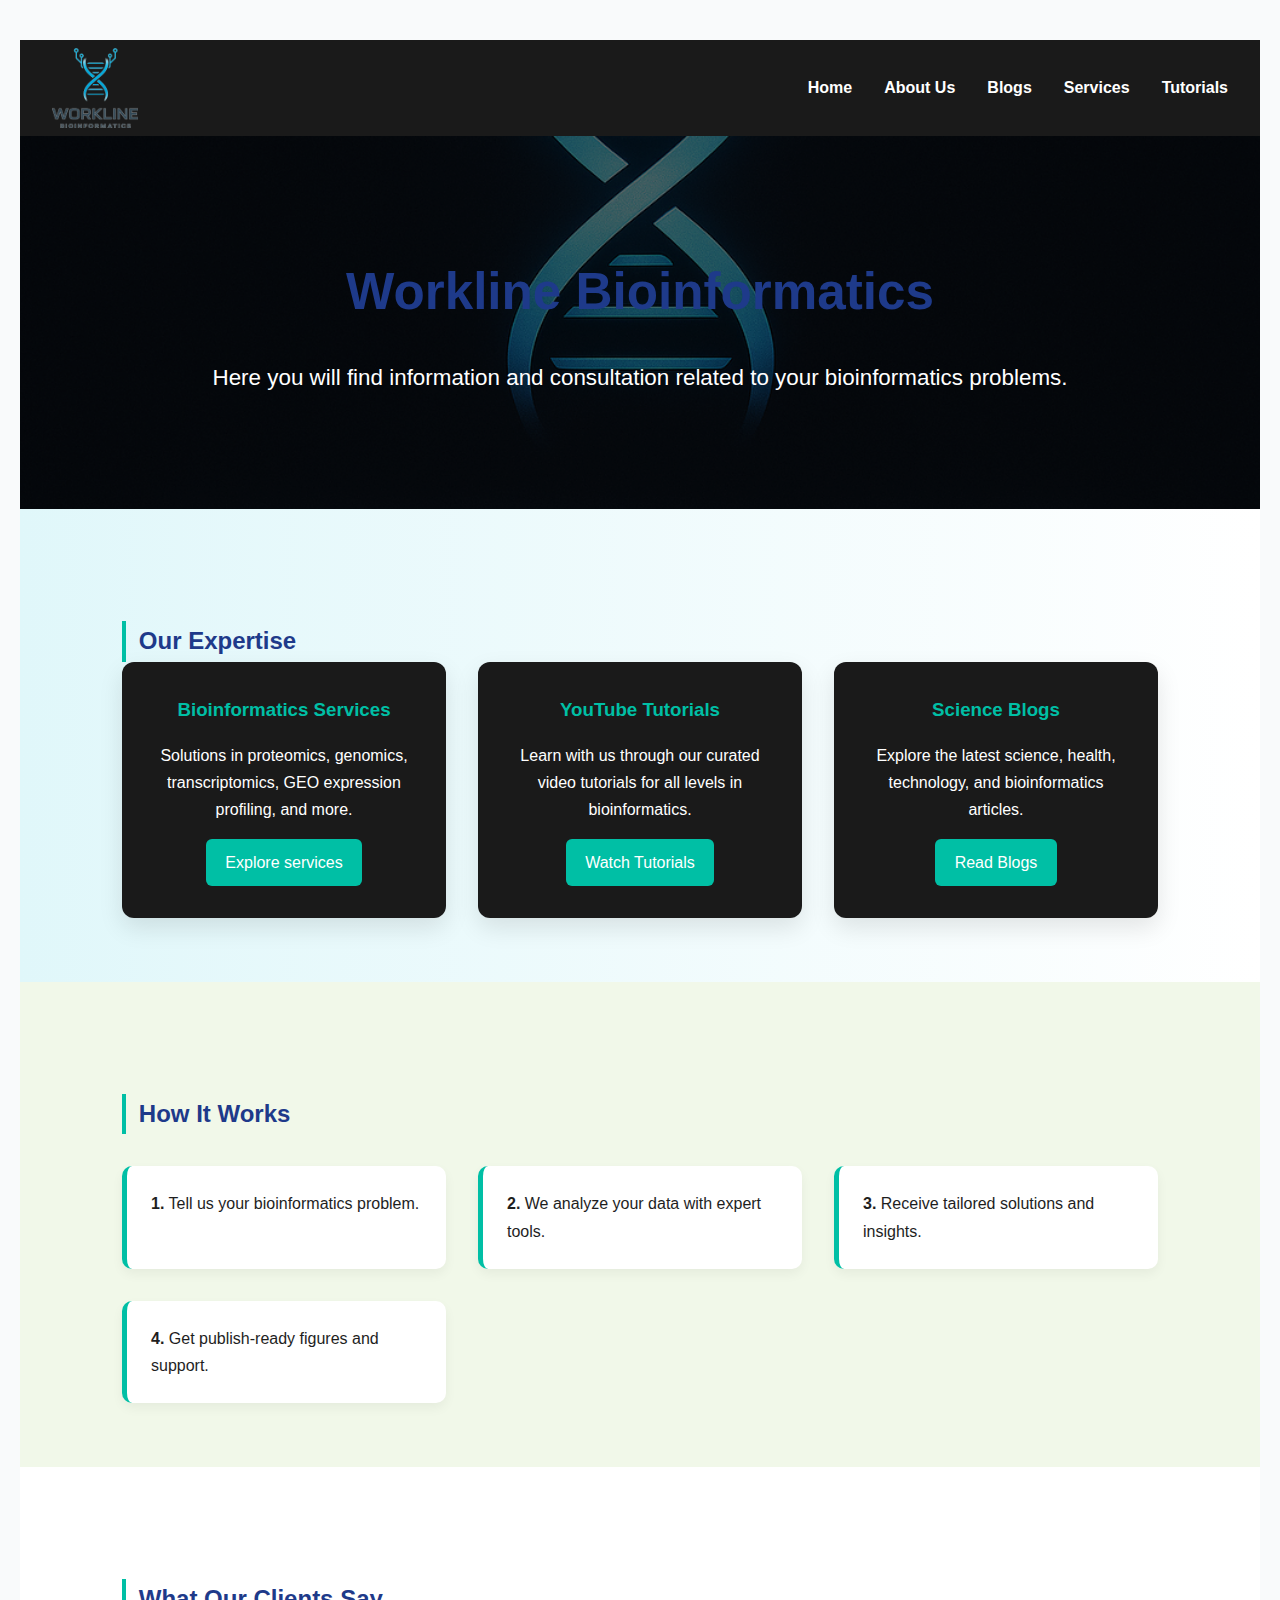
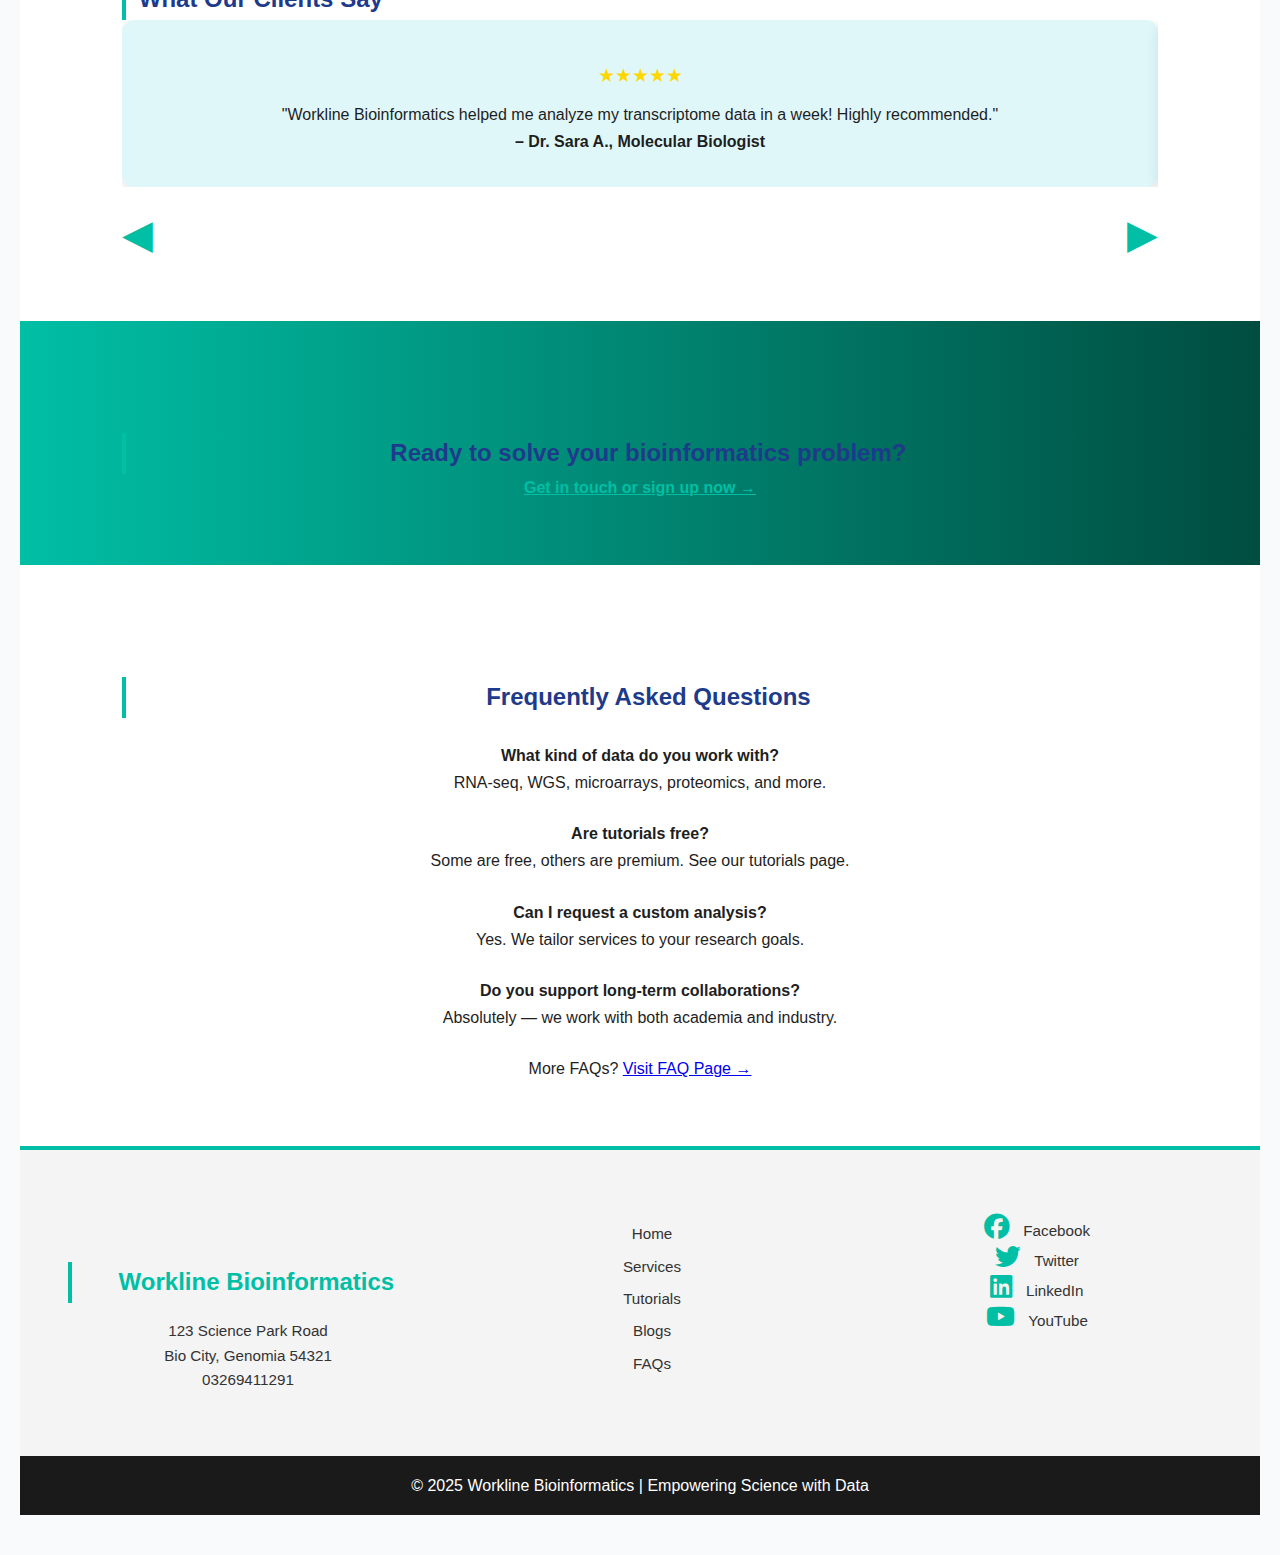
<file: Index.html>
<!DOCTYPE html>
<html lang="en">
<head>
  <meta charset="UTF-8" />
  <meta name="viewport" content="width=device-width, initial-scale=1.0" />
  <title>Workline Bioinformatics | Home</title>
  <link rel="stylesheet" href="https://cdnjs.cloudflare.com/ajax/libs/font-awesome/6.4.0/css/all.min.css" />
  <link rel="stylesheet" href="style_final.css" />
</head>
<body>
  <nav>
  <div class="nav-flex">
    <a href="index.html" class="logo">
      <img src="images/logo_transparent_1.png" alt="Workline Bioinformatics Logo">
    </a>
    <ul>
      <li><a href="index.html">Home</a></li>
      <li><a href="about.html">About Us</a></li>
      <li><a href="blogs.html">Blogs</a></li>
      <li><a href="services.html">Services</a></li>
      <li><a href="tutorials.html">Tutorials</a></li>
    </ul>
  </div>
</nav>

  <header id="hero" class="hero">
    <h1>Workline Bioinformatics</h1>
    <p>Here you will find information and consultation related to your bioinformatics problems.</p>
  </header>

  <div class="full-width-section features-bg"><section class="features section" data-animate>
    <h2>Our Expertise</h2>
    <div class="cards">
      <div class="card">
        <h3>Bioinformatics Services</h3>
        <p>Solutions in proteomics, genomics, transcriptomics, GEO expression profiling, and more.</p>
        <a href="services.html" class="button-link">Explore services</a>
      </div>
      <div class="card">
        <h3>YouTube Tutorials</h3>
        <p>Learn with us through our curated video tutorials for all levels in bioinformatics.</p>
        <a href="tutorials.html" class="button-link">Watch Tutorials</a>
      </div>
      <div class="card">
        <h3>Science Blogs</h3>
        <p>Explore the latest science, health, technology, and bioinformatics articles.</p>
        <a href="blogs.html" class="button-link">Read Blogs</a>
      </div>
    </div>
  </section></div>

  <div class="full-width-section how-bg"><section class="how-it-works section" data-animate>
    <h2>How It Works</h2>
    <div class="how-it-works-steps">
      <div class="how-it-works-step"><strong>1.</strong> Tell us your bioinformatics problem.</div>
      <div class="how-it-works-step"><strong>2.</strong> We analyze your data with expert tools.</div>
      <div class="how-it-works-step"><strong>3.</strong> Receive tailored solutions and insights.</div>
      <div class="how-it-works-step"><strong>4.</strong> Get publish-ready figures and support.</div>
    </div>
  </section></div>

  <div class="full-width-section testimonial-bg"><section class="testimonials section" data-animate>
    <h2>What Our Clients Say</h2>
    <div class="testimonial-wrapper">
      <div class="testimonial-container" id="testimonialSlider">
        <div class="testimonial-card">
          <div class="stars">★★★★★</div>
          <p>"Workline Bioinformatics helped me analyze my transcriptome data in a week! Highly recommended."</p>
          <strong>– Dr. Sara A., Molecular Biologist</strong>
        </div>
        <div class="testimonial-card">
          <div class="stars">★★★★★</div>
          <p>"Excellent tutorials, made complex genomics analysis approachable and easy."</p>
          <strong>– Prof. Liam N., Data Scientist</strong>
        </div>
        <div class="testimonial-card">
          <div class="stars">★★★★☆</div>
          <p>"Great consulting services and timely communication. Will use again!"</p>
          <strong>– Ms. Farah I., PhD Student</strong>
        </div>
      </div>
    </div>
    <div class="testimonial-nav">
      <button id="prevTestimonial">◀</button>
      <button id="nextTestimonial">▶</button>
    </div>
  </section></div>

  <div class="full-width-section cta-bg"><section class="cta section" data-animate>
    <h2>Ready to solve your bioinformatics problem?</h2>
    <p><a href="contact.html" style="color: var(--primary); font-weight: bold;">Get in touch or sign up now &rarr;</a></p>
  </section></div>

  <div class="full-width-section faq-bg"><section class="faq section" data-animate>
    <h2>Frequently Asked Questions</h2>
    <div class="faq-item">
      <strong>What kind of data do you work with?</strong>
      <p>RNA-seq, WGS, microarrays, proteomics, and more.</p>
    </div>
    <div class="faq-item">
      <strong>Are tutorials free?</strong>
      <p>Some are free, others are premium. See our tutorials page.</p>
    </div>
    <div class="faq-item">
      <strong>Can I request a custom analysis?</strong>
      <p>Yes. We tailor services to your research goals.</p>
    </div>
    <div class="faq-item">
      <strong>Do you support long-term collaborations?</strong>
      <p>Absolutely — we work with both academia and industry.</p>
    </div>
    <p>More FAQs? <a href="faq.html">Visit FAQ Page &rarr;</a></p>
  </section></div>

  

  

  

  <script src="script.js"></script>

<!-- Unified Footer Section -->
<footer class="footer-grid">
  <div class="footer-column left">
    <h2>Workline Bioinformatics</h2>
    <p>123 Science Park Road<br>Bio City, Genomia 54321<br>03269411291</p>
  </div>

  <div class="footer-column center">
    <ul>
      <li><a href="#hero">Home</a></li>
      <li><a href="features.html">Services</a></li>
      <li><a href="tutorials.html">Tutorials</a></li>
      <li><a href="blogs.html">Blogs</a></li>
      <li><a href="faq.html">FAQs</a></li>
    </ul>
  </div>

  <div class="footer-column right">
    <div class="social-icons">
      <a href="#"><i class="fab fa-facebook"></i> Facebook</a><br>
      <a href="#"><i class="fab fa-twitter"></i> Twitter</a><br>
      <a href="#"><i class="fab fa-linkedin"></i> LinkedIn</a><br>
      <a href="#"><i class="fab fa-youtube"></i> YouTube</a>
    </div>
  </div>
</footer>
<div class="footer-bottom">
  <p>&copy; 2025 Workline Bioinformatics | Empowering Science with Data</p>
</div>
</body>
</html>
</file>
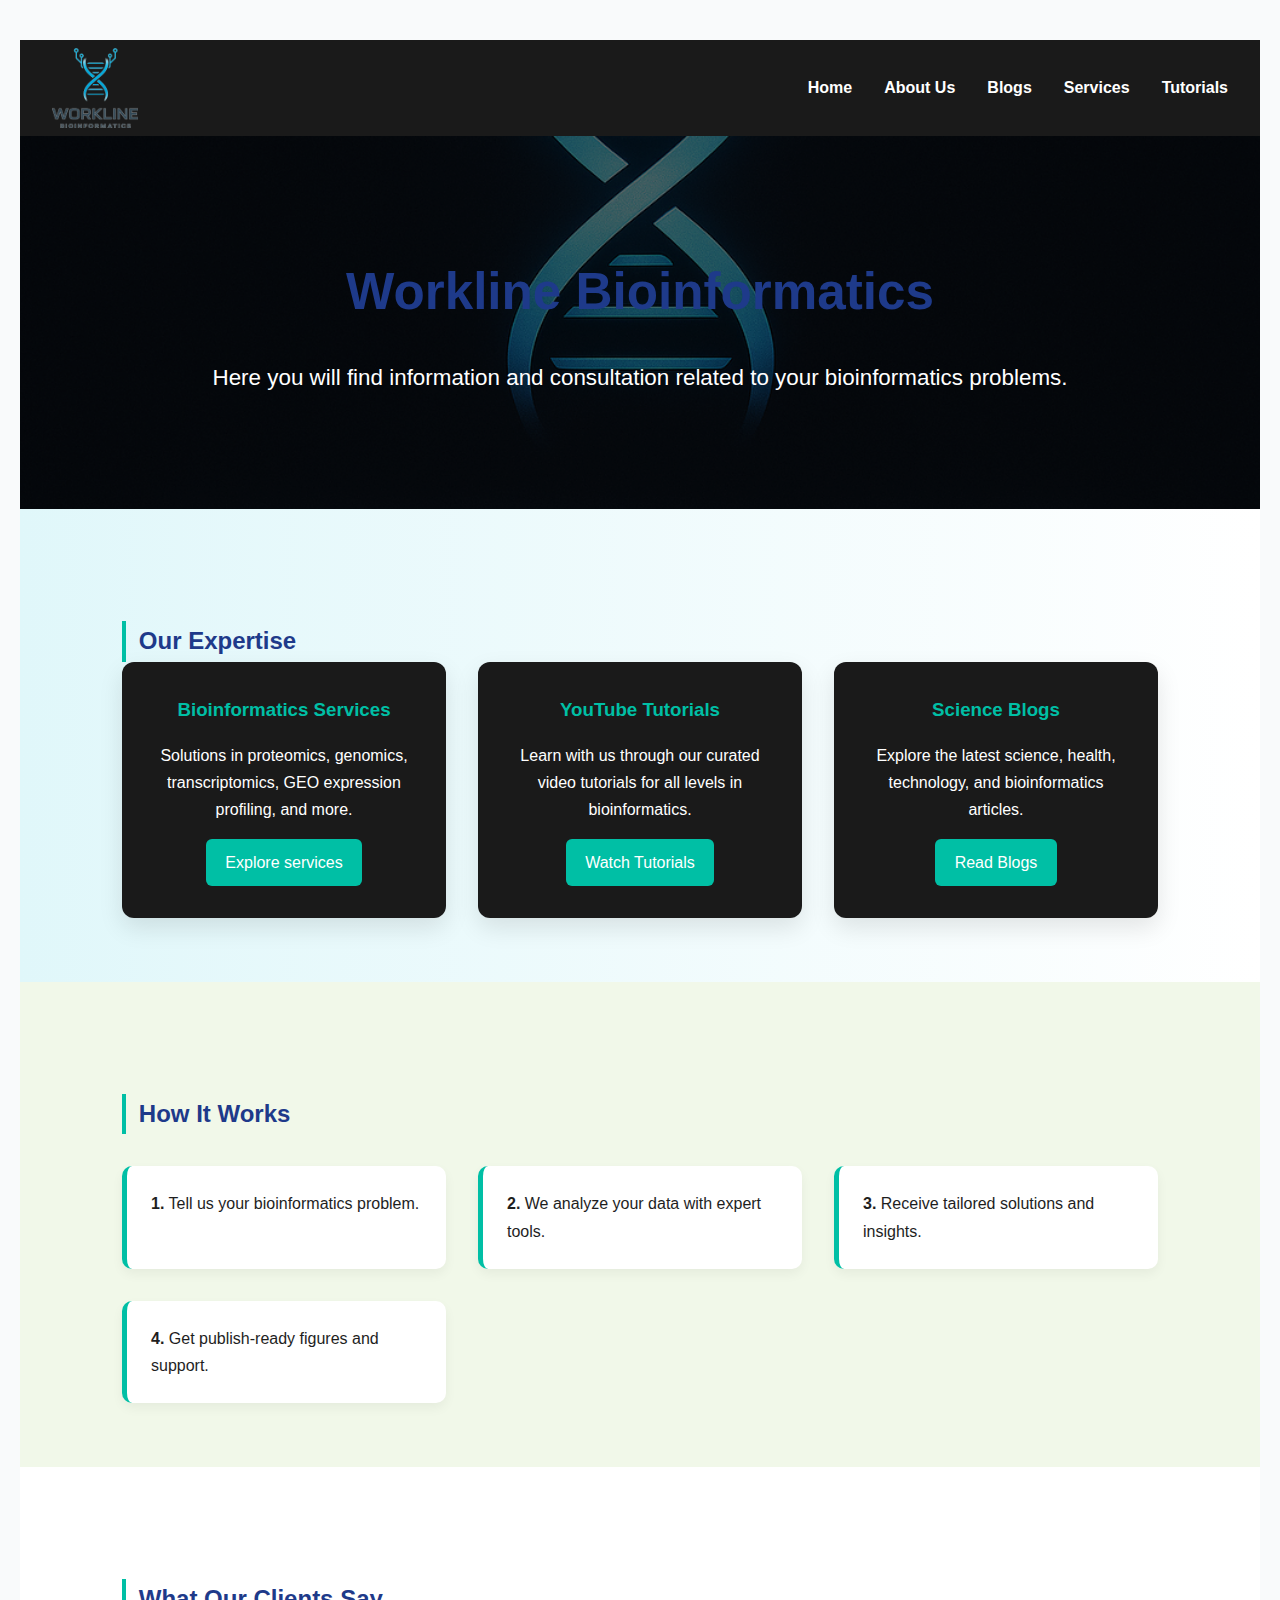
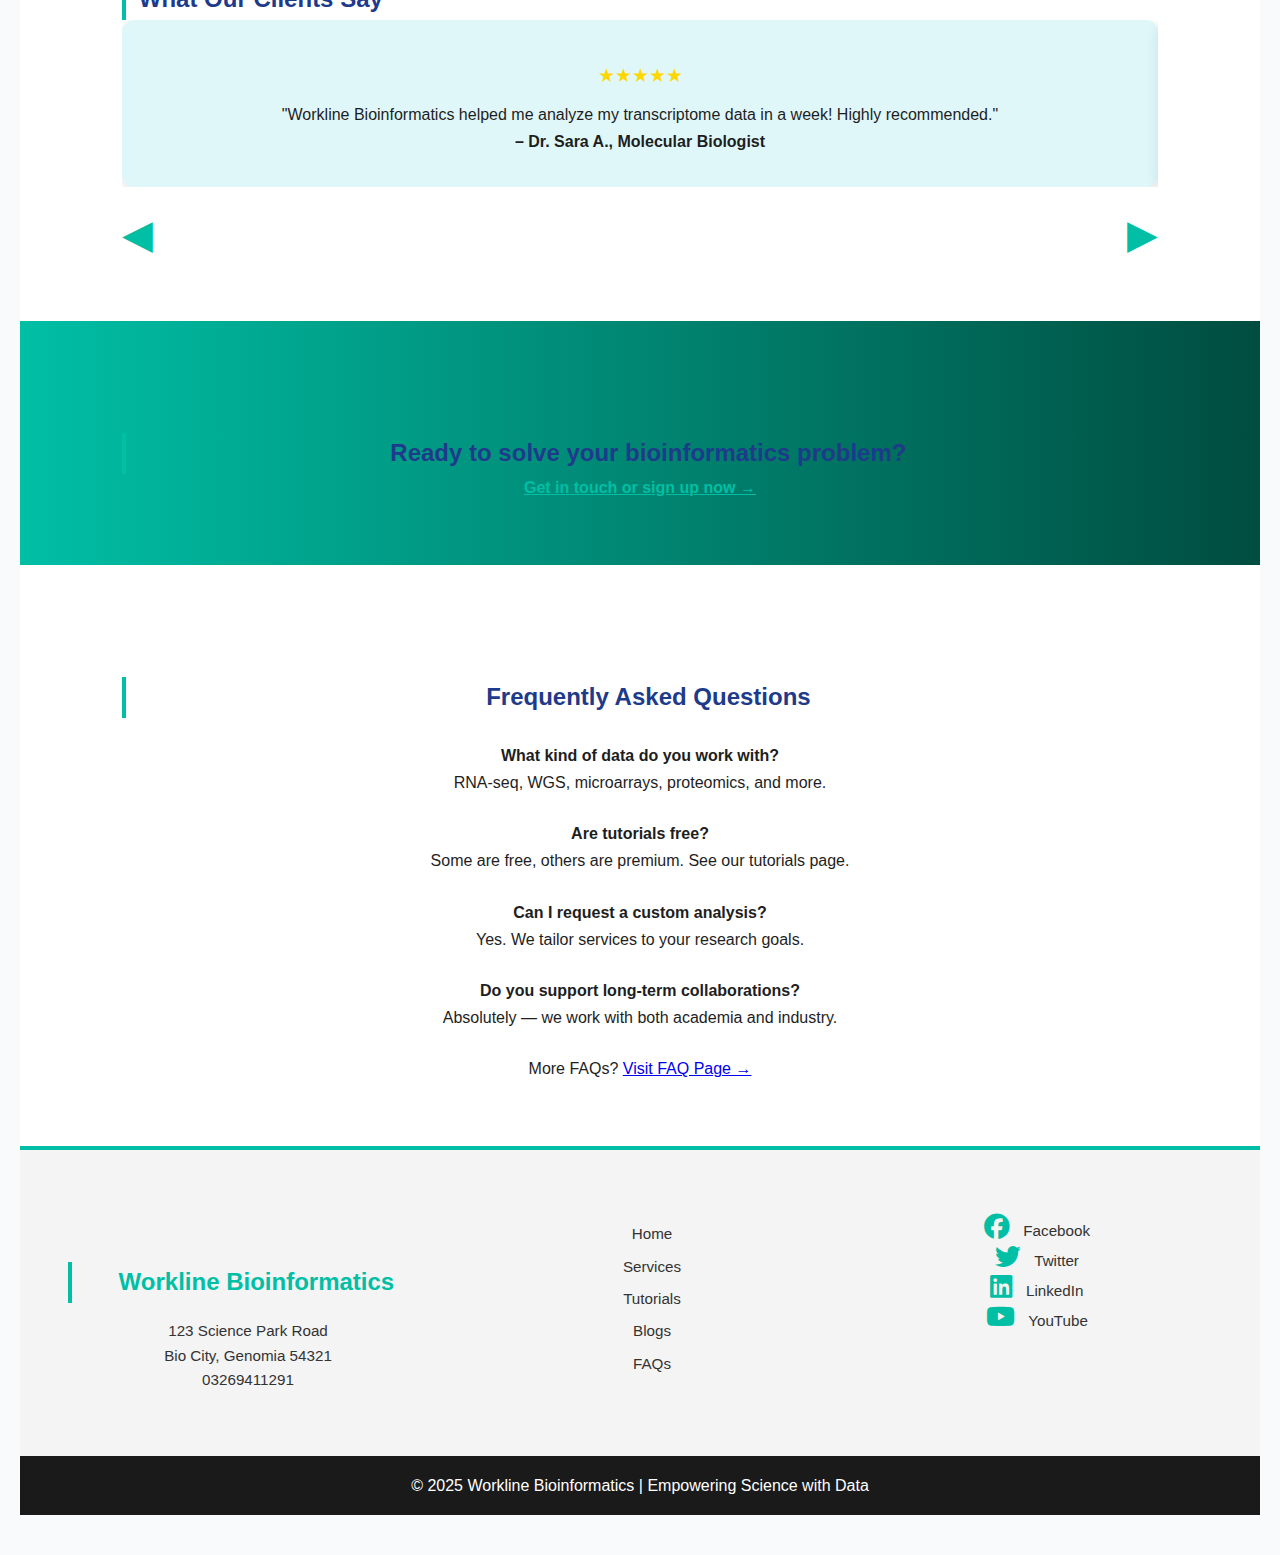
<file: index.html>
<!DOCTYPE html>
<html lang="en">
<head>
  <meta charset="UTF-8" />
  <meta name="viewport" content="width=device-width, initial-scale=1.0" />
  <title>Workline Bioinformatics | Home</title>
  <link rel="stylesheet" href="https://cdnjs.cloudflare.com/ajax/libs/font-awesome/6.4.0/css/all.min.css" />
  <link rel="stylesheet" href="style_final.css" />
  <link rel="icon" type="image/png" sizes="32x32" href="images/favicon-32x32.png">
</head>
<body>
  <nav>
  <div class="nav-flex">
    <a href="index.html" class="logo">
      <img src="images/logo_transparent_1.png" alt="Workline Bioinformatics Logo">
    </a>
    <ul>
      <li><a href="index.html">Home</a></li>
      <li><a href="about.html">About Us</a></li>
      <li><a href="blogs.html">Blogs</a></li>
      <li><a href="services.html">Services</a></li>
      <li><a href="tutorials.html">Tutorials</a></li>
    </ul>
  </div>
</nav>

  <header id="hero" class="hero">
    <h1>Workline Bioinformatics</h1>
    <p>Here you will find information and consultation related to your bioinformatics problems.</p>
  </header>

  <div class="full-width-section features-bg"><section class="features section" data-animate>
    <h2>Our Expertise</h2>
    <div class="cards">
      <div class="card">
        <h3>Bioinformatics Services</h3>
        <p>Solutions in proteomics, genomics, transcriptomics, GEO expression profiling, and more.</p>
        <a href="services.html" class="button-link">Explore services</a>
      </div>
      <div class="card">
        <h3>YouTube Tutorials</h3>
        <p>Learn with us through our curated video tutorials for all levels in bioinformatics.</p>
        <a href="tutorials.html" class="button-link">Watch Tutorials</a>
      </div>
      <div class="card">
        <h3>Science Blogs</h3>
        <p>Explore the latest science, health, technology, and bioinformatics articles.</p>
        <a href="blogs.html" class="button-link">Read Blogs</a>
      </div>
    </div>
  </section></div>

  <div class="full-width-section how-bg"><section class="how-it-works section" data-animate>
    <h2>How It Works</h2>
    <div class="how-it-works-steps">
      <div class="how-it-works-step"><strong>1.</strong> Tell us your bioinformatics problem.</div>
      <div class="how-it-works-step"><strong>2.</strong> We analyze your data with expert tools.</div>
      <div class="how-it-works-step"><strong>3.</strong> Receive tailored solutions and insights.</div>
      <div class="how-it-works-step"><strong>4.</strong> Get publish-ready figures and support.</div>
    </div>
  </section></div>

  <div class="full-width-section testimonial-bg"><section class="testimonials section" data-animate>
    <h2>What Our Clients Say</h2>
    <div class="testimonial-wrapper">
      <div class="testimonial-container" id="testimonialSlider">
        <div class="testimonial-card">
          <div class="stars">★★★★★</div>
          <p>"Workline Bioinformatics helped me analyze my transcriptome data in a week! Highly recommended."</p>
          <strong>– Dr. Sara A., Molecular Biologist</strong>
        </div>
        <div class="testimonial-card">
          <div class="stars">★★★★★</div>
          <p>"Excellent tutorials, made complex genomics analysis approachable and easy."</p>
          <strong>– Prof. Liam N., Data Scientist</strong>
        </div>
        <div class="testimonial-card">
          <div class="stars">★★★★☆</div>
          <p>"Great consulting services and timely communication. Will use again!"</p>
          <strong>– Ms. Farah I., PhD Student</strong>
        </div>
      </div>
    </div>
    <div class="testimonial-nav">
      <button id="prevTestimonial">◀</button>
      <button id="nextTestimonial">▶</button>
    </div>
  </section></div>

  <div class="full-width-section cta-bg"><section class="cta section" data-animate>
    <h2>Ready to solve your bioinformatics problem?</h2>
    <p><a href="contact.html" style="color: var(--primary); font-weight: bold;">Get in touch or sign up now &rarr;</a></p>
  </section></div>

  <div class="full-width-section faq-bg"><section class="faq section" data-animate>
    <h2>Frequently Asked Questions</h2>
    <div class="faq-item">
      <strong>What kind of data do you work with?</strong>
      <p>RNA-seq, WGS, microarrays, proteomics, and more.</p>
    </div>
    <div class="faq-item">
      <strong>Are tutorials free?</strong>
      <p>Some are free, others are premium. See our tutorials page.</p>
    </div>
    <div class="faq-item">
      <strong>Can I request a custom analysis?</strong>
      <p>Yes. We tailor services to your research goals.</p>
    </div>
    <div class="faq-item">
      <strong>Do you support long-term collaborations?</strong>
      <p>Absolutely — we work with both academia and industry.</p>
    </div>
    <p>More FAQs? <a href="faq.html">Visit FAQ Page &rarr;</a></p>
  </section></div>

  

  

  

  <script src="script.js"></script>

<!-- Unified Footer Section -->
<footer class="footer-grid">
  <div class="footer-column left">
    <h2>Workline Bioinformatics</h2>
    <p>123 Science Park Road<br>Bio City, Genomia 54321<br>03269411291</p>
  </div>

  <div class="footer-column center">
    <ul>
      <li><a href="#hero">Home</a></li>
      <li><a href="features.html">Services</a></li>
      <li><a href="tutorials.html">Tutorials</a></li>
      <li><a href="blogs.html">Blogs</a></li>
      <li><a href="faq.html">FAQs</a></li>
    </ul>
  </div>

  <div class="footer-column right">
    <div class="social-icons">
      <a href="#"><i class="fab fa-facebook"></i> Facebook</a><br>
      <a href="#"><i class="fab fa-twitter"></i> Twitter</a><br>
      <a href="#"><i class="fab fa-linkedin"></i> LinkedIn</a><br>
      <a href="#"><i class="fab fa-youtube"></i> YouTube</a>
    </div>
  </div>
</footer>
<div class="footer-bottom">
  <p>&copy; 2025 Workline Bioinformatics | Empowering Science with Data</p>
</div>
</body>
</html>
</file>
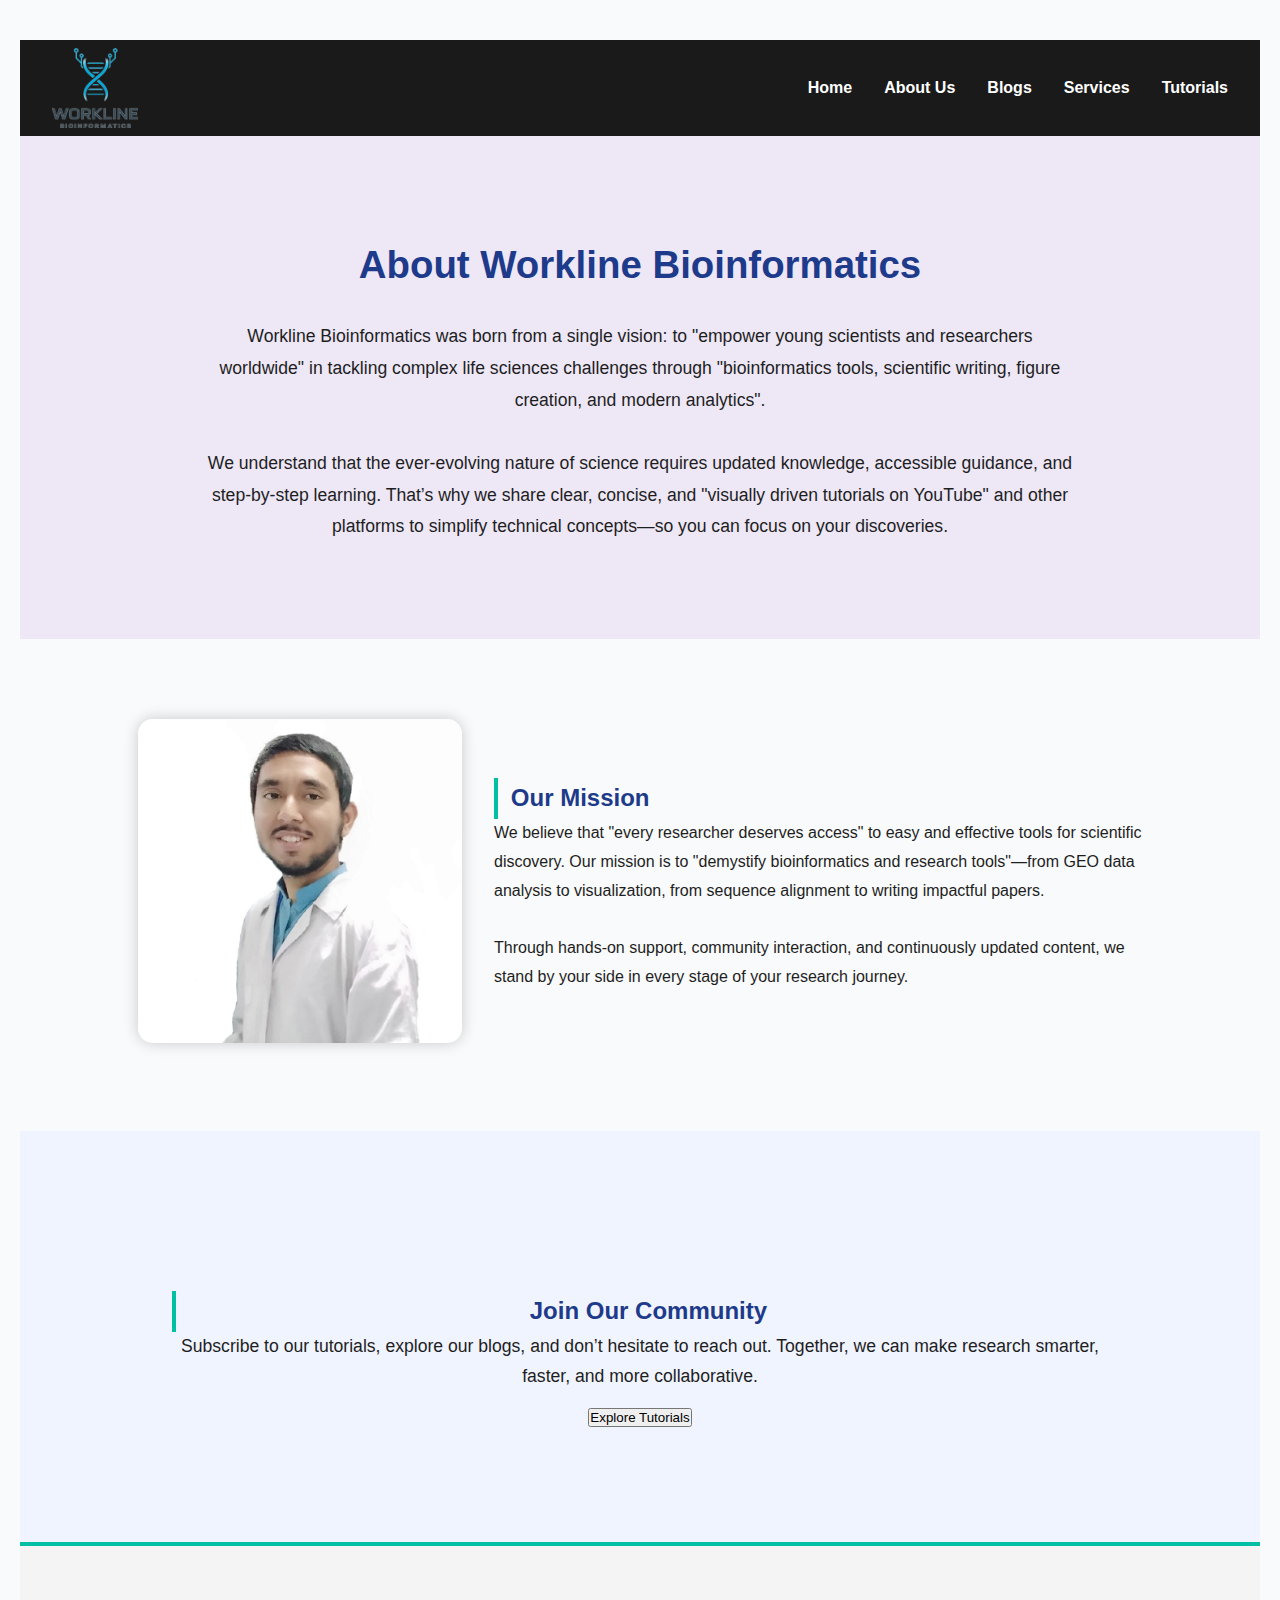
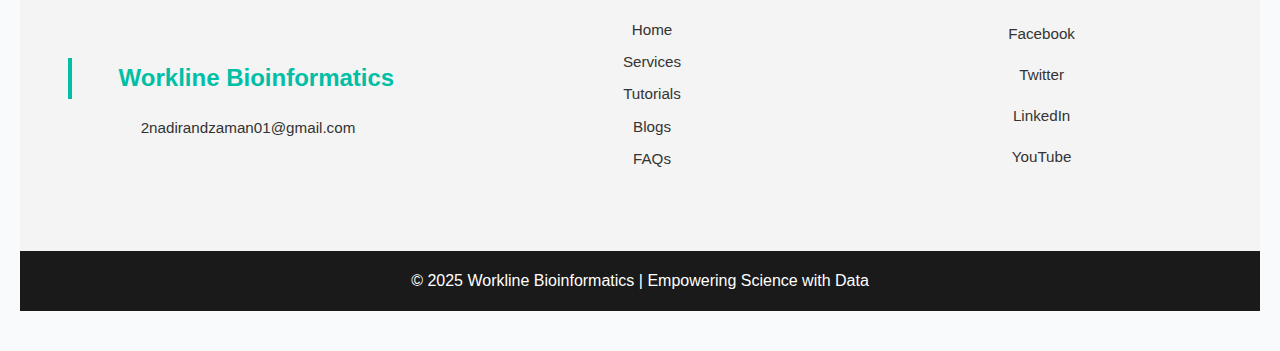
<file: about.html>
<!DOCTYPE html>
<html lang="en">
<head>
  <meta charset="UTF-8" />
  <meta name="viewport" content="width=device-width, initial-scale=1.0"/>
  <title>Workline Bioinformatics | About Us</title>
  <link rel="stylesheet" href="style_final.css" />
</head>
<body>

  <nav>
  <div class="nav-flex">
    <a href="index.html" class="logo">
      <img src="images/logo_transparent_1.png" alt="Workline Bioinformatics Logo">
    </a>
    <ul>
      <li><a href="index.html">Home</a></li>
      <li><a href="about.html">About Us</a></li>
      <li><a href="blogs.html">Blogs</a></li>
      <li><a href="services.html">Services</a></li>
      <li><a href="tutorials.html">Tutorials</a></li>
    </ul>
  </div>
</nav>

  <!-- Hero Section -->
  <div class="full-width-section about-bg">
    <section class="section" style="max-width: 1000px; margin: auto;" data-animate>
      <div style="text-align: center; padding: 2rem;">
        <h1>About Workline Bioinformatics</h1>
        <p style="font-size: 1.1rem; line-height: 1.8;">
          Workline Bioinformatics was born from a single vision: to "empower young scientists and researchers worldwide" in tackling complex life sciences challenges through "bioinformatics tools, scientific writing, figure creation, and modern analytics". 
          <br><br>
          We understand that the ever-evolving nature of science requires updated knowledge, accessible guidance, and step-by-step learning. That’s why we share clear, concise, and "visually driven tutorials on YouTube" and other platforms to simplify technical concepts—so you can focus on your discoveries.
        </p>
      </div>
    </section>
  </div>

  <!-- Image + Vision -->
  <section class="section" style="display: flex; flex-wrap: wrap; align-items: center; justify-content: space-around; max-width: 1100px; margin: auto;" data-animate>
    <div style="flex: 1; min-width: 280px; max-width: 400px; padding: 1rem;">
      <img src="images/profile.jpg" alt="Founder Image" style="width: 100%; border-radius: 15px; box-shadow: 0 0 15px rgba(0,0,0,0.2);" />
    </div>
    <div style="flex: 2; min-width: 300px; padding: 1rem;">
      <h2 style="margin-top: 0;">Our Mission</h2>
      <p style="font-size: 1rem; line-height: 1.8;">
        We believe that "every researcher deserves access" to easy and effective tools for scientific discovery. Our mission is to "demystify bioinformatics and research tools"—from GEO data analysis to visualization, from sequence alignment to writing impactful papers. 
        <br><br>
        Through hands-on support, community interaction, and continuously updated content, we stand by your side in every stage of your research journey.
      </p>
    </div>
  </section>

  <!-- Call to Action -->
  <div class="full-width-section" style="background-color: #f0f4ff; padding: 3rem 1rem;" data-animate>
    <section class="section" style="max-width: 1000px; margin: auto; text-align: center;">
      <h2>Join Our Community</h2>
      <p style="font-size: 1.1rem;">
        Subscribe to our tutorials, explore our blogs, and don’t hesitate to reach out. Together, we can make research smarter, faster, and more collaborative.
      </p>
      <a href="tutorials.html"><button style="margin-top: 1rem;">Explore Tutorials</button></a>
    </section>
  </div>

<!-- Footer -->
  <footer class="footer-grid">
    <div class="footer-column left">
      <h2>Workline Bioinformatics</h2>
        <a href="mailto:2nadirandzaman01@gmail.com">2nadirandzaman01@gmail.com</a>
      </p>
    </div>
    <div class="footer-column center">
      <ul>
        <li><a href="index.html#hero">Home</a></li>
        <li><a href="services.html">Services</a></li>
        <li><a href="tutorials.html">Tutorials</a></li>
        <li><a href="blogs.html">Blogs</a></li>
        <li><a href="faq.html">FAQs</a></li>
      </ul>
    </div>
    <div class="footer-column right">
      <div class="social-icons">
        <a href="#"><i class="fab fa-facebook"></i> Facebook</a><br>
        <a href="#"><i class="fab fa-twitter"></i> Twitter</a><br>
        <a href="#"><i class="fab fa-linkedin"></i> LinkedIn</a><br>
        <a href="#"><i class="fab fa-youtube"></i> YouTube</a>
      </div>
    </div>
  </footer>

  <div class="footer-bottom">
    <p>&copy; 2025 Workline Bioinformatics | Empowering Science with Data</p>
  </div>

</body>
</html>
</file>
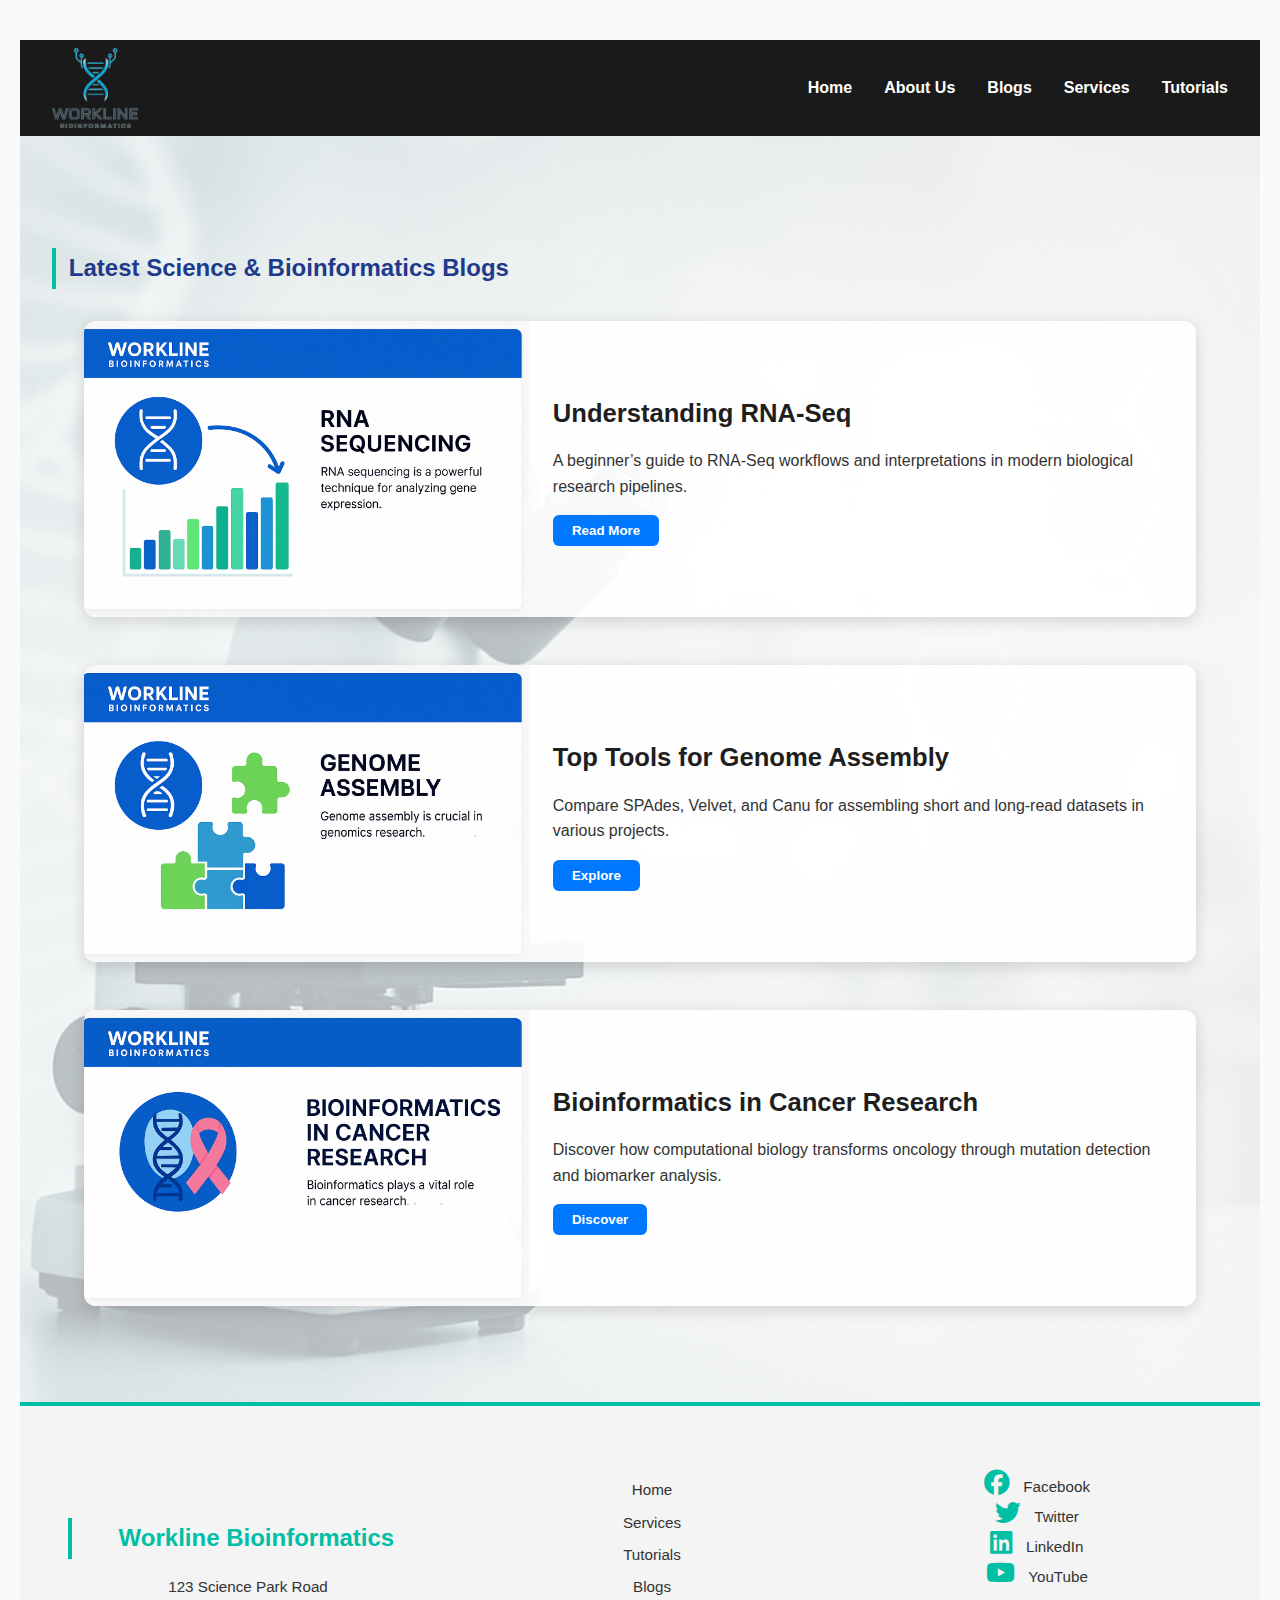
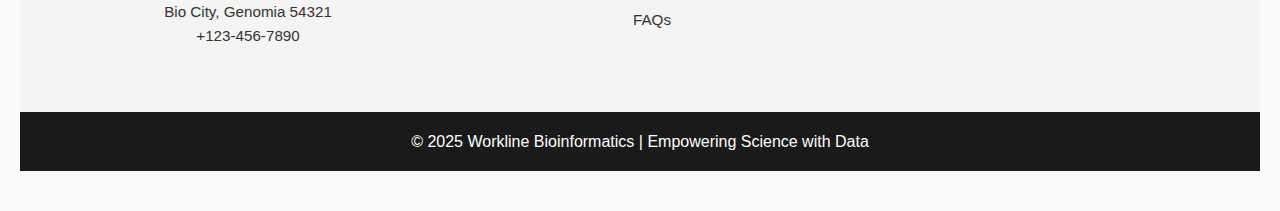
<file: blogs.html>
<!DOCTYPE html> 
<html lang="en">
<head>
  <meta charset="UTF-8" />
  <meta name="viewport" content="width=device-width, initial-scale=1.0"/>
  <title>Workline Bioinformatics | Blogs</title>
  <link rel="stylesheet" href="style_final.css" />
  <link rel="stylesheet" href="https://cdnjs.cloudflare.com/ajax/libs/font-awesome/6.4.0/css/all.min.css"/>
</head>
<body>
  <nav>
  <div class="nav-flex">
    <a href="index.html" class="logo">
      <img src="images/logo_transparent_1.png" alt="Workline Bioinformatics Logo">
    </a>
    <ul>
      <li><a href="index.html">Home</a></li>
      <li><a href="about.html">About Us</a></li>
      <li><a href="blogs.html">Blogs</a></li>
      <li><a href="services.html">Services</a></li>
      <li><a href="tutorials.html">Tutorials</a></li>
    </ul>
  </div>
</nav>

<div class="full-width-section faq-bg" style="background: url('images/blog-bg.png') no-repeat center center/cover; background-color: rgba(255, 255, 255, 0.7); background-blend-mode: overlay;">
  <section class="section" data-animate>
    <h2 class="section-title">Latest Science & Bioinformatics Blogs</h2>

    <div class="blog-list">

      <div class="blog-item"> 
  <img src="images/rna_seq.png" alt="RNA-Seq" class="blog-img">
  <div class="blog-content">
    <h3>Understanding RNA-Seq</h3>
    <p>A beginner’s guide to RNA-Seq workflows and interpretations in modern biological research pipelines.</p>
    <a href="Blogs/rna_seq_blog.html"><button>Read More</button></a>
  </div>
</div>

<div class="blog-item">
  <img src="images/genome_assembly.png" alt="Genome Assembly" class="blog-img">
  <div class="blog-content">
    <h3>Top Tools for Genome Assembly</h3>
    <p>Compare SPAdes, Velvet, and Canu for assembling short and long-read datasets in various projects.</p>
    <a href="Blogs/genome-assembly.html"><button>Explore</button></a>
  </div>
</div>

<div class="blog-item">
  <img src="images/cancer_bioinformatics.png" alt="Cancer Research" class="blog-img">
  <div class="blog-content">
    <h3>Bioinformatics in Cancer Research</h3>
    <p>Discover how computational biology transforms oncology through mutation detection and biomarker analysis.</p>
    <a href="Blogs/cancer-bioinformatics.html"><button>Discover</button></a>
  </div>
</div>

    </div>
  </section>
</div>


  <footer class="footer-grid">
    <div class="footer-column left">
      <h2>Workline Bioinformatics</h2>
      <p>
        123 Science Park Road<br>
        Bio City, Genomia 54321<br>
        +123-456-7890
      </p>
    </div>
    <div class="footer-column center">
      <ul>
        <li><a href="index.html#hero">Home</a></li>
        <li><a href="services.html">Services</a></li>
        <li><a href="tutorials.html">Tutorials</a></li>
        <li><a href="blogs.html">Blogs</a></li>
        <li><a href="faq.html">FAQs</a></li>
      </ul>
    </div>
    <div class="footer-column right">
      <div class="social-icons">
        <a href="#"><i class="fab fa-facebook"></i> Facebook</a><br>
        <a href="#"><i class="fab fa-twitter"></i> Twitter</a><br>
        <a href="#"><i class="fab fa-linkedin"></i> LinkedIn</a><br>
        <a href="#"><i class="fab fa-youtube"></i> YouTube</a>
      </div>
    </div>
  </footer>
  <div class="footer-bottom">
    <p>&copy; 2025 Workline Bioinformatics | Empowering Science with Data</p>
  </div>
</body>
</html>
</file>
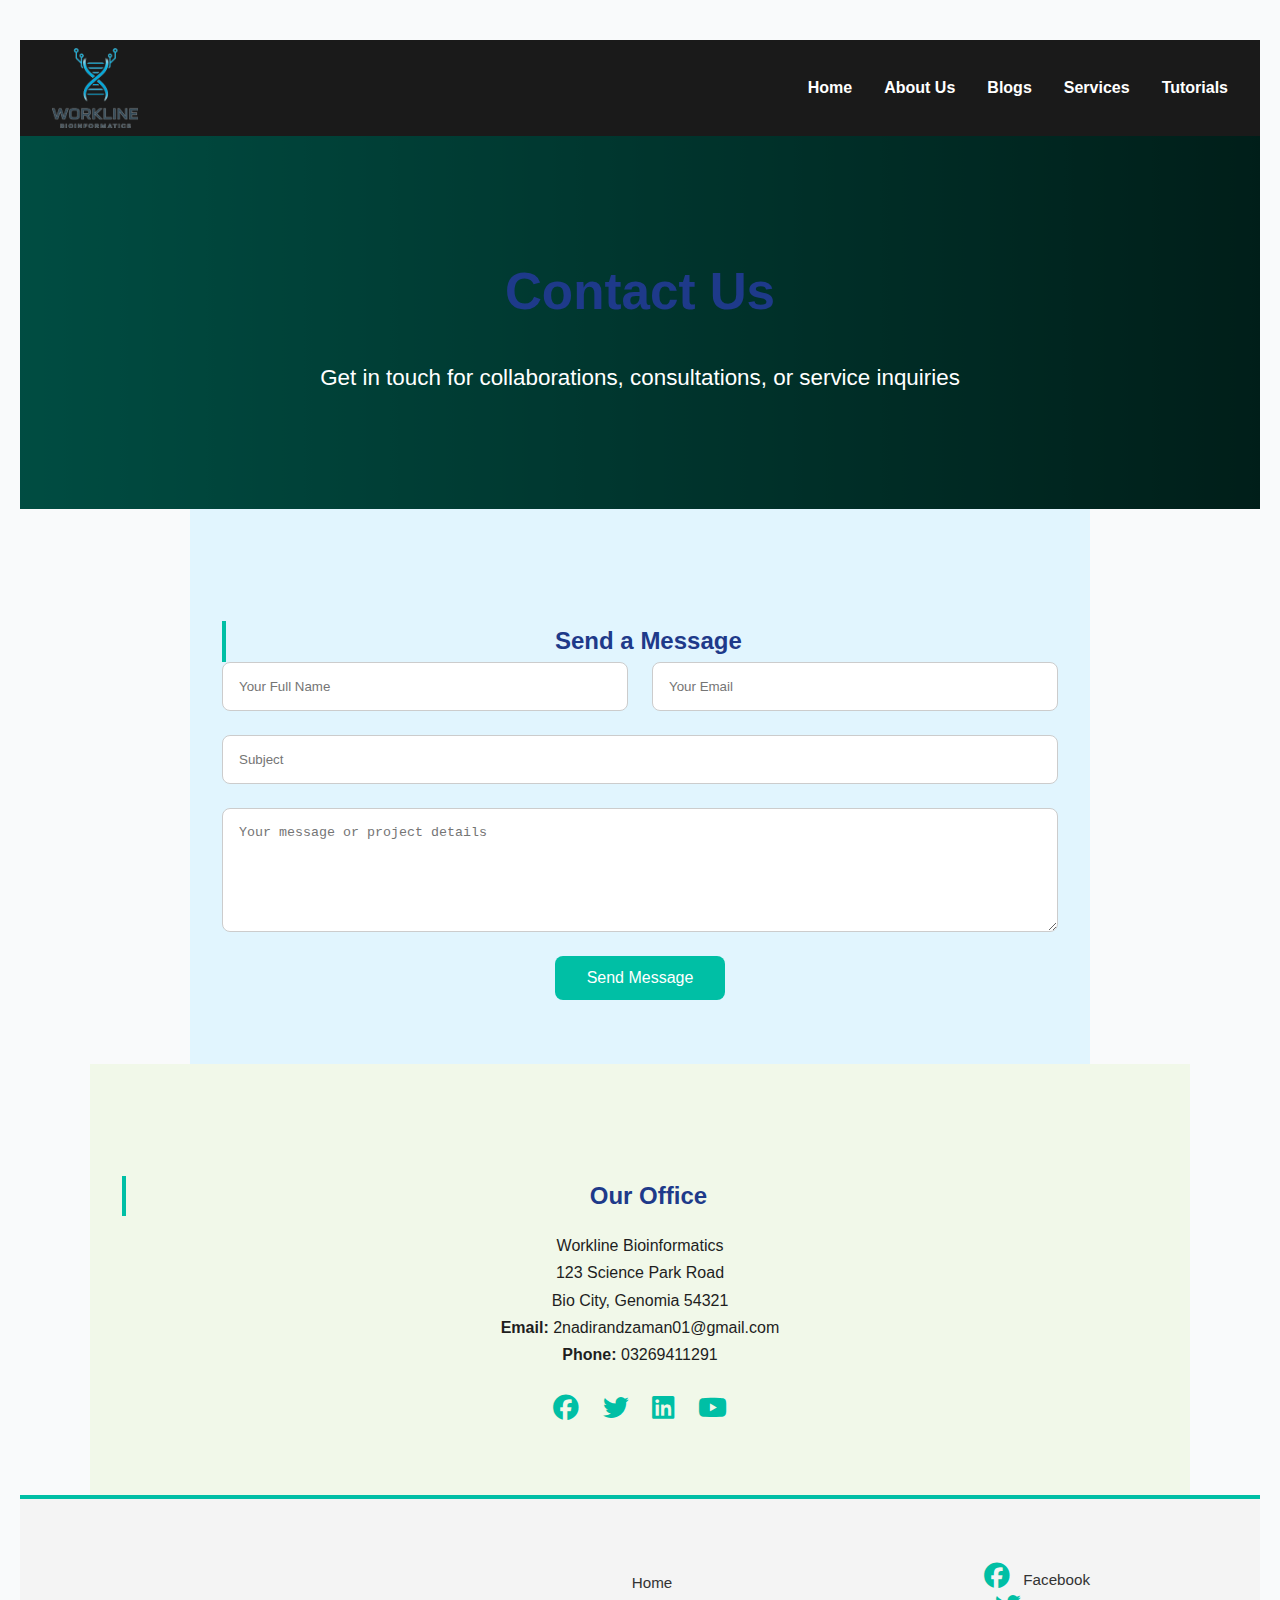
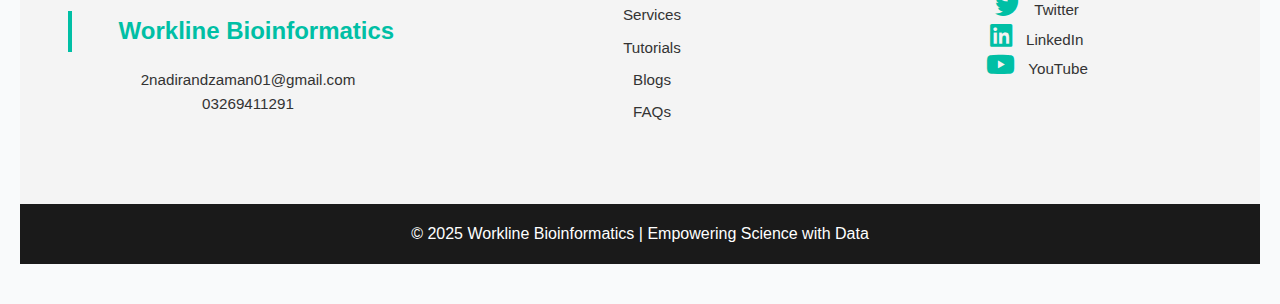
<file: contact.html>
<!DOCTYPE html>
<html lang="en">
<head>
  <meta charset="UTF-8" />
  <meta name="viewport" content="width=device-width, initial-scale=1.0"/>
  <title>Contact Us | Workline Bioinformatics</title>
  <link rel="stylesheet" href="style_final.css" />
  <link rel="stylesheet" href="https://cdnjs.cloudflare.com/ajax/libs/font-awesome/6.4.0/css/all.min.css" />
</head>
<body>

  <!-- Navigation -->
  <nav>
    <div class="nav-flex">
      <a href="index.html" class="logo">
        <img src="images/logo_transparent_1.png" alt="Workline Bioinformatics Logo">
      </a>
      <ul>
        <li><a href="index.html">Home</a></li>
        <li><a href="about.html">About Us</a></li>
        <li><a href="blogs.html">Blogs</a></li>
        <li><a href="services.html">Services</a></li>
        <li><a href="tutorials.html">Tutorials</a></li>
      </ul>
    </div>
  </nav>

  <!-- Header -->
  <header class="hero" style="background: linear-gradient(to right, #00bfa5, #004d40); color: white;">
    <h1>Contact Us</h1>
    <p>Get in touch for collaborations, consultations, or service inquiries</p>
  </header>

  <!-- Contact Form -->
  <section class="contact contact-bg section" style="max-width: 900px; margin: auto;">
    <h2>Send a Message</h2>
    <form action="https://formspree.io/f/xdkdgpva" method="POST">
  <div style="display: flex; flex-wrap: wrap; gap: 1.5rem;">
    <input type="text" name="name" placeholder="Your Full Name" required style="flex: 1 1 48%; padding: 1rem; border-radius: 8px; border: 1px solid #ccc;">
    <input type="email" name="email" placeholder="Your Email" required style="flex: 1 1 48%; padding: 1rem; border-radius: 8px; border: 1px solid #ccc;">
    <input type="text" name="subject" placeholder="Subject" style="flex: 1 1 100%; padding: 1rem; border-radius: 8px; border: 1px solid #ccc;">
    <textarea name="message" placeholder="Your message or project details" rows="6" required style="flex: 1 1 100%; padding: 1rem; border-radius: 8px; border: 1px solid #ccc;"></textarea>
  </div>
  <button type="submit" style="margin-top: 1.5rem; padding: 0.8rem 2rem; background: var(--primary); color: white; border: none; border-radius: 8px; cursor: pointer; font-size: 1rem;">Send Message</button>
</form>
  </section>

  <!-- Office Info -->
  <section class="about section" style="background: #f1f8e9; text-align: center;">
    <h2>Our Office</h2>
    <p style="margin-top: 1rem;">Workline Bioinformatics<br>123 Science Park Road<br>Bio City, Genomia 54321</p>
    <p><strong>Email:</strong> 2nadirandzaman01@gmail.com<br><strong>Phone:</strong> 03269411291</p>
    <div class="social-links">
      <a href="#"><i class="fab fa-facebook"></i></a>
      <a href="#"><i class="fab fa-twitter"></i></a>
      <a href="#"><i class="fab fa-linkedin"></i></a>
      <a href="#"><i class="fab fa-youtube"></i></a>
    </div>
  </section>

  <!-- Footer -->
  <footer class="footer-grid">
    <div class="footer-column left">
      <h2>Workline Bioinformatics</h2>
      <p>2nadirandzaman01@gmail.com<br>03269411291</p>
    </div>

    <div class="footer-column center">
      <ul>
        <li><a href="index.html">Home</a></li>
        <li><a href="services.html">Services</a></li>
        <li><a href="tutorials.html">Tutorials</a></li>
        <li><a href="blogs.html">Blogs</a></li>
        <li><a href="faq.html">FAQs</a></li>
      </ul>
    </div>

    <div class="footer-column right">
      <div class="social-icons">
        <a href="#"><i class="fab fa-facebook"></i> Facebook</a><br>
        <a href="#"><i class="fab fa-twitter"></i> Twitter</a><br>
        <a href="#"><i class="fab fa-linkedin"></i> LinkedIn</a><br>
        <a href="#"><i class="fab fa-youtube"></i> YouTube</a>
      </div>
    </div>
  </footer>
  <div class="footer-bottom">
    <p>&copy; 2025 Workline Bioinformatics | Empowering Science with Data</p>
  </div>

</body>
</html>
</file>
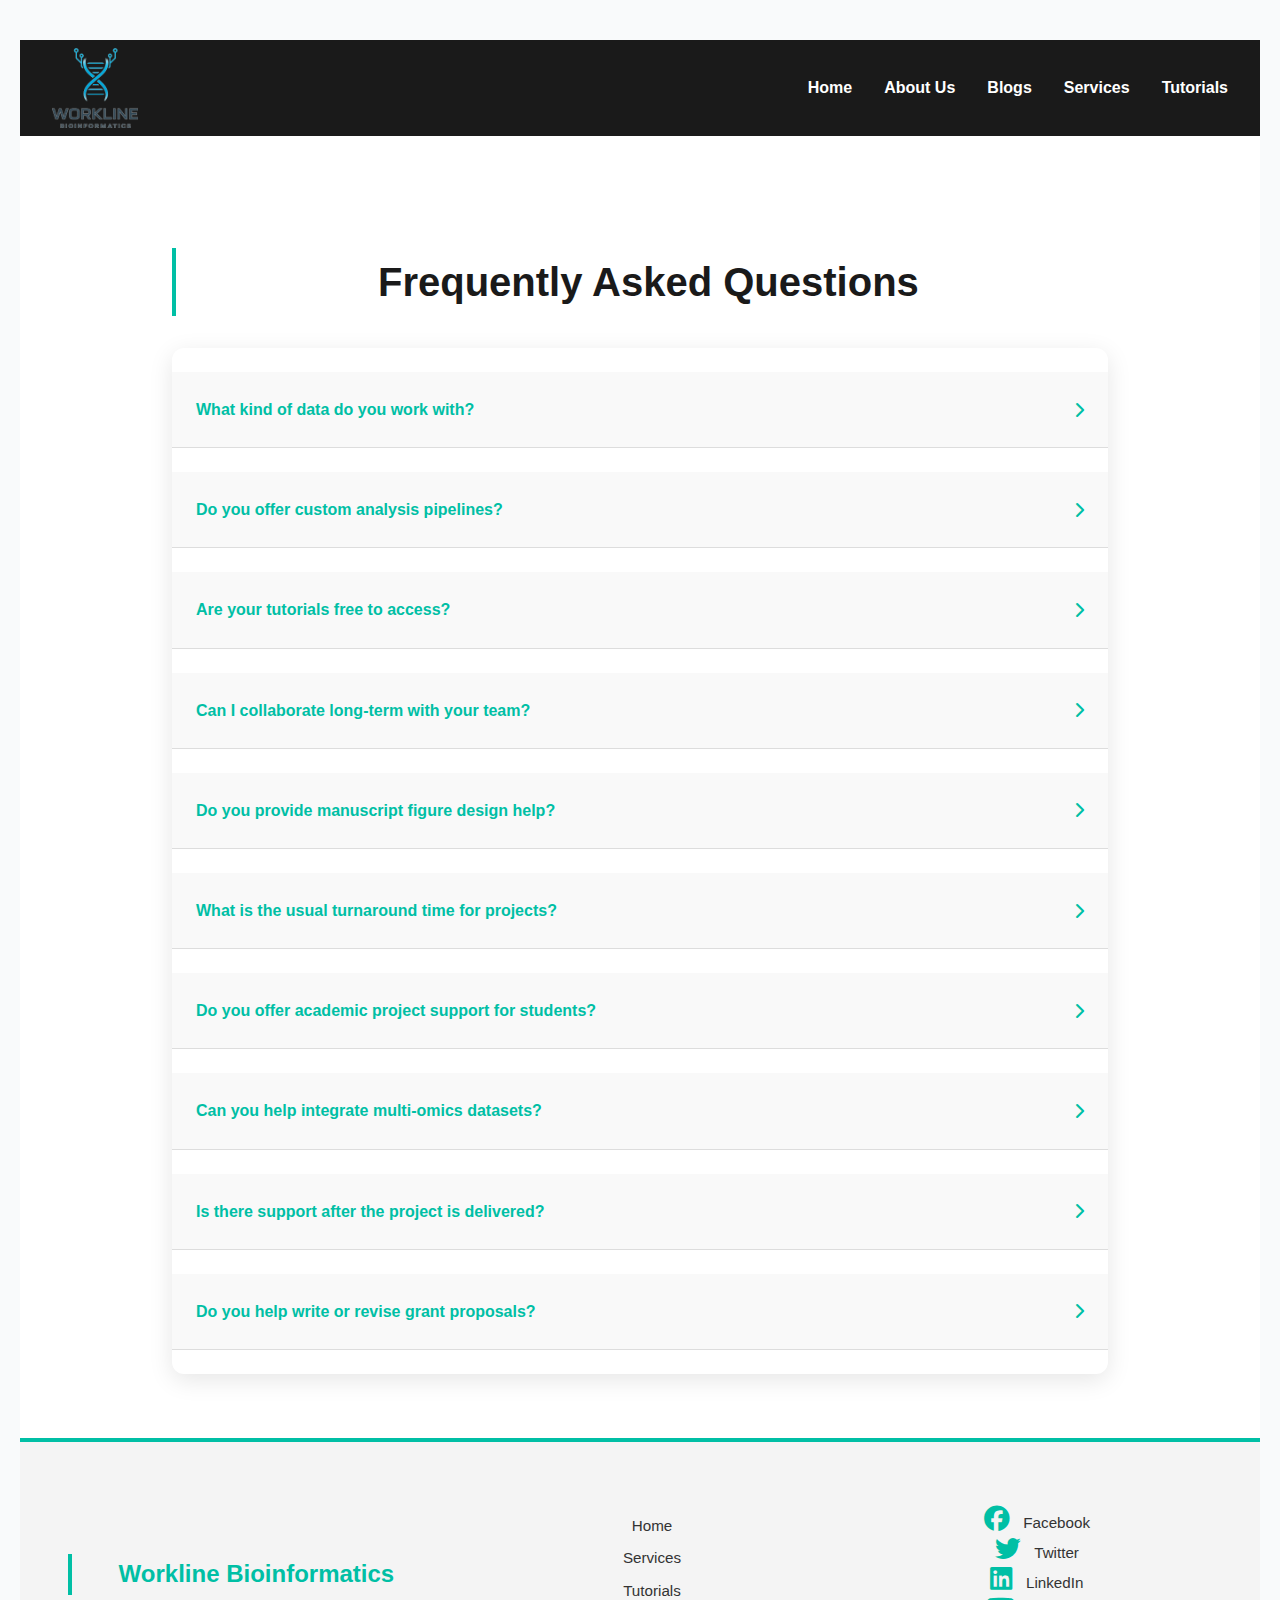
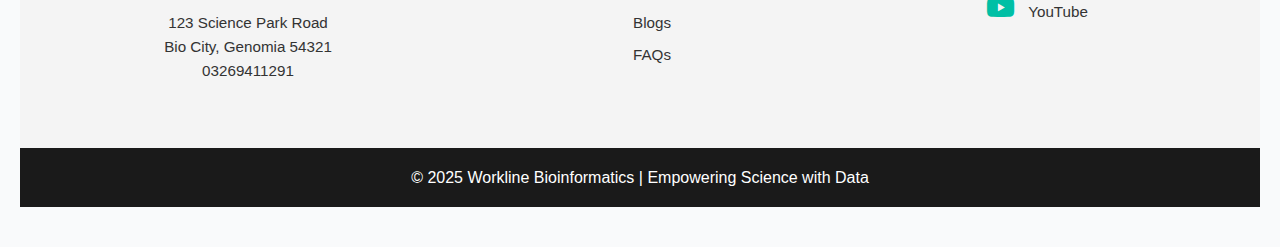
<file: faq.html>
<!DOCTYPE html>
<html lang="en">
<head>
  <meta charset="UTF-8" />
  <meta name="viewport" content="width=device-width, initial-scale=1.0"/>
  <title>Workline Bioinformatics | FAQs</title>
  <link rel="stylesheet" href="style_final.css" />
  <link rel="stylesheet" href="https://cdnjs.cloudflare.com/ajax/libs/font-awesome/6.4.0/css/all.min.css" />
  <style>
    .faq-container {
      max-width: 1000px;
      margin: auto;
      padding: 4rem 2rem;
    }

    .faq-container h2 {
      text-align: center;
      font-size: 2.5rem;
      margin-bottom: 2rem;
      color: var(--dark);
    }

    .faq-accordion {
      background: #fff;
      border-radius: 12px;
      overflow: hidden;
      box-shadow: 0 6px 24px rgba(0, 0, 0, 0.1);
    }

    .faq-item {
      border-bottom: 1px solid #ddd;
    }

    .faq-item input {
      display: none;
    }

    .faq-item label {
      display: flex;
      justify-content: space-between;
      align-items: center;
      padding: 1.5rem;
      font-weight: bold;
      cursor: pointer;
      color: var(--primary);
      background-color: #f9f9f9;
      transition: background 0.3s ease;
    }

    .faq-item label:hover {
      background-color: var(--accent);
    }

    .faq-item label i {
      transition: transform 0.3s;
    }

    .faq-item input:checked + label i {
      transform: rotate(90deg);
    }

    .faq-item .faq-content {
      max-height: 0;
      overflow: hidden;
      background: #fff;
      transition: max-height 0.4s ease;
      padding: 0 1.5rem;
    }

    .faq-item input:checked ~ .faq-content {
      max-height: 300px;
      padding: 1rem 1.5rem 1.5rem;
    }

    .faq-item .faq-content p {
      color: var(--text);
      line-height: 1.6;
    }

    /* Responsive */
    @media (max-width: 768px) {
      .faq-container h2 {
        font-size: 2rem;
      }
    }
  </style>
</head>
<body>

  <!-- Navigation -->
  <nav>
  <div class="nav-flex">
    <a href="index.html" class="logo">
      <img src="images/logo_transparent_1.png" alt="Workline Bioinformatics Logo">
    </a>
    <ul>
      <li><a href="index.html">Home</a></li>
      <li><a href="about.html">About Us</a></li>
      <li><a href="blogs.html">Blogs</a></li>
      <li><a href="services.html">Services</a></li>
      <li><a href="tutorials.html">Tutorials</a></li>
    </ul>
  </div>
</nav>

  <!-- FAQs Section -->
  <div class="full-width-section faq-bg">
    <section class="faq-container animate">
      <h2>Frequently Asked Questions</h2>
      <div class="faq-accordion">

        <div class="faq-item">
          <input type="checkbox" id="faq1">
          <label for="faq1">What kind of data do you work with? <i class="fas fa-chevron-right"></i></label>
          <div class="faq-content">
            <p>We support RNA-seq, DNA methylation, WGS, proteomics, metabolomics, and microarray data from multiple organisms.</p>
          </div>
        </div>

        <div class="faq-item">
          <input type="checkbox" id="faq2">
          <label for="faq2">Do you offer custom analysis pipelines? <i class="fas fa-chevron-right"></i></label>
          <div class="faq-content">
            <p>Yes! Each project is tailored to your research goals, platform, and analysis needs. We also offer consultations.</p>
          </div>
        </div>

        <div class="faq-item">
          <input type="checkbox" id="faq3">
          <label for="faq3">Are your tutorials free to access? <i class="fas fa-chevron-right"></i></label>
          <div class="faq-content">
            <p>We offer both free and premium-level tutorials depending on the depth of the content and features included.</p>
          </div>
        </div>

        <div class="faq-item">
          <input type="checkbox" id="faq4">
          <label for="faq4">Can I collaborate long-term with your team? <i class="fas fa-chevron-right"></i></label>
          <div class="faq-content">
            <p>Absolutely! We offer ongoing collaborations for academic labs, biotech startups, and pharmaceutical companies.</p>
          </div>
        </div>

        <div class="faq-item">
          <input type="checkbox" id="faq5">
          <label for="faq5">Do you provide manuscript figure design help? <i class="fas fa-chevron-right"></i></label>
          <div class="faq-content">
            <p>Yes, we design journal-quality visualizations, graphs, interaction maps, and offer revisions based on your journal guidelines.</p>
          </div>
        </div>

        <div class="faq-item">
          <input type="checkbox" id="faq6">
          <label for="faq6">What is the usual turnaround time for projects? <i class="fas fa-chevron-right"></i></label>
          <div class="faq-content">
            <p>Most projects are completed within 5–10 business days depending on complexity and data volume.</p>
          </div>
        </div>

        <div class="faq-item">
          <input type="checkbox" id="faq7">
          <label for="faq7">Do you offer academic project support for students? <i class="fas fa-chevron-right"></i></label>
          <div class="faq-content">
            <p>Yes, we assist students with analysis, pipelines, and even offer guidance for writing results and methods sections.</p>
          </div>
        </div>

        <div class="faq-item">
          <input type="checkbox" id="faq8">
          <label for="faq8">Can you help integrate multi-omics datasets? <i class="fas fa-chevron-right"></i></label>
          <div class="faq-content">
            <p>Yes, we specialize in integrative omics analysis using machine learning, correlation mapping, and pathway-based approaches.</p>
          </div>
        </div>

        <div class="faq-item">
          <input type="checkbox" id="faq9">
          <label for="faq9">Is there support after the project is delivered? <i class="fas fa-chevron-right"></i></label>
          <div class="faq-content">
            <p>All clients get a 1-week free revision period after project delivery. Extended support plans are available.</p>
          </div>
        </div>

        <div class="faq-item">
          <input type="checkbox" id="faq10">
          <label for="faq10">Do you help write or revise grant proposals? <i class="fas fa-chevron-right"></i></label>
          <div class="faq-content">
            <p>Yes, we assist with data justification, methodology planning, and preliminary result generation for grants and fellowships.</p>
          </div>
        </div>

      </div>
    </section>
  </div>

  <!-- Footer -->
  <footer class="footer-grid">
    <div class="footer-column left">
      <h2>Workline Bioinformatics</h2>
      <p>123 Science Park Road<br>Bio City, Genomia 54321<br>03269411291</p>
    </div>
    <div class="footer-column center">
      <ul>
        <li><a href="index.html#hero">Home</a></li>
        <li><a href="index.html#features">Services</a></li>
        <li><a href="tutorials.html">Tutorials</a></li>
        <li><a href="blogs.html">Blogs</a></li>
        <li><a href="faq.html">FAQs</a></li>
      </ul>
    </div>
    <div class="footer-column right">
      <div class="social-icons">
        <a href="#"><i class="fab fa-facebook"></i> Facebook</a><br>
        <a href="#"><i class="fab fa-twitter"></i> Twitter</a><br>
        <a href="#"><i class="fab fa-linkedin"></i> LinkedIn</a><br>
        <a href="#"><i class="fab fa-youtube"></i> YouTube</a>
      </div>
    </div>
  </footer>

  <div class="footer-bottom">
    <p>&copy; 2025 Workline Bioinformatics | Empowering Science with Data</p>
  </div>

</body>
</html>
</file>
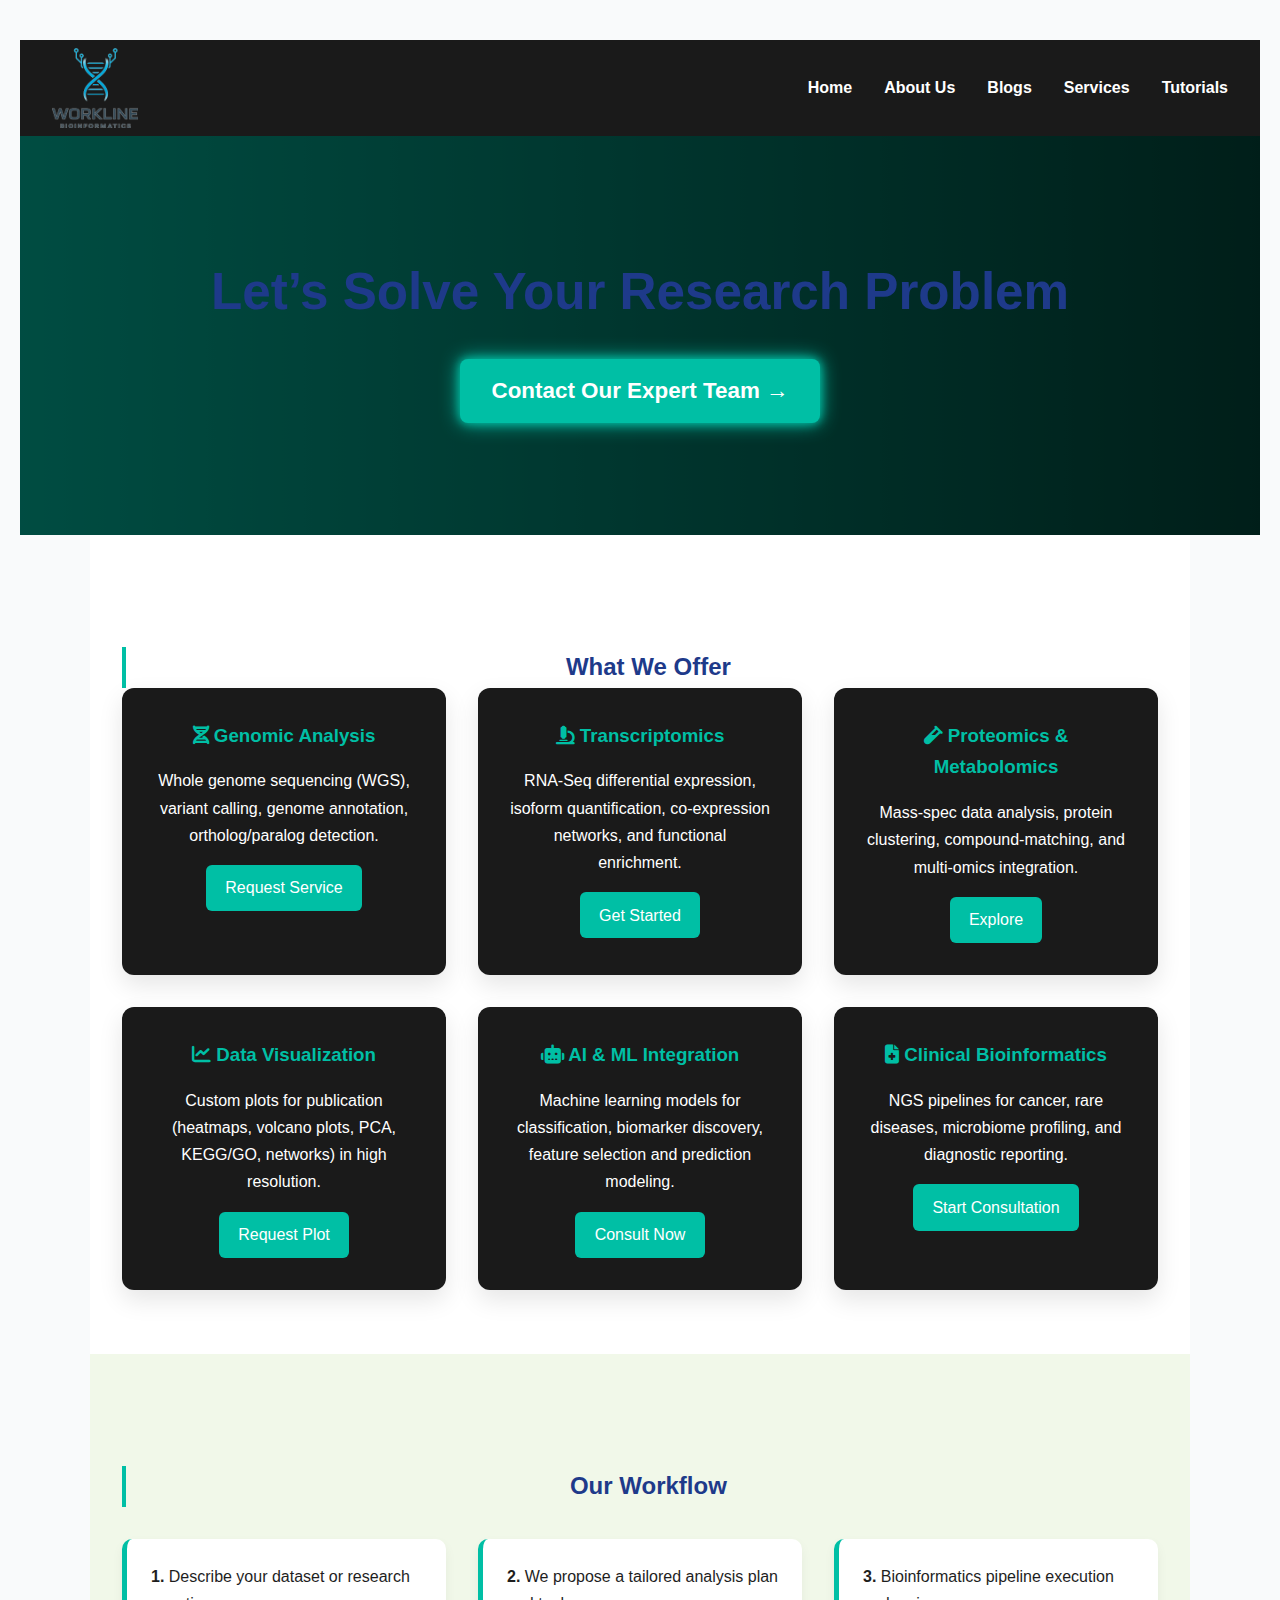
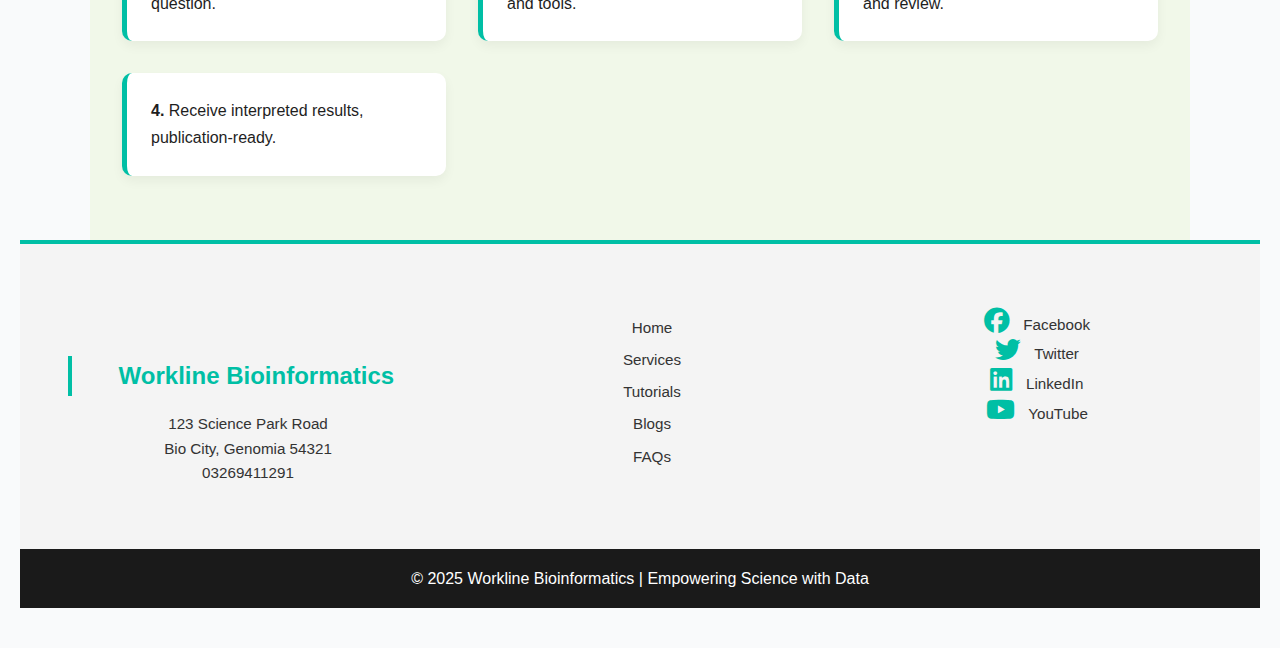
<file: services.html>
<!DOCTYPE html>
<html lang="en">
<head>
  <meta charset="UTF-8" />
  <meta name="viewport" content="width=device-width, initial-scale=1.0"/>
  <title>Services | Workline Bioinformatics</title>
  <link rel="stylesheet" href="style_final.css" />
  <link rel="stylesheet" href="https://cdnjs.cloudflare.com/ajax/libs/font-awesome/6.4.0/css/all.min.css" />
</head>
<body>

  <!-- Navigation -->
  <nav>
    <div class="nav-flex">
      <a href="index.html" class="logo">
        <img src="images/logo_transparent_1.png" alt="Workline Bioinformatics Logo">
      </a>
      <ul>
        <li><a href="index.html">Home</a></li>
        <li><a href="about.html">About Us</a></li>
        <li><a href="blogs.html">Blogs</a></li>
        <li><a href="services.html">Services</a></li>
        <li><a href="tutorials.html">Tutorials</a></li>
      </ul>
    </div>
  </nav>

  <!-- Header -->
  <header class="hero" style="background: linear-gradient(to right, #00bfa5, #004d40); color: white;">
    <h1>Let’s Solve Your Research Problem</h1>
    <p>
  <a href="contact.html" class="shine-button">Contact Our Expert Team &rarr;</a>
</p>
  </header>

  <!-- Services Section -->
  <section class="features section" style="background-color: #ffffff;">
    <h2 style="text-align: center;">What We Offer</h2>
    <div class="cards">

      <div class="card">
        <h3><i class="fas fa-dna"></i> Genomic Analysis</h3>
        <p>Whole genome sequencing (WGS), variant calling, genome annotation, ortholog/paralog detection.</p>
        <a href="contact.html" class="button-link">Request Service</a>
      </div>

      <div class="card">
        <h3><i class="fas fa-microscope"></i> Transcriptomics</h3>
        <p>RNA-Seq differential expression, isoform quantification, co-expression networks, and functional enrichment.</p>
        <a href="contact.html" class="button-link">Get Started</a>
      </div>

      <div class="card">
        <h3><i class="fas fa-vial"></i> Proteomics & Metabolomics</h3>
        <p>Mass-spec data analysis, protein clustering, compound-matching, and multi-omics integration.</p>
        <a href="contact.html" class="button-link">Explore</a>
      </div>

      <div class="card">
        <h3><i class="fas fa-chart-line"></i> Data Visualization</h3>
        <p>Custom plots for publication (heatmaps, volcano plots, PCA, KEGG/GO, networks) in high resolution.</p>
        <a href="contact.html" class="button-link">Request Plot</a>
      </div>

      <div class="card">
        <h3><i class="fas fa-robot"></i> AI & ML Integration</h3>
        <p>Machine learning models for classification, biomarker discovery, feature selection and prediction modeling.</p>
        <a href="contact.html" class="button-link">Consult Now</a>
      </div>

      <div class="card">
        <h3><i class="fas fa-file-medical"></i> Clinical Bioinformatics</h3>
        <p>NGS pipelines for cancer, rare diseases, microbiome profiling, and diagnostic reporting.</p>
        <a href="contact.html" class="button-link">Start Consultation</a>
      </div>

    </div>
  </section>

  <!-- Workflow Section -->
  <section class="how-it-works section how-bg">
    <h2 style="text-align: center;">Our Workflow</h2>
    <div class="how-it-works-steps">
      <div class="how-it-works-step">
        <strong>1.</strong> Describe your dataset or research question.
      </div>
      <div class="how-it-works-step">
        <strong>2.</strong> We propose a tailored analysis plan and tools.
      </div>
      <div class="how-it-works-step">
        <strong>3.</strong> Bioinformatics pipeline execution and review.
      </div>
      <div class="how-it-works-step">
        <strong>4.</strong> Receive interpreted results, publication-ready.
      </div>
    </div>
  </section>

  <!-- Footer -->
  <footer class="footer-grid">
    <div class="footer-column left">
      <h2>Workline Bioinformatics</h2>
      <p>123 Science Park Road<br>Bio City, Genomia 54321<br>03269411291</p>
    </div>

    <div class="footer-column center">
      <ul>
        <li><a href="index.html">Home</a></li>
        <li><a href="services.html">Services</a></li>
        <li><a href="tutorials.html">Tutorials</a></li>
        <li><a href="blogs.html">Blogs</a></li>
        <li><a href="faq.html">FAQs</a></li>
      </ul>
    </div>

    <div class="footer-column right">
      <div class="social-icons">
        <a href="#"><i class="fab fa-facebook"></i> Facebook</a><br>
        <a href="#"><i class="fab fa-twitter"></i> Twitter</a><br>
        <a href="#"><i class="fab fa-linkedin"></i> LinkedIn</a><br>
        <a href="#"><i class="fab fa-youtube"></i> YouTube</a>
      </div>
    </div>
  </footer>
  <div class="footer-bottom">
    <p>&copy; 2025 Workline Bioinformatics | Empowering Science with Data</p>
  </div>

</body>
</html>
</file>
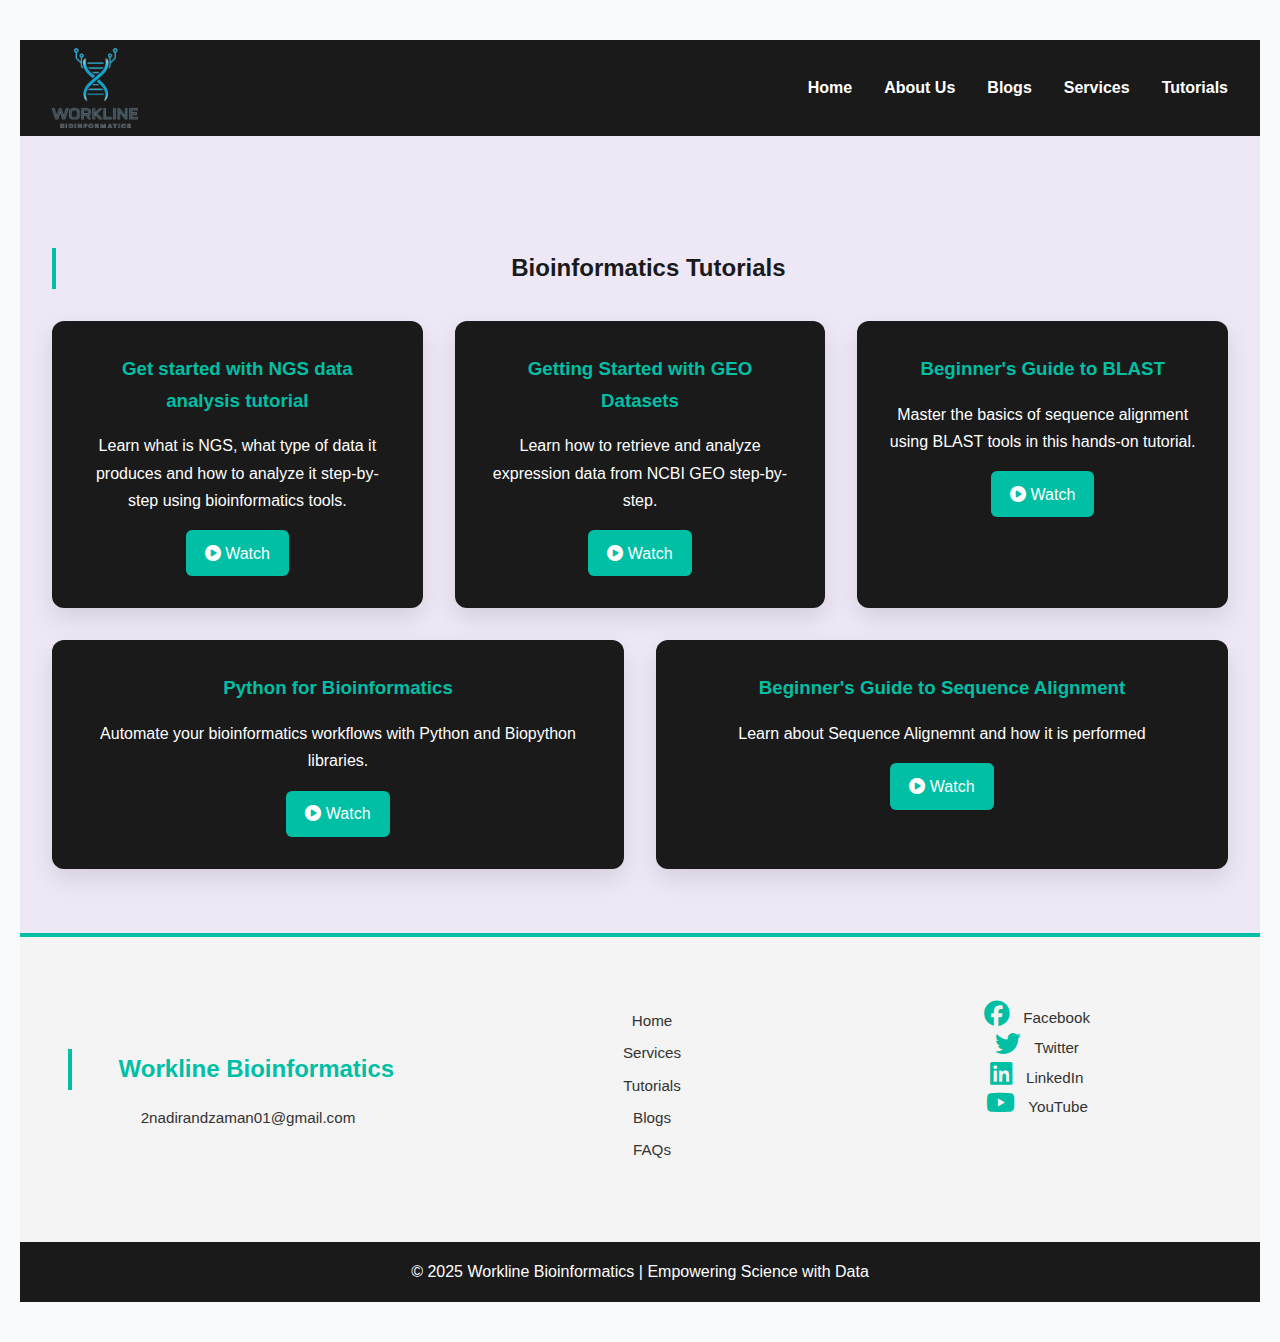
<file: tutorials.html>
<!DOCTYPE html>
<html lang="en">
<head>
  <meta charset="UTF-8" />
  <meta name="viewport" content="width=device-width, initial-scale=1.0"/>
  <title>Workline Bioinformatics | Tutorials</title>
  <link rel="stylesheet" href="style_final.css" />
  <link rel="stylesheet" href="https://cdnjs.cloudflare.com/ajax/libs/font-awesome/6.4.0/css/all.min.css">
</head>
<body>

  <!-- Navigation -->
  <nav>
  <div class="nav-flex">
    <a href="index.html" class="logo">
      <img src="images/logo_transparent_1.png" alt="Workline Bioinformatics Logo">
    </a>
    <ul>
      <li><a href="index.html">Home</a></li>
      <li><a href="about.html">About Us</a></li>
      <li><a href="blogs.html">Blogs</a></li>
      <li><a href="services.html">Services</a></li>
      <li><a href="tutorials.html">Tutorials</a></li>
    </ul>
  </div>
</nav>

  <!-- Tutorials Section -->
  <div class="full-width-section about-bg">
    <section class="section animate">
      <h2 style="text-align: center; color: var(--dark); margin-bottom: 2rem;">Bioinformatics Tutorials</h2>
      <div class="cards">
      <div class="card">
          <h3>Get started with NGS data analysis tutorial</h3>
          <p>Learn what is NGS, what type of data it produces and how to analyze it step-by-step using bioinformatics tools.</p>
          <a class="button-link" href="tutorials/NGS_Tutorial.html"><i class="fa fa-play-circle"></i> Watch</a>
        </div>
        <div class="card">
          <h3>Getting Started with GEO Datasets</h3>
          <p>Learn how to retrieve and analyze expression data from NCBI GEO step-by-step.</p>
          <a class="button-link" href="tutorials/GEO_dataset_Tutorial.html"><i class="fa fa-play-circle"></i> Watch</a>
        </div>
        <div class="card">
          <h3>Beginner's Guide to BLAST</h3>
          <p>Master the basics of sequence alignment using BLAST tools in this hands-on tutorial.</p>
          <a class="button-link" href="tutorials/blast_tutorial.html"><i class="fa fa-play-circle"></i> Watch</a>
        </div>
        <div class="card">
          <h3>Python for Bioinformatics</h3>
          <p>Automate your bioinformatics workflows with Python and Biopython libraries.</p>
          <a class="button-link" href="tutorials/python_tutorial.html"><i class="fa fa-play-circle"></i> Watch</a>
        </div>
        <div class="card">
          <h3>Beginner's Guide to Sequence Alignment</h3>
          <p>Learn about Sequence Alignemnt and how it is performed</p>
          <a class="button-link" href="tutorials/sequence_alignment_tutorial.html"><i class="fa fa-play-circle"></i> Watch</a>
        </div>
      </div>
    </section>
  </div>

  <!-- Footer -->
  <footer class="footer-grid">
    <div class="footer-column left">
      <h2>Workline Bioinformatics</h2>
      <p>2nadirandzaman01@gmail.com</p>
    </div>
    <div class="footer-column center">
      <ul>
        <li><a href="index.html#hero">Home</a></li>
        <li><a href="services.html">Services</a></li>
        <li><a href="tutorials.html">Tutorials</a></li>
        <li><a href="blogs.html">Blogs</a></li>
        <li><a href="faq.html">FAQs</a></li>
      </ul>
    </div>
    <div class="footer-column right">
      <div class="social-icons">
        <a href="#"><i class="fab fa-facebook"></i> Facebook</a><br>
        <a href="#"><i class="fab fa-twitter"></i> Twitter</a><br>
        <a href="#"><i class="fab fa-linkedin"></i> LinkedIn</a><br>
        <a href="#"><i class="fab fa-youtube"></i> YouTube</a>
      </div>
    </div>
  </footer>

  <div class="footer-bottom">
    <p>&copy; 2025 Workline Bioinformatics | Empowering Science with Data</p>
  </div>

</body>
</html>
</file>
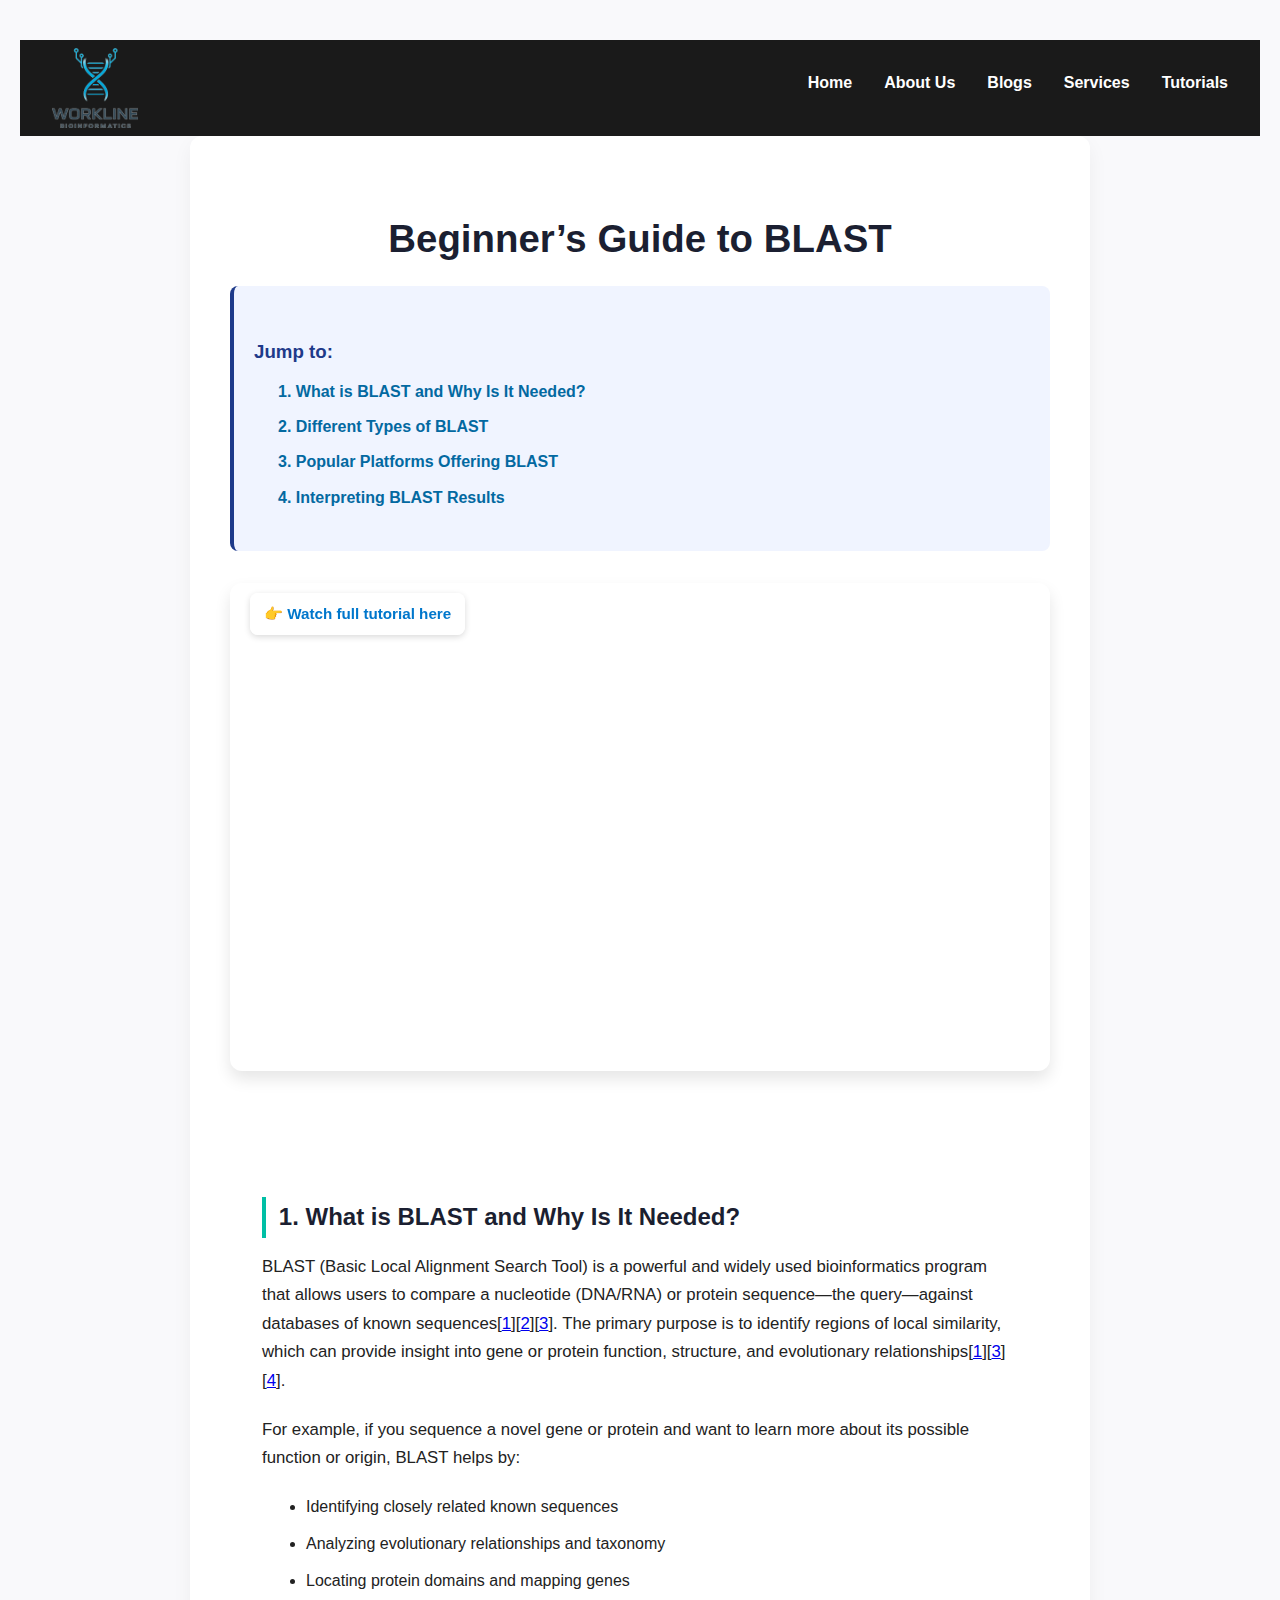
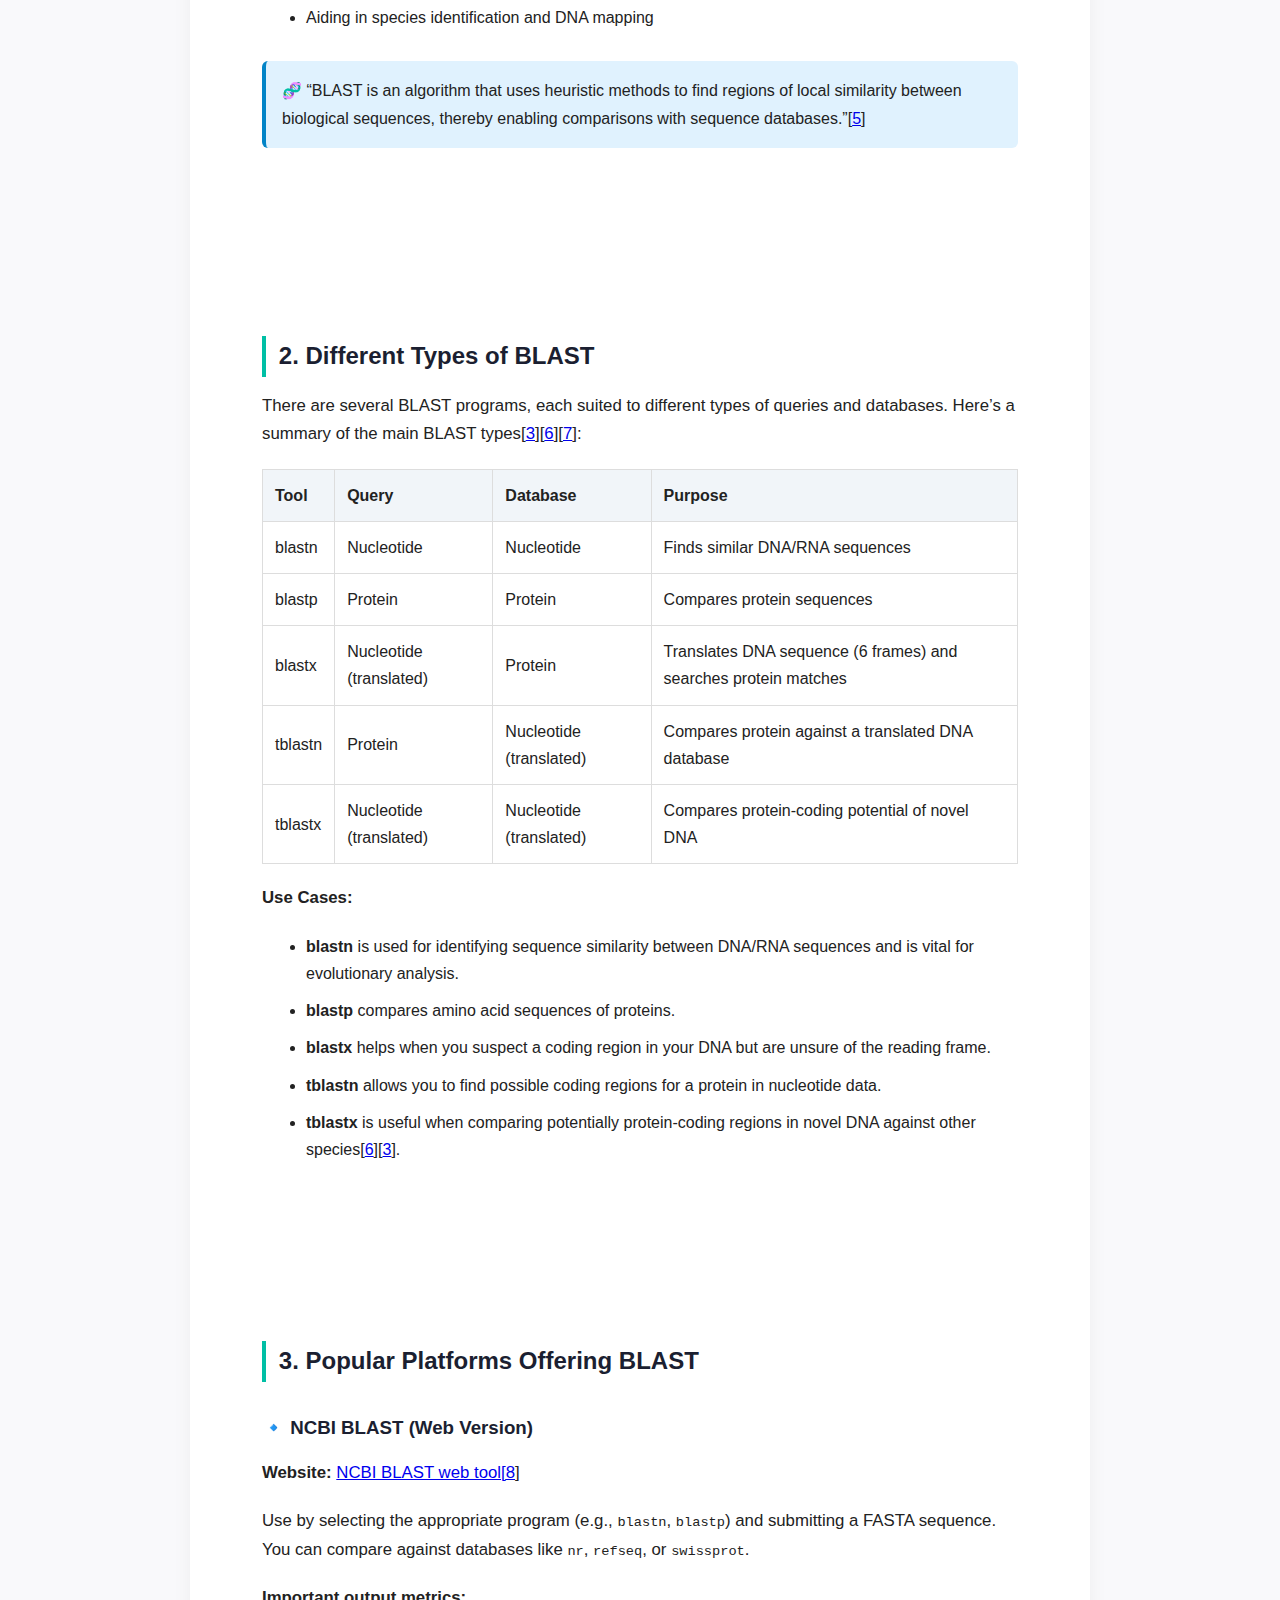
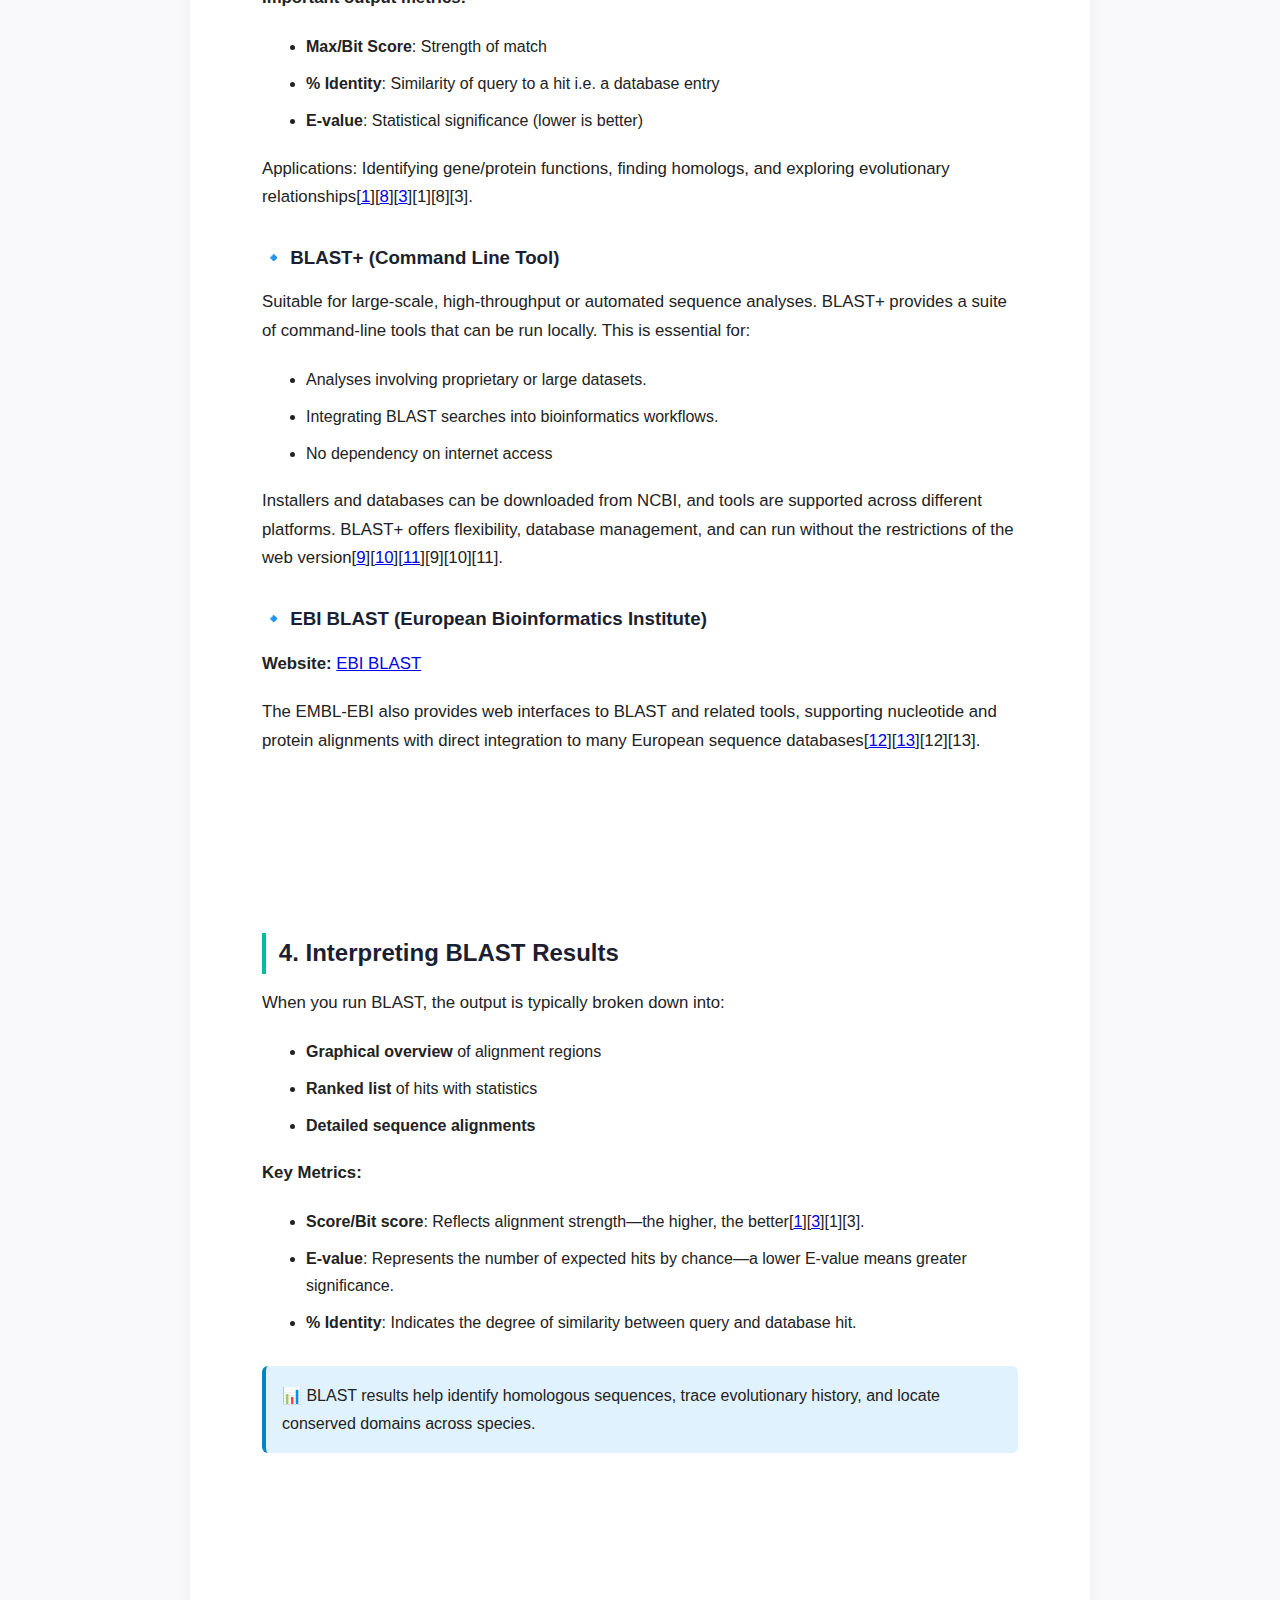
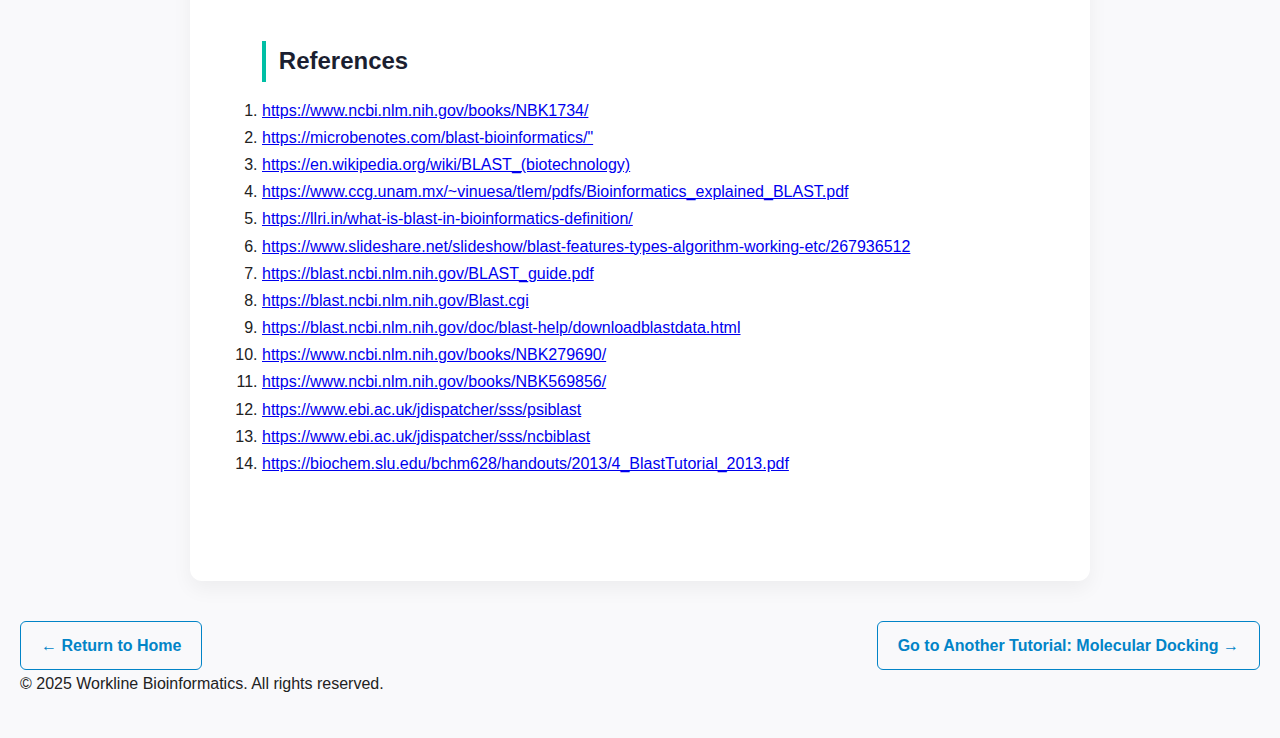
<file: tutorials/blast_tutorial.html>
<!DOCTYPE html>
<html lang="en">
<head>
  <meta charset="UTF-8" />
  <meta name="viewport" content="width=device-width, initial-scale=1.0"/>
  <title>Workline Bioinformatics | Tutorials</title>
  <link rel="stylesheet" href="../style_final.css" />
  <link rel="stylesheet" href="https://cdnjs.cloudflare.com/ajax/libs/font-awesome/6.4.0/css/all.min.css">
  <style>
  * {
    margin: 0;
    padding: 0;
    box-sizing: border-box;
  }

  body {
    font-family: 'Inter', sans-serif;
    line-height: 1.7;
    background: #f9f9fb;
    color: #222;
    padding: 40px 20px;
  }

  .container {
    max-width: 900px;
    margin: auto;
    background: #fff;
    padding: 40px;
    box-shadow: 0 8px 20px rgba(0,0,0,0.05);
    border-radius: 12px;
    position: relative;
  }

  .toc {
    background: #f0f4ff;
    padding: 20px;
    border-left: 4px solid #1e3a8a;
    margin-bottom: 30px;
    border-radius: 8px;
  }

  .toc h3 {
    margin-bottom: 10px;
    color: #1e3a8a;
  }

  .toc ul {
    list-style: none;
    padding-left: 0;
  }

  .toc ul li {
    margin-bottom: 8px;
  }

  .toc ul li a {
    color: #0369a1;
    text-decoration: none;
    font-weight: 600;
  }

  .toc ul li a:hover {
    text-decoration: underline;
  }

  h1, h2, h3 {
    color: #1b1f31;
    margin-top: 30px;
    margin-bottom: 15px;
  }

  p {
    margin-bottom: 20px;
    font-size: 1.05em;
  }

  ul {
    margin-bottom: 20px;
    padding-left: 20px;
  }

  ul li {
    margin-bottom: 10px;
  }

  table {
    width: 100%;
    border-collapse: collapse;
    margin: 20px 0;
  }

  table, th, td {
    border: 1px solid #ddd;
  }

  th, td {
    padding: 12px;
    text-align: left;
  }

  th {
    background: #f1f5f9;
  }

  .highlight {
    background: #e0f2fe;
    padding: 16px;
    border-left: 4px solid #0284c7;
    border-radius: 6px;
    margin: 30px 0;
  }

  .video-container {
    position: relative;
    margin: 2rem 0;
    text-align: center;
    border-radius: 12px;
    overflow: hidden;
    box-shadow: 0 8px 16px rgba(0,0,0,0.1);
  }

  .video-container iframe {
    width: 100%;
    border: none;
  }

  .video-container .watch-note {
    position: absolute;
    top: 10px;
    left: 20px;
    background: rgba(255,255,255,0.85);
    padding: 8px 14px;
    border-radius: 8px;
    font-weight: bold;
    color: #0077cc;
    font-size: 0.95rem;
    box-shadow: 0 2px 6px rgba(0,0,0,0.15);
    display: flex;
    align-items: center;
    gap: 8px;
  }

    .video-container .watch-note {
      font-size: 0.8rem;
      top: 8px;
      left: 12px;
    }
  }
    .footer-note {
      margin-top: 40px;
      font-size: 0.9em;
      color: #555;
      text-align: center;
    }

    .bottom-links {
      display: flex;
      justify-content: space-between;
      align-items: center;
      margin-top: 40px;
      flex-wrap: wrap;
      gap: 10px;
    }

    .bottom-links a {
      text-decoration: none;
      color: #0284c7;
      font-weight: 600;
      border: 1px solid #0284c7;
      padding: 10px 20px;
      border-radius: 6px;
      transition: all 0.3s ease;
    }

    .bottom-links a:hover {
      background-color: #0284c7;
      color: white;
    }

    @media (max-width: 768px) {
      .container {
        padding: 25px;
      }

      .blog-header h1 {
        font-size: 2em;
      }

      .bottom-links {
        flex-direction: column;
        align-items: flex-start;
      }
    }
</style>
</head>
<body>

  <!-- Navigation -->
  <nav>
  <div class="nav-flex">
    <a href="../index.html" class="logo">
      <img src="../images/logo_transparent_1.png" alt="Workline Bioinformatics Logo">
    </a>
    <ul>
      <li><a href="../index.html">Home</a></li>
      <li><a href="../about.html">About Us</a></li>
      <li><a href="../blogs.html">Blogs</a></li>
      <li><a href="../services.html">Services</a></li>
      <li><a href="../tutorials.html">Tutorials</a></li>
    </ul>
  </div>
</nav>
<div class="container">
  <h1>Beginner’s Guide to BLAST</h1>

  <!-- Table of Contents -->
  <div class="toc">
    <h3>Jump to:</h3>
    <ul>
      <li><a href="#what-is-blast">1. What is BLAST and Why Is It Needed?</a></li>
      <li><a href="#types-of-blast">2. Different Types of BLAST</a></li>
      <li><a href="#blast-platforms">3. Popular Platforms Offering BLAST</a></li>
      <li><a href="#interpreting-blast">4. Interpreting BLAST Results</a></li>
    </ul>
  </div>
  <div class="video-container" style="position: relative; margin: 2rem 0; text-align: center;">
  <!-- YouTube Video -->
  <iframe width="100%" height="480" 
    src="https://www.youtube.com/embed/YQ2whOBpNEg" 
    title="NGS Overview" 
    frameborder="0" 
    allow="accelerometer; autoplay; clipboard-write; encrypted-media; gyroscope; picture-in-picture" 
    allowfullscreen>
  </iframe>

  <!-- Pointer Note -->
  <div style="
    position: absolute;
    top: 10px;
    left: 20px;
    background: rgba(255,255,255,0.85);
    padding: 8px 14px;
    border-radius: 8px;
    font-weight: bold;
    color: #0077cc;
    font-size: 0.95rem;
    box-shadow: 0 2px 6px rgba(0,0,0,0.15);
    display: flex;
    align-items: center;
    gap: 8px;
  ">
    👉 Watch full tutorial here
  </div>
</div>
  <!-- Section 1 -->
  <section id="what-is-blast">
    <h2>1. What is BLAST and Why Is It Needed?</h2>
    <p>BLAST (Basic Local Alignment Search Tool) is a powerful and widely used bioinformatics program that allows users to compare a nucleotide (DNA/RNA) or protein sequence—the query—against databases of known sequences[<a href="#ref1">1</a>][<a href="#ref2">2</a>][<a href="#ref3">3</a>]. The primary purpose is to identify regions of local similarity, which can provide insight into gene or protein function, structure, and evolutionary relationships[<a href="#ref1">1</a>][<a href="#ref3">3</a>][<a href="#ref4">4</a>].</p>

    <p>For example, if you sequence a novel gene or protein and want to learn more about its possible function or origin, BLAST helps by:</p>
    <ul>
      <li>Identifying closely related known sequences</li>
      <li>Analyzing evolutionary relationships and taxonomy</li>
      <li>Locating protein domains and mapping genes</li>
      <li>Aiding in species identification and DNA mapping</li>
    </ul>

    <div class="highlight">
      🧬 “BLAST is an algorithm that uses heuristic methods to find regions of local similarity between biological sequences, thereby enabling comparisons with sequence databases.”[<a href="#ref5">5</a>]
    </div>
  </section>

  <!-- Section 2 -->
  <section id="types-of-blast">
    <h2>2. Different Types of BLAST</h2>
    <p>There are several BLAST programs, each suited to different types of queries and databases. Here’s a summary of the main BLAST types[<a href="#ref3">3</a>][<a href="#ref6">6</a>][<a href="#ref7">7</a>]:</p>

    <table>
      <thead>
        <tr>
          <th>Tool</th>
          <th>Query</th>
          <th>Database</th>
          <th>Purpose</th>
        </tr>
      </thead>
      <tbody>
        <tr><td>blastn</td><td>Nucleotide</td><td>Nucleotide</td><td>Finds similar DNA/RNA sequences</td></tr>
        <tr><td>blastp</td><td>Protein</td><td>Protein</td><td>Compares protein sequences</td></tr>
        <tr><td>blastx</td><td>Nucleotide (translated)</td><td>Protein</td><td>Translates DNA sequence (6 frames) and searches protein matches</td></tr>
        <tr><td>tblastn</td><td>Protein</td><td>Nucleotide (translated)</td><td>Compares protein against a translated DNA database</td></tr>
        <tr><td>tblastx</td><td>Nucleotide (translated)</td><td>Nucleotide (translated)</td><td>Compares protein-coding potential of novel DNA</td></tr>
      </tbody>
    </table>

    <p><strong>Use Cases:</strong></p>
    <ul>
      <li><strong>blastn</strong> is used for identifying sequence similarity between DNA/RNA sequences and is vital for evolutionary analysis.</li>
      <li><strong>blastp</strong> compares amino acid sequences of proteins.</li>
      <li><strong>blastx</strong> helps when you suspect a coding region in your DNA but are unsure of the reading frame.</li>
      <li><strong>tblastn</strong> allows you to find possible coding regions for a protein in nucleotide data.</li>
      <li><strong>tblastx</strong> is useful when comparing potentially protein-coding regions in novel DNA against other species[<a href="#ref6">6</a>][<a href="#ref3">3</a>].</li>
    </ul>
  </section>

  <!-- Section 3 -->
  <section id="blast-platforms">
    <h2>3. Popular Platforms Offering BLAST</h2>

    <h3>🔹 NCBI BLAST (Web Version)</h3>
    <p><strong>Website:</strong> <a href="https://blast.ncbi.nlm.nih.gov/Blast.cgi" target="_blank">NCBI BLAST web tool[<a href="#ref8">8</a>]</a></p>
    <p>Use by selecting the appropriate program (e.g., <code>blastn</code>, <code>blastp</code>) and submitting a FASTA sequence. You can compare against databases like <code>nr</code>, <code>refseq</code>, or <code>swissprot</code>.</p>
    <p><strong>Important output metrics:</strong></p>
    <ul>
      <li><strong>Max/Bit Score</strong>: Strength of match</li>
      <li><strong>% Identity</strong>: Similarity of query to a hit i.e. a database entry</li>
      <li><strong>E-value</strong>: Statistical significance (lower is better)</li>
    </ul>
    <p>Applications: Identifying gene/protein functions, finding homologs, and exploring evolutionary relationships[<a href="#ref1">1</a>][<a href="#ref8">8</a>][<a href="#ref3">3</a>][1][8][3].</p>

    <h3>🔹 BLAST+ (Command Line Tool)</h3>
    <p>Suitable for large-scale, high-throughput or automated sequence analyses. BLAST+ provides a suite of command-line tools that can be run locally. This is essential for:</p>
    <ul>
      <li>Analyses involving proprietary or large datasets.</li>
      <li>Integrating BLAST searches into bioinformatics workflows.</li>
      <li>No dependency on internet access</li>
    </ul>
    <p>Installers and databases can be downloaded from NCBI, and tools are supported across different platforms. BLAST+ offers flexibility, database management, and can run without the restrictions of the web version[<a href="#ref9">9</a>][<a href="#ref10">10</a>][<a href="#ref11">11</a>][9][10][11].</p>
    <h3>🔹 EBI BLAST (European Bioinformatics Institute)</h3>
    <p><strong>Website:</strong> <a href="https://www.ebi.ac.uk/jdispatcher/sss/ncbiblast" target="_blank">EBI BLAST</a></p>
    <p>The EMBL-EBI also provides web interfaces to BLAST and related tools, supporting nucleotide and protein alignments with direct integration to many European sequence databases[<a href="#ref12">12</a>][<a href="#ref13">13</a>][12][13].</p>
  </section>

  <!-- Section 4 -->
  <section id="interpreting-blast">
    <h2>4. Interpreting BLAST Results</h2>
    <p>When you run BLAST, the output is typically broken down into:</p>
    <ul>
      <li><strong>Graphical overview</strong> of alignment regions</li>
      <li><strong>Ranked list</strong> of hits with statistics</li>
      <li><strong>Detailed sequence alignments</strong></li>
    </ul>

    <p><strong>Key Metrics:</strong></p>
    <ul>
      <li><strong>Score/Bit score</strong>: Reflects alignment strength—the higher, the better[<a href="#ref1">1</a>][<a href="#ref3">3</a>][1][3].</li>
      <li><strong>E-value</strong>: Represents the number of expected hits by chance—a lower E-value means greater significance.</li>
      <li><strong>% Identity</strong>: Indicates the degree of similarity between query and database hit.</li>
    </ul>

    <div class="highlight">
      📊 BLAST results help identify homologous sequences, trace evolutionary history, and locate conserved domains across species.
    </div>
  </section>

  <!-- References -->
  <section id="references">
    <h2>References</h2>
    <ol>
      <li id="ref1"><a href="https://www.ncbi.nlm.nih.gov/books/NBK1734/" target="_blank">https://www.ncbi.nlm.nih.gov/books/NBK1734/</a></li>
      <li id="ref2"><a href="https://microbenotes.com/blast-bioinformatics/" target="_blank">https://microbenotes.com/blast-bioinformatics/"</a></li>
      <li id="ref3"><a href="https://en.wikipedia.org/wiki/BLAST_(biotechnology)" target="_blank">https://en.wikipedia.org/wiki/BLAST_(biotechnology)</a></li>
      <li id="ref4"><a href="https://www.ccg.unam.mx/~vinuesa/tlem/pdfs/Bioinformatics_explained_BLAST.pdf" target="_blank">https://www.ccg.unam.mx/~vinuesa/tlem/pdfs/Bioinformatics_explained_BLAST.pdf</a></li>
      <li id="ref5"><a href="https://llri.in/what-is-blast-in-bioinformatics-definition/" target="_blank">https://llri.in/what-is-blast-in-bioinformatics-definition/</a></li>
      <li id="ref6"><a href="https://www.slideshare.net/slideshow/blast-features-types-algorithm-working-etc/267936512" target="_blank">https://www.slideshare.net/slideshow/blast-features-types-algorithm-working-etc/267936512</a></li>
      <li id="ref7"><a href="https://blast.ncbi.nlm.nih.gov/BLAST_guide.pdf" target="_blank">https://blast.ncbi.nlm.nih.gov/BLAST_guide.pdf</a></li>
      <li id="ref8"><a href="https://blast.ncbi.nlm.nih.gov/Blast.cgi" target="_blank">https://blast.ncbi.nlm.nih.gov/Blast.cgi</a></li>
      <li id="ref9"><a href="https://blast.ncbi.nlm.nih.gov/doc/blast-help/downloadblastdata.html" target="_blank">https://blast.ncbi.nlm.nih.gov/doc/blast-help/downloadblastdata.html</a></li>
      <li id="ref10"><a href="https://www.ncbi.nlm.nih.gov/books/NBK279690/" target="_blank">https://www.ncbi.nlm.nih.gov/books/NBK279690/</a></li>
      <li id="ref11"><a href="https://www.ncbi.nlm.nih.gov/books/NBK569856/" target="_blank">https://www.ncbi.nlm.nih.gov/books/NBK569856/</a></li>
      <li id="ref12"><a href="https://www.ebi.ac.uk/jdispatcher/sss/psiblast" target="_blank">https://www.ebi.ac.uk/jdispatcher/sss/psiblast</a></li>
      <li id="ref13"><a href="https://www.ebi.ac.uk/jdispatcher/sss/ncbiblast" target="_blank">https://www.ebi.ac.uk/jdispatcher/sss/ncbiblast</a></li>
      <li id="ref14"><a href="https://biochem.slu.edu/bchm628/handouts/2013/4_BlastTutorial_2013.pdf" target="_blank">https://biochem.slu.edu/bchm628/handouts/2013/4_BlastTutorial_2013.pdf</a></li>
    </ol>
  </section>
</div>
<!-- Bottom Links -->
      <div class="bottom-links">
        <a href="../index.html">← Return to Home</a>
        <a href="molecular_docking.html">Go to Another Tutorial: Molecular Docking →</a>
      </div>

      <div class="footer-note">
        © 2025 Workline Bioinformatics. All rights reserved.
      </div>
    </div>
  </div>
</body>
</html>

</body>

</html>
</file>
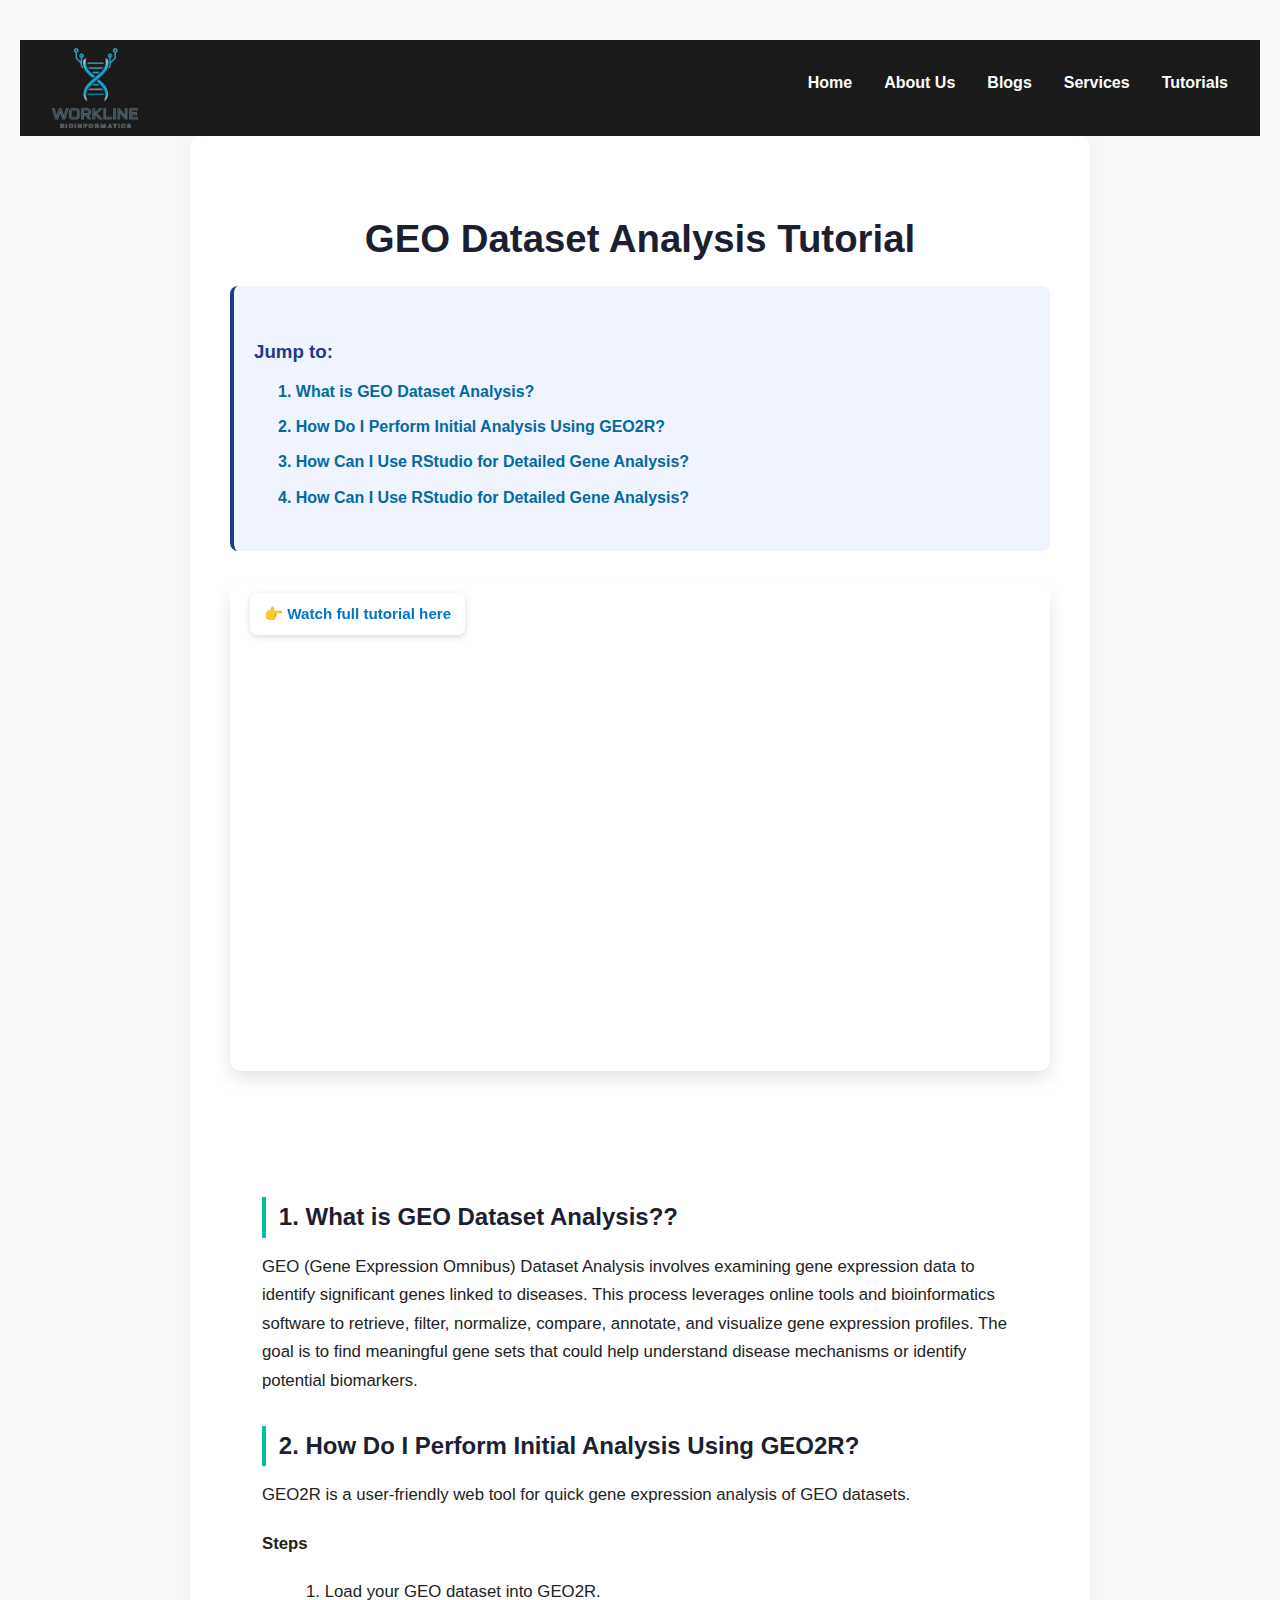
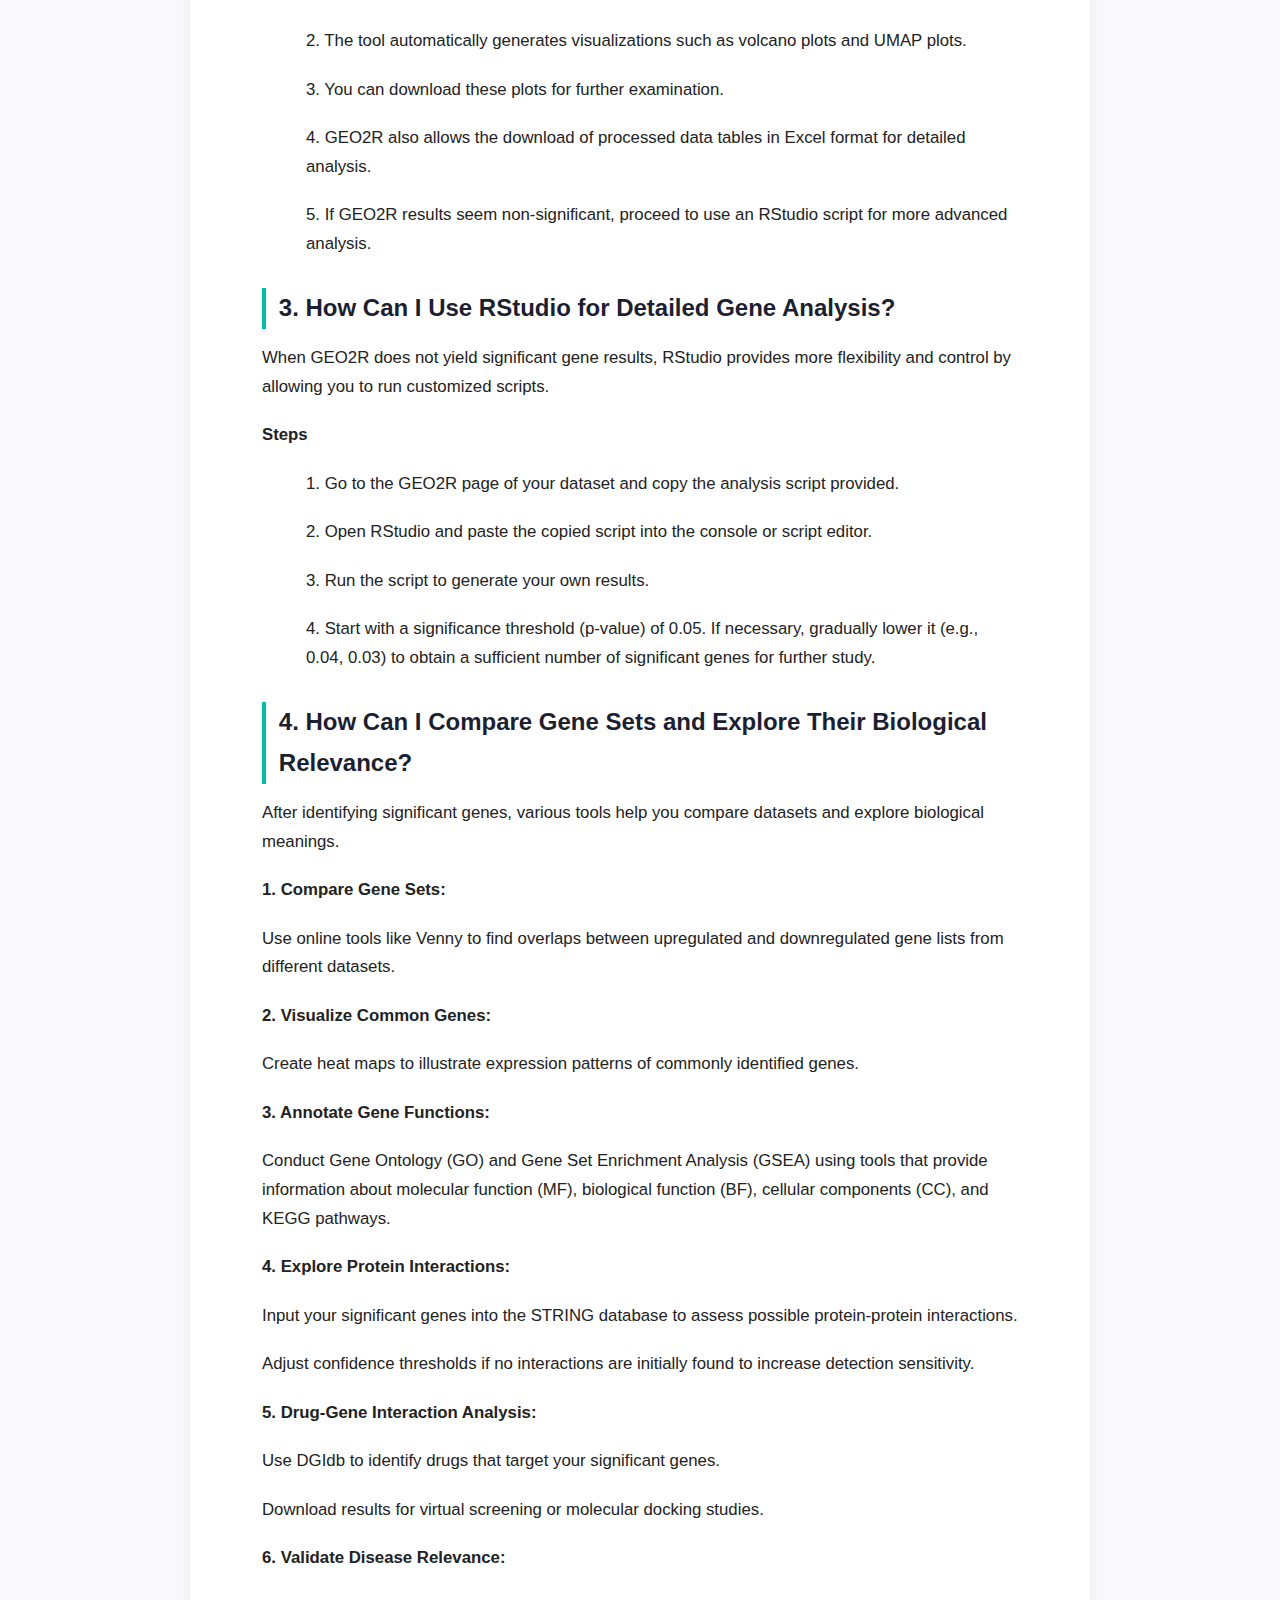
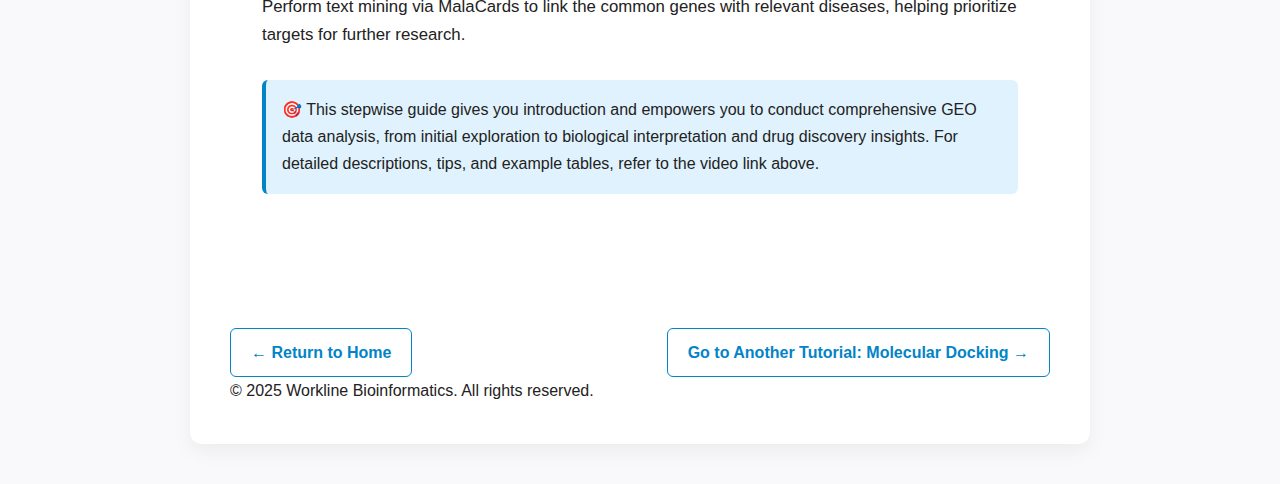
<file: tutorials/GEO_dataset_Tutorial.html>
<!DOCTYPE html>
<html lang="en">
<head>
  <meta charset="UTF-8" />
  <meta name="viewport" content="width=device-width, initial-scale=1.0"/>
  <title>Workline Bioinformatics | Tutorials</title>
  <link rel="stylesheet" href="../style_final.css" />
  <link rel="stylesheet" href="https://cdnjs.cloudflare.com/ajax/libs/font-awesome/6.4.0/css/all.min.css">
  <style>
  * {
    margin: 0;
    padding: 0;
    box-sizing: border-box;
  }

  body {
    font-family: 'Inter', sans-serif;
    line-height: 1.7;
    background: #f9f9fb;
    color: #222;
    padding: 40px 20px;
  }

  .container {
    max-width: 900px;
    margin: auto;
    background: #fff;
    padding: 40px;
    box-shadow: 0 8px 20px rgba(0,0,0,0.05);
    border-radius: 12px;
    position: relative;
  }

  .toc {
    background: #f0f4ff;
    padding: 20px;
    border-left: 4px solid #1e3a8a;
    margin-bottom: 30px;
    border-radius: 8px;
  }

  .toc h3 {
    margin-bottom: 10px;
    color: #1e3a8a;
  }

  .toc ul {
    list-style: none;
    padding-left: 0;
  }

  .toc ul li {
    margin-bottom: 8px;
  }

  .toc ul li a {
    color: #0369a1;
    text-decoration: none;
    font-weight: 600;
  }

  .toc ul li a:hover {
    text-decoration: underline;
  }

  h1, h2, h3 {
    color: #1b1f31;
    margin-top: 30px;
    margin-bottom: 15px;
  }

  p {
    margin-bottom: 20px;
    font-size: 1.05em;
  }

  ul {
    margin-bottom: 20px;
    padding-left: 20px;
  }

  ul li {
    margin-bottom: 10px;
  }

  table {
    width: 100%;
    border-collapse: collapse;
    margin: 20px 0;
  }

  table, th, td {
    border: 1px solid #ddd;
  }

  th, td {
    padding: 12px;
    text-align: left;
  }

  th {
    background: #f1f5f9;
  }

  .highlight {
    background: #e0f2fe;
    padding: 16px;
    border-left: 4px solid #0284c7;
    border-radius: 6px;
    margin: 30px 0;
  }

  .video-container {
    position: relative;
    margin: 2rem 0;
    text-align: center;
    border-radius: 12px;
    overflow: hidden;
    box-shadow: 0 8px 16px rgba(0,0,0,0.1);
  }

  .video-container iframe {
    width: 100%;
    border: none;
  }

  .video-container .watch-note {
    position: absolute;
    top: 10px;
    left: 20px;
    background: rgba(255,255,255,0.85);
    padding: 8px 14px;
    border-radius: 8px;
    font-weight: bold;
    color: #0077cc;
    font-size: 0.95rem;
    box-shadow: 0 2px 6px rgba(0,0,0,0.15);
    display: flex;
    align-items: center;
    gap: 8px;
  }

    .video-container .watch-note {
      font-size: 0.8rem;
      top: 8px;
      left: 12px;
    }
  }
    .footer-note {
      margin-top: 40px;
      font-size: 0.9em;
      color: #555;
      text-align: center;
    }

    .bottom-links {
      display: flex;
      justify-content: space-between;
      align-items: center;
      margin-top: 40px;
      flex-wrap: wrap;
      gap: 10px;
    }

    .bottom-links a {
      text-decoration: none;
      color: #0284c7;
      font-weight: 600;
      border: 1px solid #0284c7;
      padding: 10px 20px;
      border-radius: 6px;
      transition: all 0.3s ease;
    }

    .bottom-links a:hover {
      background-color: #0284c7;
      color: white;
    }

    @media (max-width: 768px) {
      .container {
        padding: 25px;
      }

      .blog-header h1 {
        font-size: 2em;
      }

      .bottom-links {
        flex-direction: column;
        align-items: flex-start;
      }
    }
</style>
</head>
<body>

  <!-- Navigation -->
  <nav>
  <div class="nav-flex">
    <a href="index.html" class="logo">
      <img src="../images/logo_transparent_1.png" alt="Workline Bioinformatics Logo">
    </a>
    <ul>
      <li><a href="../index.html">Home</a></li>
      <li><a href="../about.html">About Us</a></li>
      <li><a href="../blogs.html">Blogs</a></li>
      <li><a href="../services.html">Services</a></li>
      <li><a href="../tutorials.html">Tutorials</a></li>
    </ul>
  </div>
</nav>
  <div class="container">
    <h1>GEO Dataset Analysis Tutorial</h1>

    <!-- Table of Contents -->
    <div class="toc">
      <h3>Jump to:</h3>
      <ul>
        <li><a href="#What-is-GEO-Dataset-Analysis?">1. What is GEO Dataset Analysis?</a></li>
        <li><a href="#How-Do-I-Perform-Initial-Analysis-Using-GEO2R?">2. How Do I Perform Initial Analysis Using GEO2R?</a></li>
        <li><a href="#How-Can-I-Use-RStudio-for-Detailed-Gene-Analysis?">3. How Can I Use RStudio for Detailed Gene Analysis?</a></li>
        <li><a href="#How-Can-I-Compare-Gene-Sets-and-Explore-Their-Biological-Relevance?">4. How Can I Use RStudio for Detailed Gene Analysis?</a></li>
      </ul>
    </div>
<div class="video-container" style="position: relative; margin: 2rem 0; text-align: center;">
  <!-- YouTube Video -->
  <iframe width="100%" height="480" 
    src="https://www.youtube.com/embed/YQ2whOBpNEg" 
    title="GEO Dataset Analysis Overview" 
    frameborder="0" 
    allow="accelerometer; autoplay; clipboard-write; encrypted-media; gyroscope; picture-in-picture" 
    allowfullscreen>
  </iframe>

  <!-- Pointer Note -->
  <div style="
    position: absolute;
    top: 10px;
    left: 20px;
    background: rgba(255,255,255,0.85);
    padding: 8px 14px;
    border-radius: 8px;
    font-weight: bold;
    color: #0077cc;
    font-size: 0.95rem;
    box-shadow: 0 2px 6px rgba(0,0,0,0.15);
    display: flex;
    align-items: center;
    gap: 8px;
  ">
    👉 Watch full tutorial here
  </div>
</div>

    <!-- Question 1 -->
    <section id="what-is-ngs">
      <h2>1. What is GEO Dataset Analysis??</h2>
      <p>GEO (Gene Expression Omnibus) Dataset Analysis involves examining gene expression data to identify significant genes linked to diseases. This process leverages online tools and bioinformatics software to retrieve, filter, normalize, compare, annotate, and visualize gene expression profiles. The goal is to find meaningful gene sets that could help understand disease mechanisms or identify potential biomarkers.</p>

      <h2>2. How Do I Perform Initial Analysis Using GEO2R?</h2>
      <p>GEO2R is a user-friendly web tool for quick gene expression analysis of GEO datasets.</p>
      <p><strong>Steps</strong></p>
      <ul>
        <p>1. Load your GEO dataset into GEO2R.</p>
        <p>2. The tool automatically generates visualizations such as volcano plots and UMAP plots.</p>
        <p>3. You can download these plots for further examination.</p>
        <p>4. GEO2R also allows the download of processed data tables in Excel format for detailed analysis.</p>
        <p>5. If GEO2R results seem non-significant, proceed to use an RStudio script for more advanced analysis.</p>
      </ul>

      <h2>3. How Can I Use RStudio for Detailed Gene Analysis?</h2>
      <p>When GEO2R does not yield significant gene results, RStudio provides more flexibility and control by allowing you to run customized scripts.</p>
      <p><strong>Steps</strong></p>
      <ul>
        <p>1. Go to the GEO2R page of your dataset and copy the analysis script provided.</p>
        <p>2. Open RStudio and paste the copied script into the console or script editor.</p>
        <p>3. Run the script to generate your own results.</p>
        <p>4. Start with a significance threshold (p-value) of 0.05. If necessary, gradually lower it (e.g., 0.04, 0.03) to obtain a sufficient number of significant genes for further study.</p>
      </ul>

      <h2>4. How Can I Compare Gene Sets and Explore Their Biological Relevance?</h2>
      <p>After identifying significant genes, various tools help you compare datasets and explore biological meanings.</p>
          <p><strong>1. Compare Gene Sets:</strong></p>
          <p>Use online tools like Venny to find overlaps between upregulated and downregulated gene lists from different datasets.</p>
          <p><strong>2. Visualize Common Genes:</strong></p>
          <p>Create heat maps to illustrate expression patterns of commonly identified genes.</p>
          <p><strong>3. Annotate Gene Functions:</strong></p>
          <p>Conduct Gene Ontology (GO) and Gene Set Enrichment Analysis (GSEA) using tools that provide information about molecular function (MF), biological function (BF), cellular components (CC), and KEGG pathways.</p>
          <p><strong>4. Explore Protein Interactions:</strong></p>
          <p>Input your significant genes into the STRING database to assess possible protein-protein interactions.</p>
          <p>Adjust confidence thresholds if no interactions are initially found to increase detection sensitivity.</p>
          <p><strong>5. Drug-Gene Interaction Analysis:</strong></p>
          <p>Use DGIdb to identify drugs that target your significant genes.</p>
          <p>Download results for virtual screening or molecular docking studies.</p>
          <p><strong>6. Validate Disease Relevance:</strong>
          <p>Perform text mining via MalaCards to link the common genes with relevant diseases, helping prioritize targets for further research.</p>
      <div class="highlight">
        🎯 This stepwise guide gives you introduction and empowers you to conduct comprehensive GEO data analysis, from initial exploration to biological interpretation and drug discovery insights. For detailed descriptions, tips, and example tables, refer to the video link above.
      </div>
    </section>

<!-- Bottom Links -->
      <div class="bottom-links">
        <a href="../index.html">← Return to Home</a>
        <a href="molecular_docking.html">Go to Another Tutorial: Molecular Docking →</a>
      </div>

      <div class="footer-note">
        © 2025 Workline Bioinformatics. All rights reserved.
      </div>
    </div>
  </div>
</body>
</html>

</body>
</html>
</file>
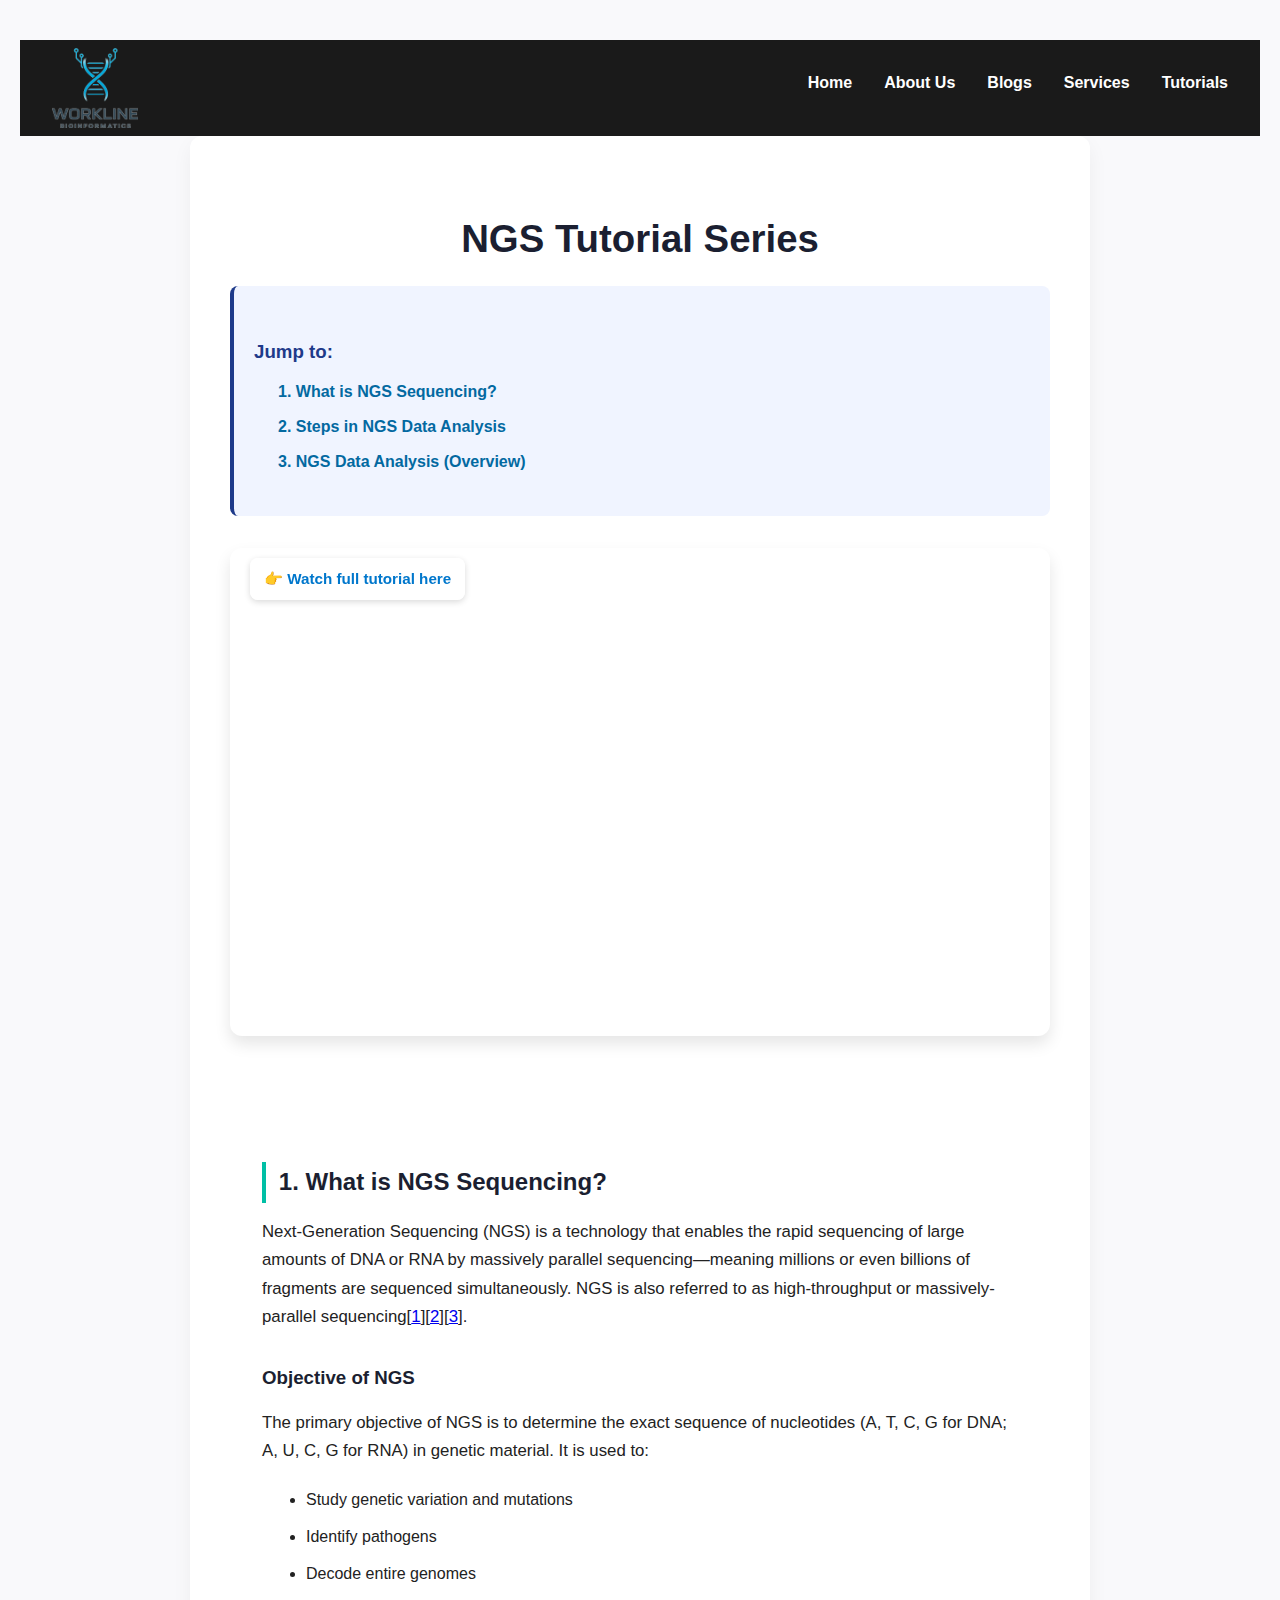
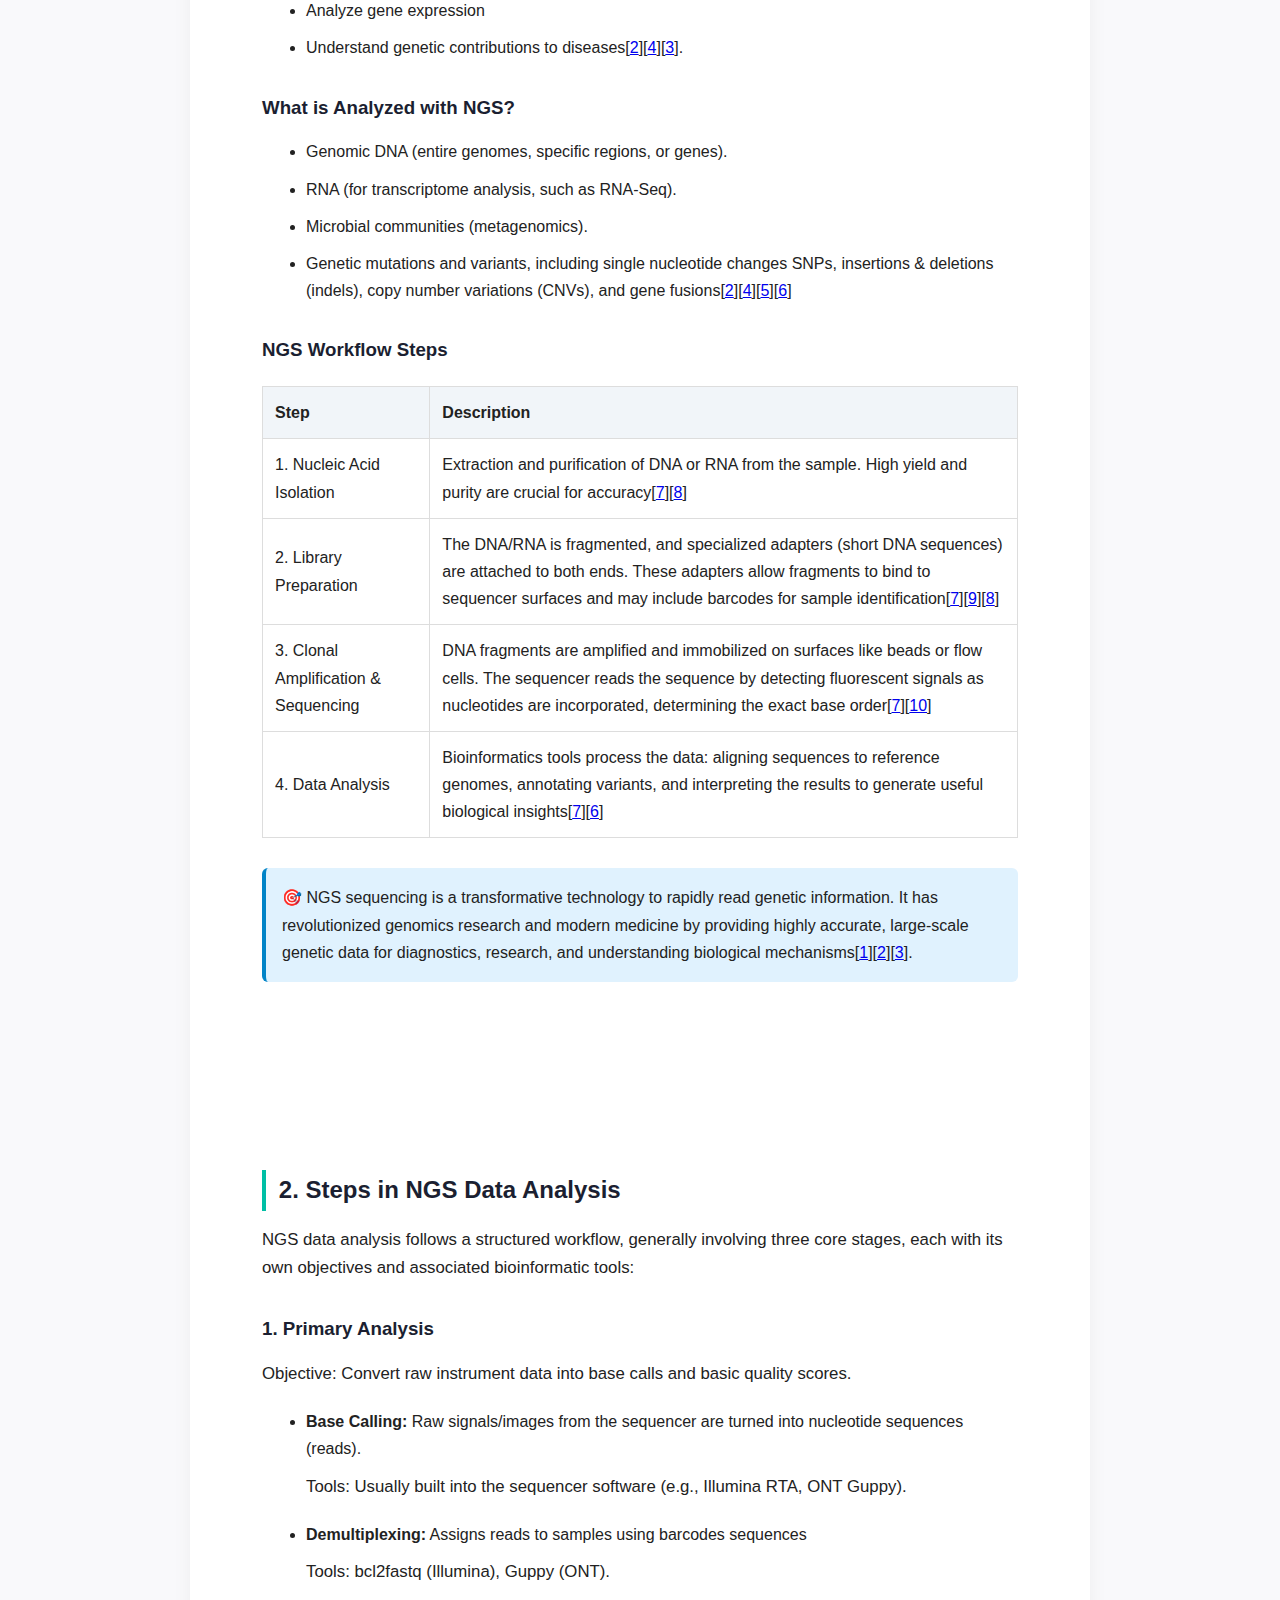
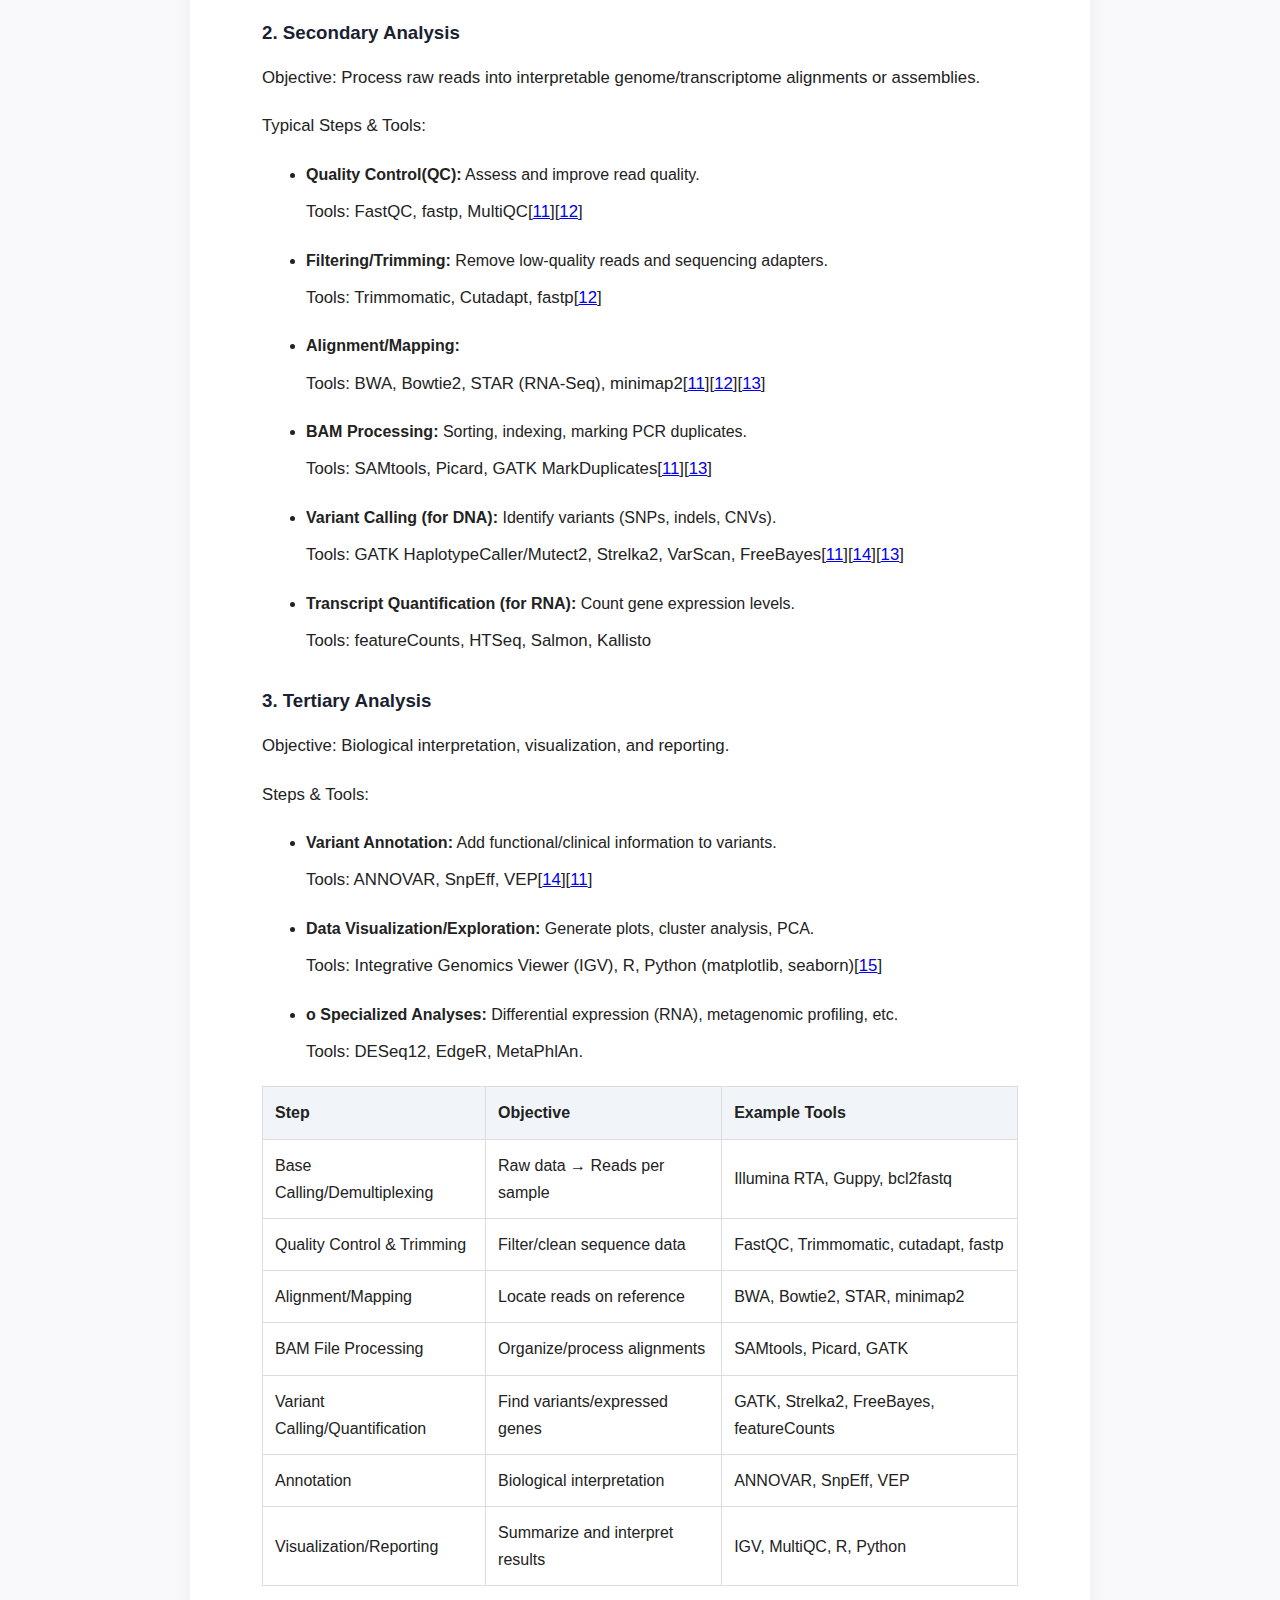
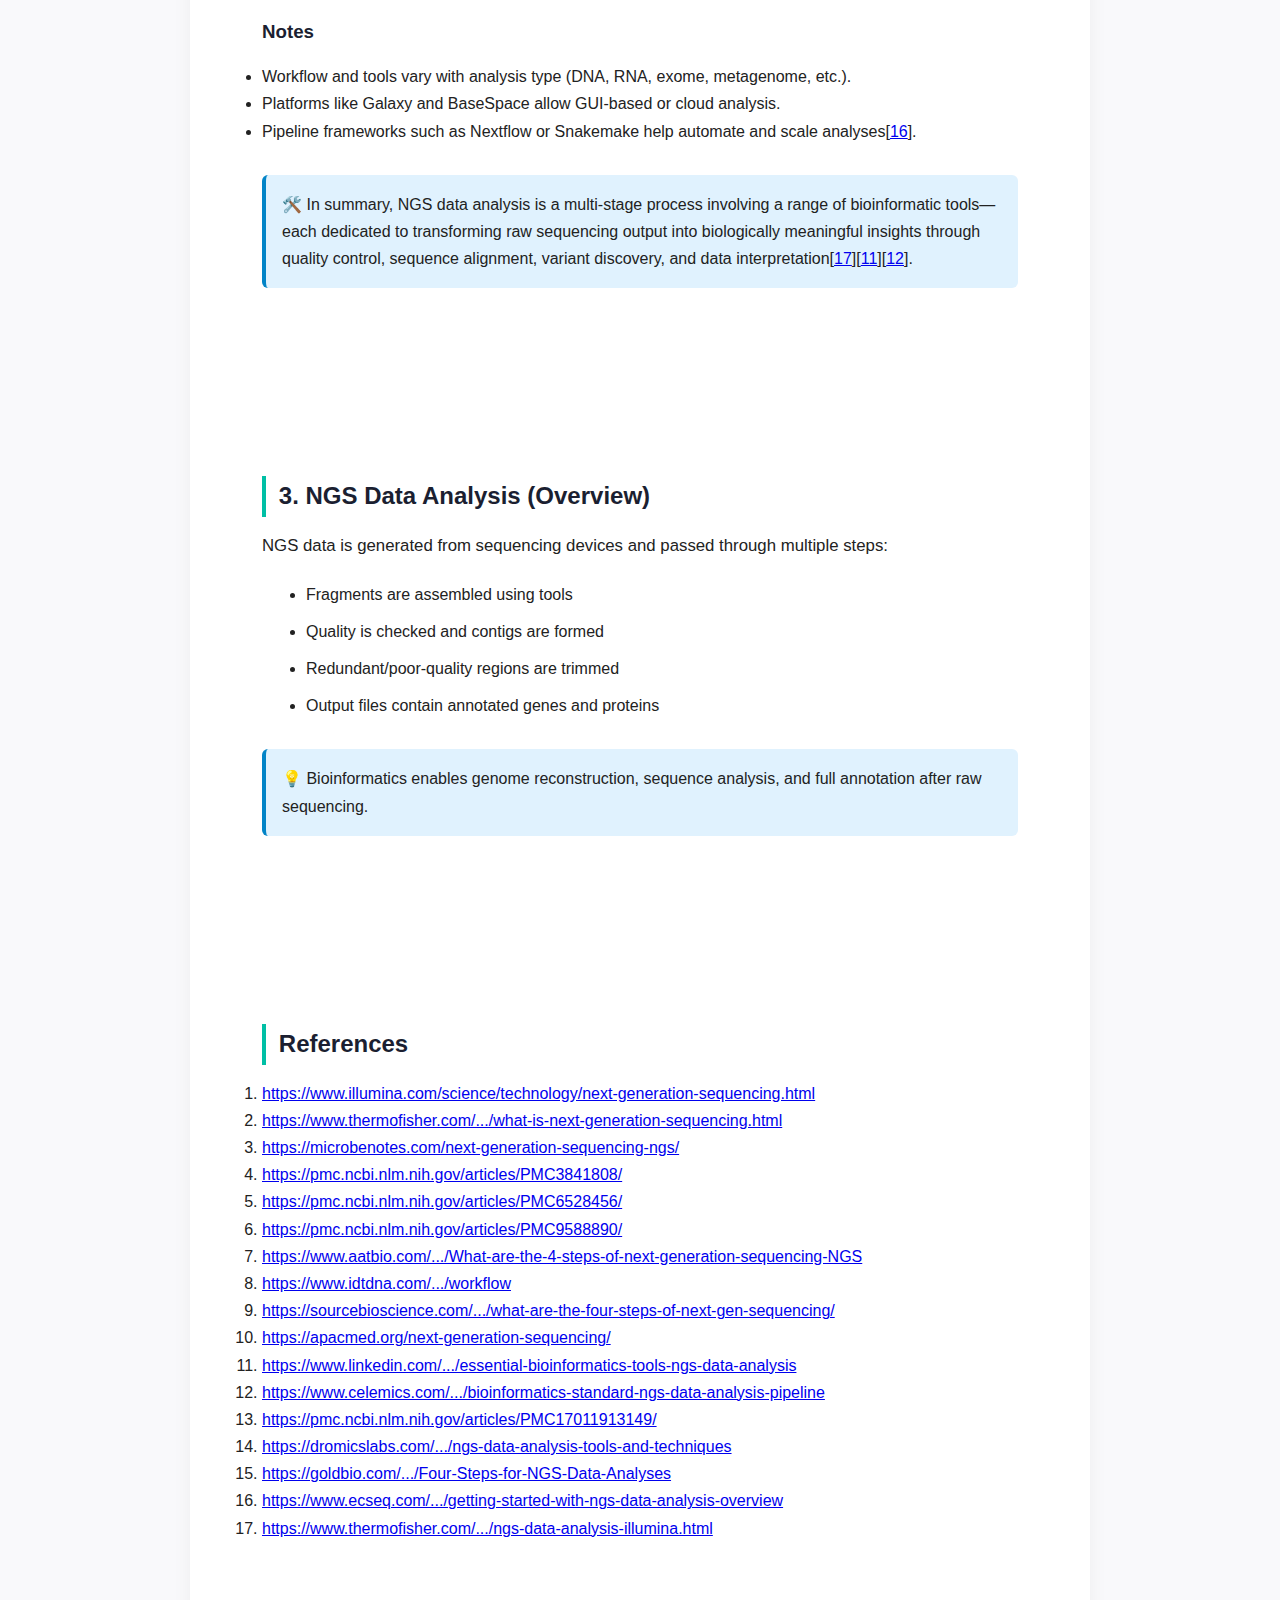
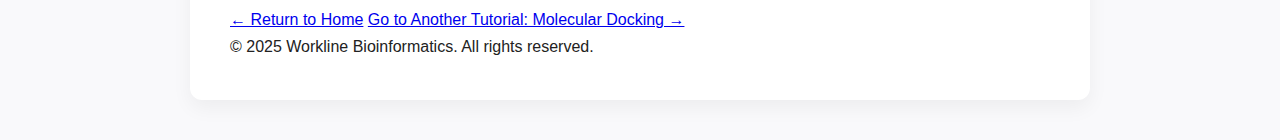
<file: tutorials/NGS_Tutorial.html>
<!DOCTYPE html>
<html lang="en">
<head>
  <meta charset="UTF-8" />
  <meta name="viewport" content="width=device-width, initial-scale=1.0"/>
  <title>Workline Bioinformatics | Tutorials</title>
  <link rel="stylesheet" href="../style_final.css" />
  <link rel="stylesheet" href="https://cdnjs.cloudflare.com/ajax/libs/font-awesome/6.4.0/css/all.min.css">
  <style>
  * {
    margin: 0;
    padding: 0;
    box-sizing: border-box;
  }

  body {
    font-family: 'Inter', sans-serif;
    line-height: 1.7;
    background: #f9f9fb;
    color: #222;
    padding: 40px 20px;
  }

  .container {
    max-width: 900px;
    margin: auto;
    background: #fff;
    padding: 40px;
    box-shadow: 0 8px 20px rgba(0,0,0,0.05);
    border-radius: 12px;
    position: relative;
  }

  .toc {
    background: #f0f4ff;
    padding: 20px;
    border-left: 4px solid #1e3a8a;
    margin-bottom: 30px;
    border-radius: 8px;
  }

  .toc h3 {
    margin-bottom: 10px;
    color: #1e3a8a;
  }

  .toc ul {
    list-style: none;
    padding-left: 0;
  }

  .toc ul li {
    margin-bottom: 8px;
  }

  .toc ul li a {
    color: #0369a1;
    text-decoration: none;
    font-weight: 600;
  }

  .toc ul li a:hover {
    text-decoration: underline;
  }

  h1, h2, h3 {
    color: #1b1f31;
    margin-top: 30px;
    margin-bottom: 15px;
  }

  p {
    margin-bottom: 20px;
    font-size: 1.05em;
  }

  ul {
    margin-bottom: 20px;
    padding-left: 20px;
  }

  ul li {
    margin-bottom: 10px;
  }

  table {
    width: 100%;
    border-collapse: collapse;
    margin: 20px 0;
  }

  table, th, td {
    border: 1px solid #ddd;
  }

  th, td {
    padding: 12px;
    text-align: left;
  }

  th {
    background: #f1f5f9;
  }

  .highlight {
    background: #e0f2fe;
    padding: 16px;
    border-left: 4px solid #0284c7;
    border-radius: 6px;
    margin: 30px 0;
  }

  .video-container {
    position: relative;
    margin: 2rem 0;
    text-align: center;
    border-radius: 12px;
    overflow: hidden;
    box-shadow: 0 8px 16px rgba(0,0,0,0.1);
  }

  .video-container iframe {
    width: 100%;
    border: none;
  }

  .video-container .watch-note {
    position: absolute;
    top: 10px;
    left: 20px;
    background: rgba(255,255,255,0.85);
    padding: 8px 14px;
    border-radius: 8px;
    font-weight: bold;
    color: #0077cc;
    font-size: 0.95rem;
    box-shadow: 0 2px 6px rgba(0,0,0,0.15);
    display: flex;
    align-items: center;
    gap: 8px;
  }

  .footer-grid {
    background-color: #1b1f31;
    color: white;
    display: flex;
    justify-content: space-around;
    padding: 40px 20px;
    flex-wrap: wrap;
  }

  .footer-column h2, .footer-column a {
    color: white;
  }

  .footer-bottom {
    text-align: center;
    background: #111827;
    color: white;
    padding: 12px;
  }

  @media (max-width: 768px) {
    .container {
      padding: 25px;
    }

    h1 {
      font-size: 2em;
    }

    .footer-grid {
      flex-direction: column;
      text-align: center;
    }

    .video-container .watch-note {
      font-size: 0.8rem;
      top: 8px;
      left: 12px;
    }
  }
</style>
</head>
<body>

  <!-- Navigation -->
  <nav>
  <div class="nav-flex">
    <a href="index.html" class="logo">
      <img src="../images/logo_transparent_1.png" alt="Workline Bioinformatics Logo">
    </a>
    <ul>
      <li><a href="../index.html">Home</a></li>
      <li><a href="../about.html">About Us</a></li>
      <li><a href="../blogs.html">Blogs</a></li>
      <li><a href="../services.html">Services</a></li>
      <li><a href="../tutorials.html">Tutorials</a></li>
    </ul>
  </div>
</nav>
  <div class="container">
    <h1>NGS Tutorial Series</h1>

    <!-- Table of Contents -->
    <div class="toc">
      <h3>Jump to:</h3>
      <ul>
        <li><a href="#what-is-ngs">1. What is NGS Sequencing?</a></li>
        <li><a href="#steps-ngs-analysis">2. Steps in NGS Data Analysis</a></li>
        <li><a href="#ngs-analysis-overview">3. NGS Data Analysis (Overview)</a></li>
      </ul>
    </div>
<div class="video-container" style="position: relative; margin: 2rem 0; text-align: center;">
  <!-- YouTube Video -->
  <iframe width="100%" height="480" 
    src="https://www.youtube.com/embed/YQ2whOBpNEg" 
    title="NGS Overview" 
    frameborder="0" 
    allow="accelerometer; autoplay; clipboard-write; encrypted-media; gyroscope; picture-in-picture" 
    allowfullscreen>
  </iframe>

  <!-- Pointer Note -->
  <div style="
    position: absolute;
    top: 10px;
    left: 20px;
    background: rgba(255,255,255,0.85);
    padding: 8px 14px;
    border-radius: 8px;
    font-weight: bold;
    color: #0077cc;
    font-size: 0.95rem;
    box-shadow: 0 2px 6px rgba(0,0,0,0.15);
    display: flex;
    align-items: center;
    gap: 8px;
  ">
    👉 Watch full tutorial here
  </div>
</div>

    <!-- Question 1 -->
    <section id="what-is-ngs">
      <h2>1. What is NGS Sequencing?</h2>
      <p>Next-Generation Sequencing (NGS) is a technology that enables the rapid sequencing of large amounts of DNA or RNA by massively parallel sequencing—meaning millions or even billions of fragments are sequenced simultaneously. NGS is also referred to as high-throughput or massively-parallel sequencing[<a href="#ref1">1</a>][<a href="#ref2">2</a>][<a href="#ref3">3</a>].</p>

      <h3>Objective of NGS</h3>
      <p>The primary objective of NGS is to determine the exact sequence of nucleotides (A, T, C, G for DNA; A, U, C, G for RNA) in genetic material. It is used to:</p>
      <ul>
        <li>Study genetic variation and mutations</li>
        <li>Identify pathogens</li>
        <li>Decode entire genomes</li>
        <li>Analyze gene expression</li>
        <li>Understand genetic contributions to diseases[<a href="#ref2">2</a>][<a href="#ref4">4</a>][<a href="#ref3">3</a>].</li>
      </ul>

      <h3>What is Analyzed with NGS?</h3>
      <ul>
        <li>Genomic DNA (entire genomes, specific regions, or genes).</li>
        <li>RNA (for transcriptome analysis, such as RNA-Seq).</li>
        <li>Microbial communities (metagenomics).</li>
        <li>Genetic mutations and variants, including single nucleotide changes SNPs, insertions & deletions (indels), copy number variations (CNVs), and gene fusions[<a href="#ref2">2</a>][<a href="#ref4">4</a>][<a href="#ref5">5</a>][<a href="#ref6">6</a>]</li>
      </ul>

      <h3>NGS Workflow Steps</h3>
      <table>
        <tr>
          <th>Step</th>
          <th>Description</th>
        </tr>
        <tr>
          <td>1. Nucleic Acid Isolation</td>
          <td>Extraction and purification of DNA or RNA from the sample. High yield and purity are crucial for accuracy[<a href="#ref7">7</a>][<a href="#ref8">8</a>]</td>
        </tr>
        <tr>
          <td>2. Library Preparation</td>
          <td>The DNA/RNA is fragmented, and specialized adapters (short DNA sequences) are attached to both ends. These adapters allow fragments to bind to sequencer surfaces and may include barcodes for sample identification[<a href="#ref7">7</a>][<a href="#ref9">9</a>][<a href="#ref8">8</a>]</td>
        </tr>
        <tr>
          <td>3. Clonal Amplification & Sequencing</td>
          <td>DNA fragments are amplified and immobilized on surfaces like beads or flow cells. The sequencer reads the sequence by detecting fluorescent signals as nucleotides are incorporated, determining the exact base order[<a href="#ref7">7</a>][<a href="#ref10">10</a>]</td>
        </tr>
        <tr>
          <td>4. Data Analysis</td>
          <td>Bioinformatics tools process the data: aligning sequences to reference genomes, annotating variants, and interpreting the results to generate useful biological insights[<a href="#ref7">7</a>][<a href="#ref6">6</a>]</td>
        </tr>
      </table>

      <div class="highlight">
        🎯 NGS sequencing is a transformative technology to rapidly read genetic information. It has revolutionized genomics research and modern medicine by providing highly accurate, large-scale genetic data for diagnostics, research, and understanding biological mechanisms[<a href="#ref1">1</a>][<a href="#ref2">2</a>][<a href="#ref3">3</a>].
      </div>
    </section>

    <!-- Question 2 -->
    <section id="steps-ngs-analysis">
      <h2>2. Steps in NGS Data Analysis</h2>

      <p>NGS data analysis follows a structured workflow, generally involving three core stages, each with its own objectives and associated bioinformatic tools:</p>

      <h3>1. Primary Analysis</h3>
      <p>Objective: Convert raw instrument data into base calls and basic quality scores.</p>
      <ul>
        <li><strong>Base Calling:</strong> Raw signals/images from the sequencer are turned into nucleotide sequences (reads).</li>
        <p>Tools: Usually built into the sequencer software (e.g., Illumina RTA, ONT Guppy).</p>
        <li><strong>Demultiplexing:</strong> Assigns reads to samples using barcodes sequences</li>
        <p>Tools: bcl2fastq (Illumina), Guppy (ONT).</p>
      </ul>

      <h3>2. Secondary Analysis</h3>
      <p>Objective: Process raw reads into interpretable genome/transcriptome alignments or assemblies.</p>
      <p>Typical Steps & Tools:</p>
      <ul>
        <li><strong>Quality Control(QC):</strong> Assess and improve read quality.</li>
        <p>Tools: FastQC, fastp, MultiQC[<a href="#ref11">11</a>][<a href="#ref12">12</a>]</p>
        <li><strong>Filtering/Trimming:</strong> Remove low-quality reads and sequencing adapters.</li>
        <p>Tools: Trimmomatic, Cutadapt, fastp[<a href="#ref12">12</a>]</p>
        <li><strong>Alignment/Mapping:</strong></li>
        <p>Tools: BWA, Bowtie2, STAR (RNA-Seq), minimap2[<a href="#ref11">11</a>][<a href="#ref12">12</a>][<a href="#ref13">13</a>]</p>
        <li><strong>BAM Processing:</strong> Sorting, indexing, marking PCR duplicates.</li>
        <p>Tools: SAMtools, Picard, GATK MarkDuplicates[<a href="#ref11">11</a>][<a href="#ref13">13</a>]</p>
        <li><strong>Variant Calling (for DNA):</strong> Identify variants (SNPs, indels, CNVs).</li>
        <p>Tools: GATK HaplotypeCaller/Mutect2, Strelka2, VarScan, FreeBayes[<a href="#ref11">11</a>][<a href="#ref14">14</a>][<a href="#ref13">13</a>]</p>
        <li><strong>Transcript Quantification (for RNA):</strong> Count gene expression levels.</li>
        <p>Tools: featureCounts, HTSeq, Salmon, Kallisto</p>
      </ul>

      <h3>3. Tertiary Analysis</h3>
      <p>Objective: Biological interpretation, visualization, and reporting.</p>
      <p>Steps & Tools:</p>
      <ul>
        <li><strong>Variant Annotation:</strong> Add functional/clinical information to variants.</li>
        <p>Tools: ANNOVAR, SnpEff, VEP[<a href="#ref14">14</a>][<a href="#ref11">11</a>]</p>
        <li><strong>Data Visualization/Exploration: </strong> Generate plots, cluster analysis, PCA.</li>
        <p>Tools: Integrative Genomics Viewer (IGV), R, Python (matplotlib, seaborn)[<a href="#ref157">15</a>]</p>
        <li><strong>o	Specialized Analyses:</strong> Differential expression (RNA), metagenomic profiling, etc.</li>
        <p>Tools: DESeq12, EdgeR, MetaPhlAn.</p>
      </ul>
      <table>
  <thead>
    <tr>
      <th>Step</th>
      <th>Objective</th>
      <th>Example Tools</th>
    </tr>
  </thead>
  <tbody>
    <tr>
      <td>Base Calling/Demultiplexing</td>
      <td>Raw data → Reads per sample</td>
      <td>Illumina RTA, Guppy, bcl2fastq</td>
    </tr>
    <tr>
      <td>Quality Control & Trimming</td>
      <td>Filter/clean sequence data</td>
      <td>FastQC, Trimmomatic, cutadapt, fastp</td>
    </tr>
    <tr>
      <td>Alignment/Mapping</td>
      <td>Locate reads on reference</td>
      <td>BWA, Bowtie2, STAR, minimap2</td>
    </tr>
    <tr>
      <td>BAM File Processing</td>
      <td>Organize/process alignments</td>
      <td>SAMtools, Picard, GATK</td>
    </tr>
    <tr>
      <td>Variant Calling/Quantification</td>
      <td>Find variants/expressed genes</td>
      <td>GATK, Strelka2, FreeBayes, featureCounts</td>
    </tr>
    <tr>
      <td>Annotation</td>
      <td>Biological interpretation</td>
      <td>ANNOVAR, SnpEff, VEP</td>
    </tr>
    <tr>
      <td>Visualization/Reporting</td>
      <td>Summarize and interpret results</td>
      <td>IGV, MultiQC, R, Python</td>
    </tr>
  </tbody>
</table>
      <h3>Notes</h3>
      <li>Workflow and tools vary with analysis type (DNA, RNA, exome, metagenome, etc.).</li>
      <li>Platforms like Galaxy and BaseSpace allow GUI-based or cloud analysis.</li>
      <li>Pipeline frameworks such as Nextflow or Snakemake help automate and scale analyses[<a href="#ref16">16</a>].</li>


      <div class="highlight">
        🛠️ In summary, NGS data analysis is a multi-stage process involving a range of bioinformatic tools—each dedicated to transforming raw sequencing output into biologically meaningful insights through quality control, sequence alignment, variant discovery, and data interpretation[<a href="#ref17">17</a>][<a href="#ref11">11</a>][<a href="#ref12">12</a>].
      </div>
    </section>

    <!-- Question 3 -->
    <section id="ngs-analysis-overview">
      <h2>3. NGS Data Analysis (Overview)</h2>
      <p>NGS data is generated from sequencing devices and passed through multiple steps:</p>
      <ul>
        <li>Fragments are assembled using tools</li>
        <li>Quality is checked and contigs are formed</li>
        <li>Redundant/poor-quality regions are trimmed</li>
        <li>Output files contain annotated genes and proteins</li>
      </ul>

      <div class="highlight">
        💡 Bioinformatics enables genome reconstruction, sequence analysis, and full annotation after raw sequencing.
      </div>
    </section>
    <!-- References Section -->
<section id="references">
  <h2>References</h2>
  <ol>
    <li id="ref1"><a href="https://www.illumina.com/science/technology/next-generation-sequencing.html" target="_blank">https://www.illumina.com/science/technology/next-generation-sequencing.html</a></li>
    <li id="ref2"><a href="https://www.thermofisher.com/us/en/home/life-science/sequencing/sequencing-learning-center/next-generation-sequencing-information/ngs-basics/what-is-next-generation-sequencing.html" target="_blank">https://www.thermofisher.com/.../what-is-next-generation-sequencing.html</a></li>
    <li id="ref3"><a href="https://microbenotes.com/next-generation-sequencing-ngs/" target="_blank">https://microbenotes.com/next-generation-sequencing-ngs/</a></li>
    <li id="ref4"><a href="https://pmc.ncbi.nlm.nih.gov/articles/PMC3841808/" target="_blank">https://pmc.ncbi.nlm.nih.gov/articles/PMC3841808/</a></li>
    <li id="ref5"><a href="https://pmc.ncbi.nlm.nih.gov/articles/PMC6528456/" target="_blank">https://pmc.ncbi.nlm.nih.gov/articles/PMC6528456/</a></li>
    <li id="ref6"><a href="https://pmc.ncbi.nlm.nih.gov/articles/PMC9588890/" target="_blank">https://pmc.ncbi.nlm.nih.gov/articles/PMC9588890/</a></li>
    <li id="ref7"><a href="https://www.aatbio.com/resources/faq-frequently-asked-questions/What-are-the-4-steps-of-next-generation-sequencing-NGS" target="_blank">https://www.aatbio.com/.../What-are-the-4-steps-of-next-generation-sequencing-NGS</a></li>
    <li id="ref8"><a href="https://www.idtdna.com/pages/technology/next-generation-sequencing/workflow" target="_blank">https://www.idtdna.com/.../workflow</a></li>
    <li id="ref9"><a href="https://sourcebioscience.com/what-are-the-four-steps-of-next-gen-sequencing/" target="_blank">https://sourcebioscience.com/.../what-are-the-four-steps-of-next-gen-sequencing/</a></li>
    <li id="ref10"><a href="https://apacmed.org/next-generation-sequencing/" target="_blank">https://apacmed.org/next-generation-sequencing/</a></li>
    <li id="ref11"><a href="https://www.linkedin.com/pulse/essential-bioinformatics-tools-ngs-data-analysis-koshechkin-phd-16c8ye" target="_blank">https://www.linkedin.com/.../essential-bioinformatics-tools-ngs-data-analysis</a></li>
    <li id="ref12"><a href="https://www.celemics.com/resources/blogs/bioinformatics-standard-ngs-data-analysis-pipeline/" target="_blank">https://www.celemics.com/.../bioinformatics-standard-ngs-data-analysis-pipeline</a></li>
    <li id="ref13"><a href="https://pmc.ncbi.nlm.nih.gov/articles/PMC17011913149/" target="_blank">https://pmc.ncbi.nlm.nih.gov/articles/PMC17011913149/</a></li>
    <li id="ref14"><a href="https://dromicslabs.com/next-generation-sequencing-data-analysis-tools-and-techniques/" target="_blank">https://dromicslabs.com/.../ngs-data-analysis-tools-and-techniques</a></li>
    <li id="ref15"><a href="https://goldbio.com/articles/article/Four-Steps-for-NGS-Data-Analyses" target="_blank">https://goldbio.com/.../Four-Steps-for-NGS-Data-Analyses</a></li>
    <li id="ref16"><a href="https://www.ecseq.com/support/ngs/getting-started-with-ngs-data-analysis-overview" target="_blank">https://www.ecseq.com/.../getting-started-with-ngs-data-analysis-overview</a></li>
    <li id="ref17"><a href="https://www.thermofisher.com/us/en/home/life-science/cloning/cloning-learning-center/invitrogen-school-of-molecular-biology/next-generation-sequencing/ngs-data-analysis-illumina.html" target="_blank">https://www.thermofisher.com/.../ngs-data-analysis-illumina.html</a></li>
  </ol>
</section>
<!-- Bottom Links -->
      <div class="bottom-links">
        <a href="../index.html">← Return to Home</a>
        <a href="molecular_docking.html">Go to Another Tutorial: Molecular Docking →</a>
      </div>

      <div class="footer-note">
        © 2025 Workline Bioinformatics. All rights reserved.
      </div>
    </div>
  </div>
</body>
</html>

</body>
</html>
</file>
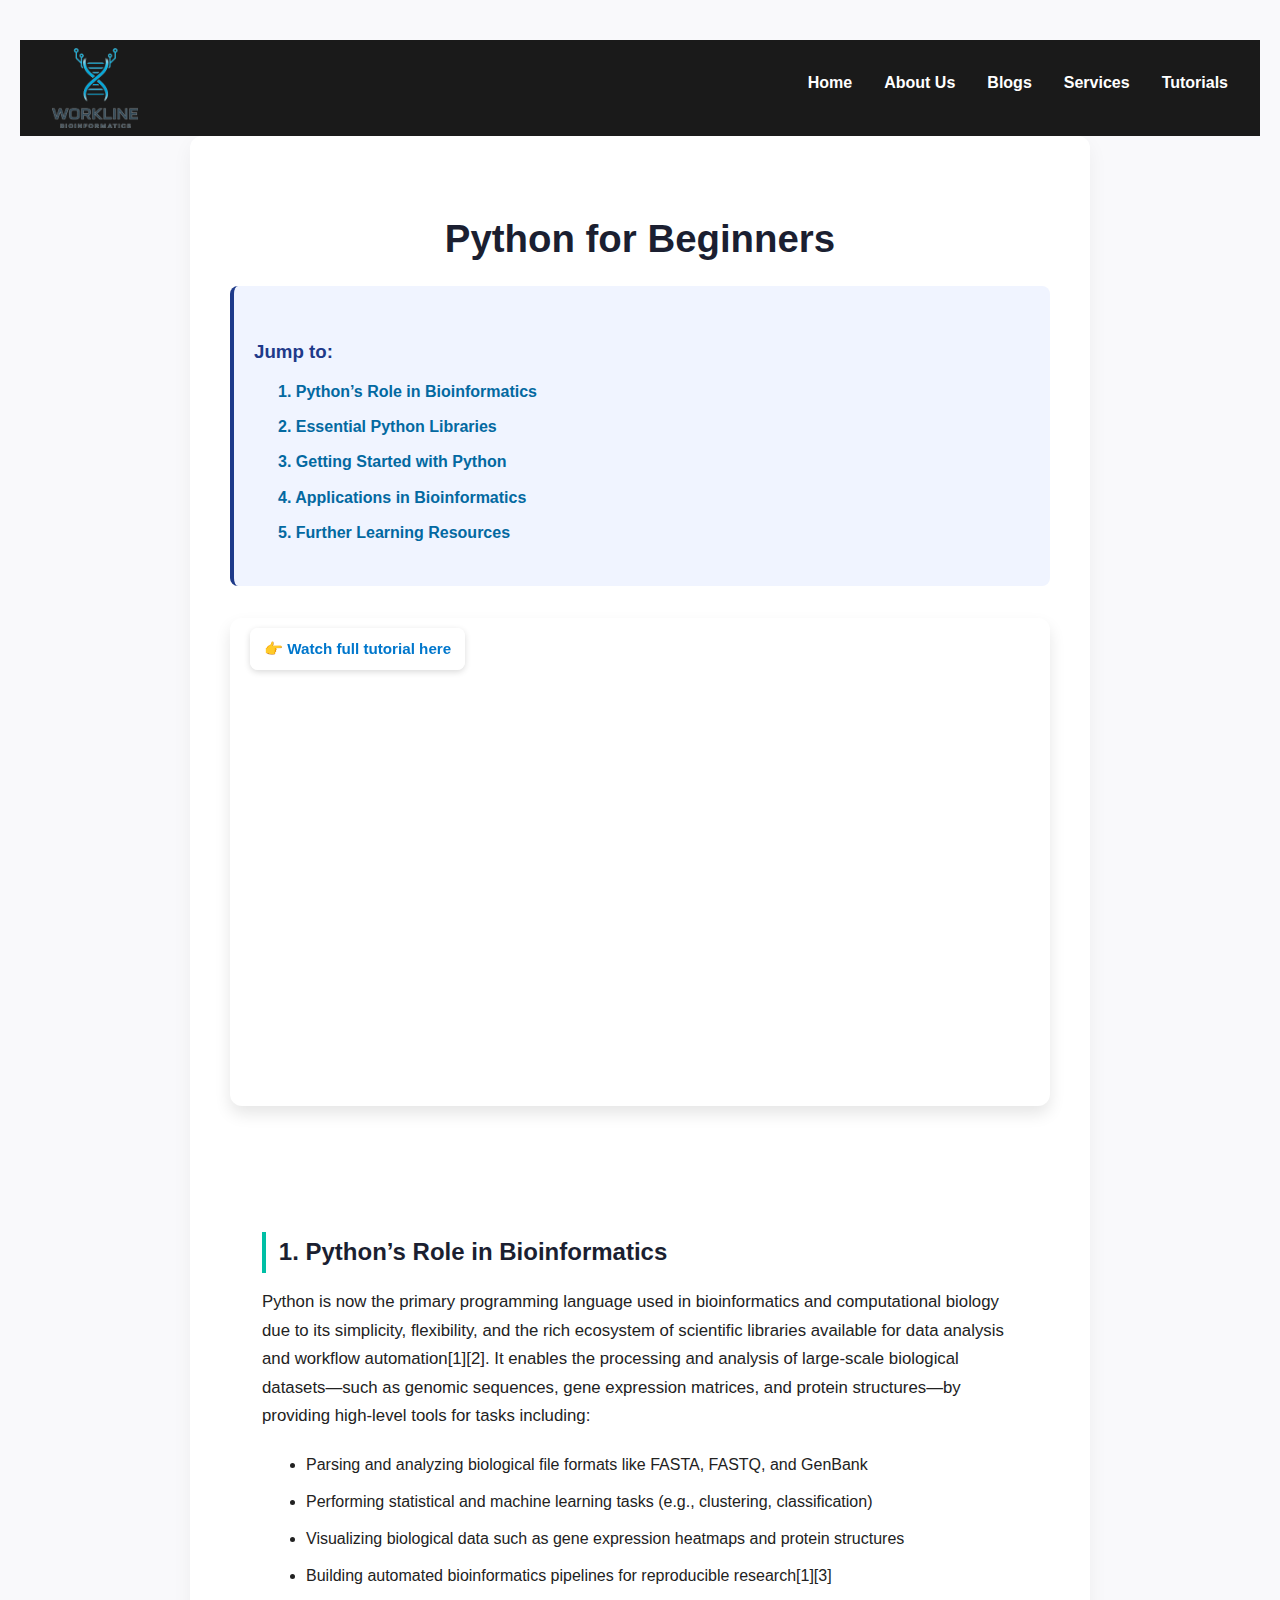
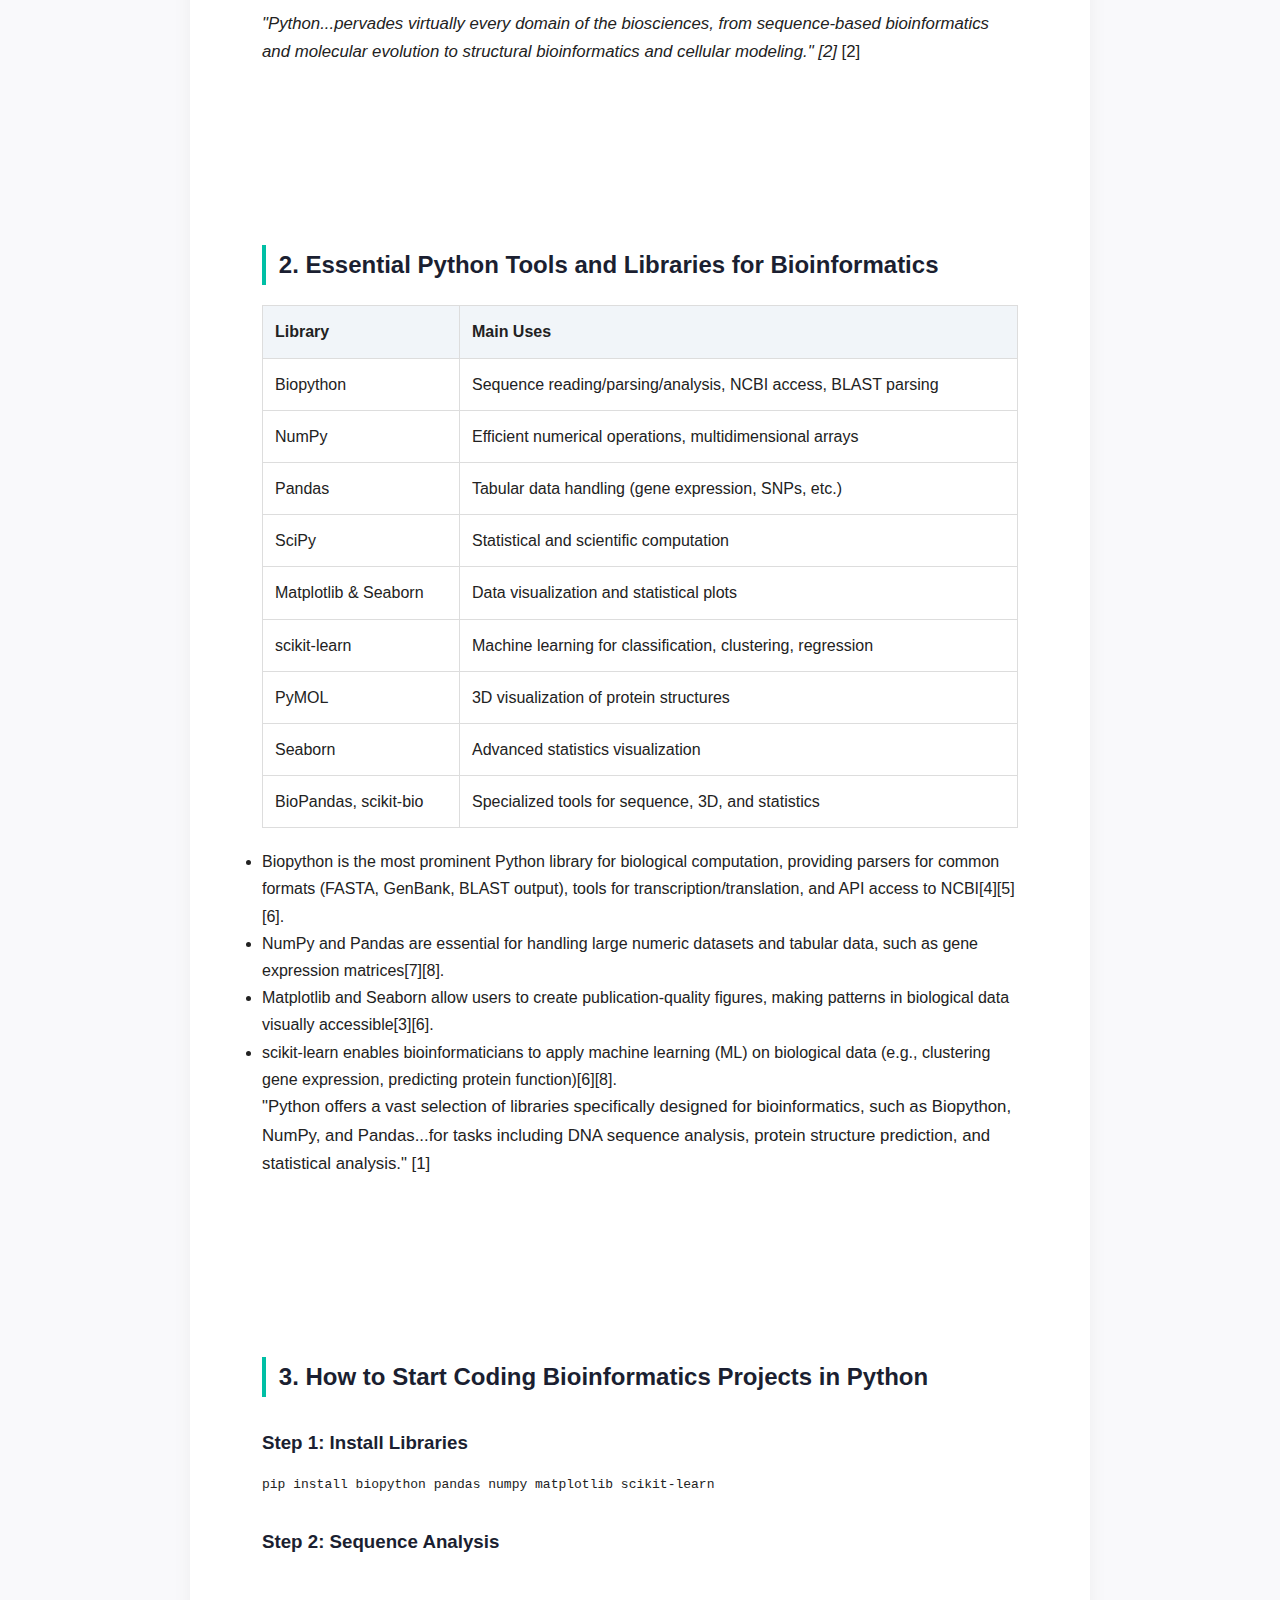
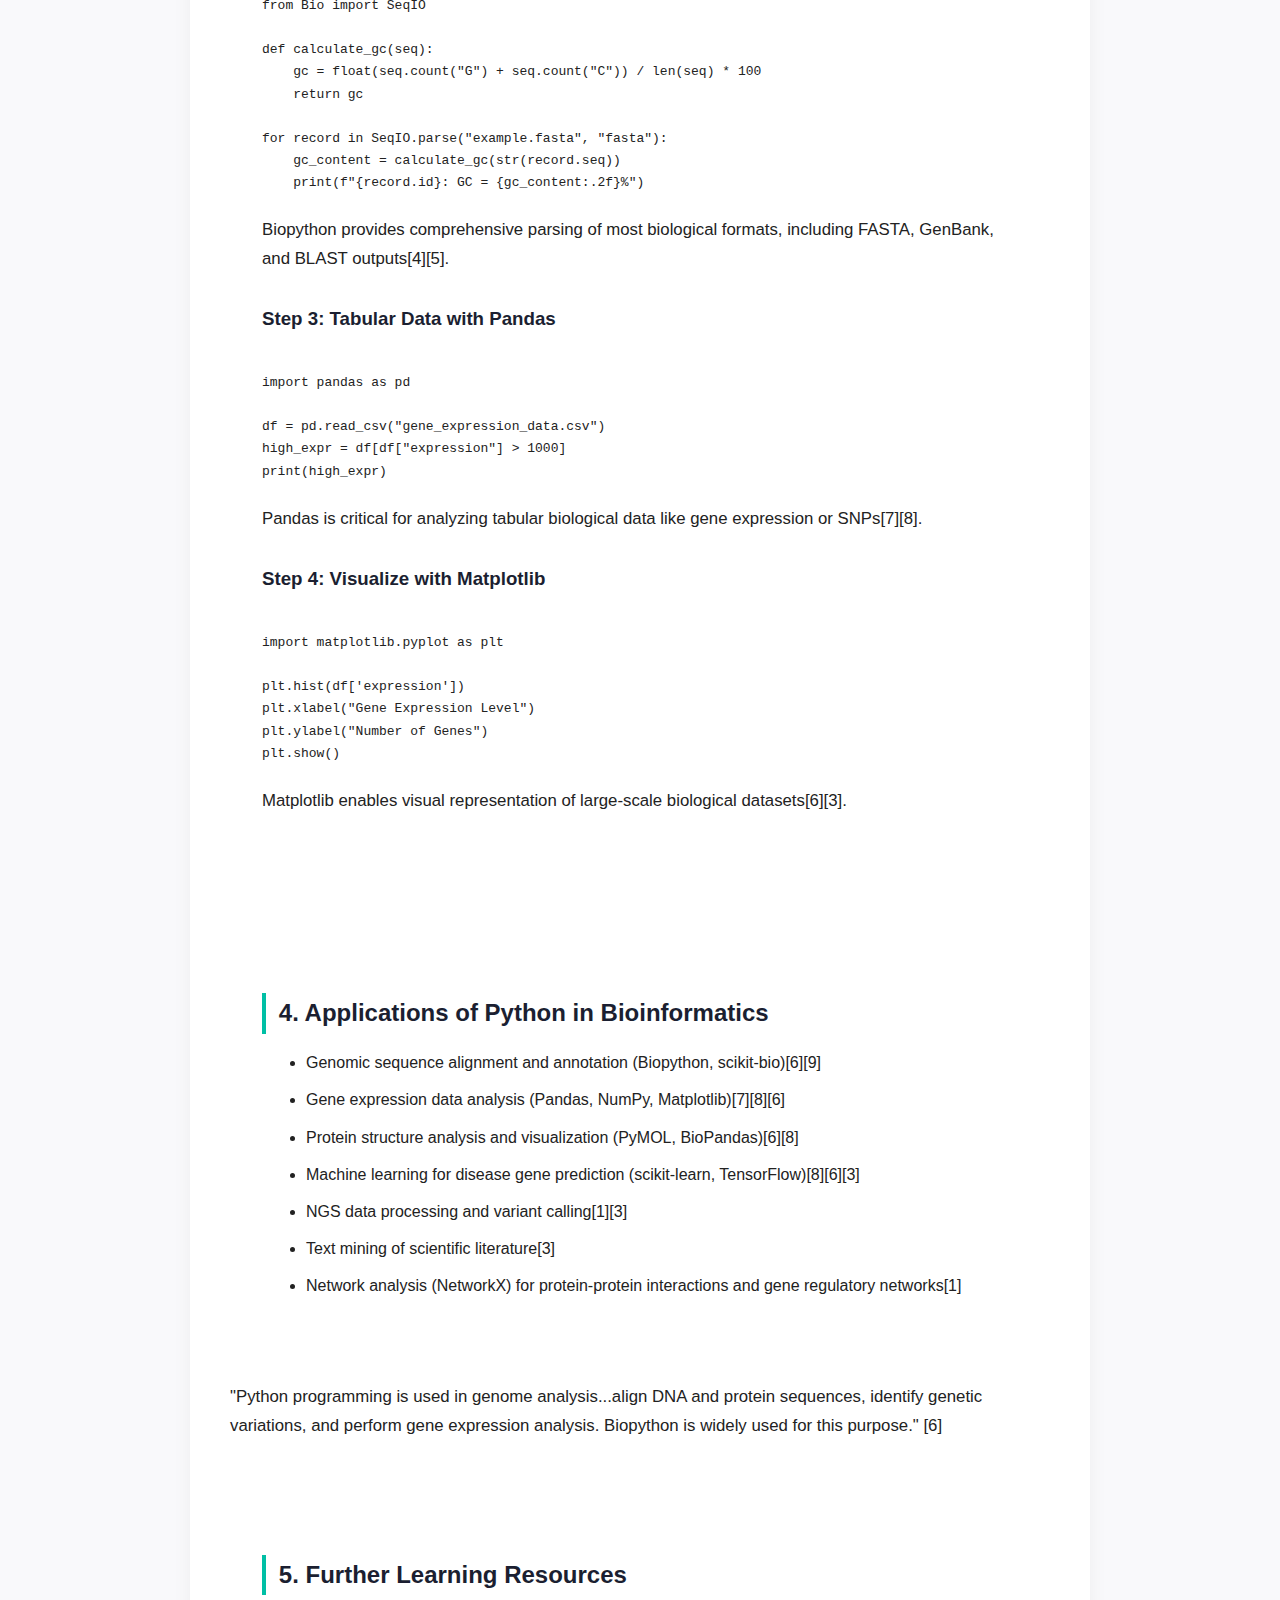
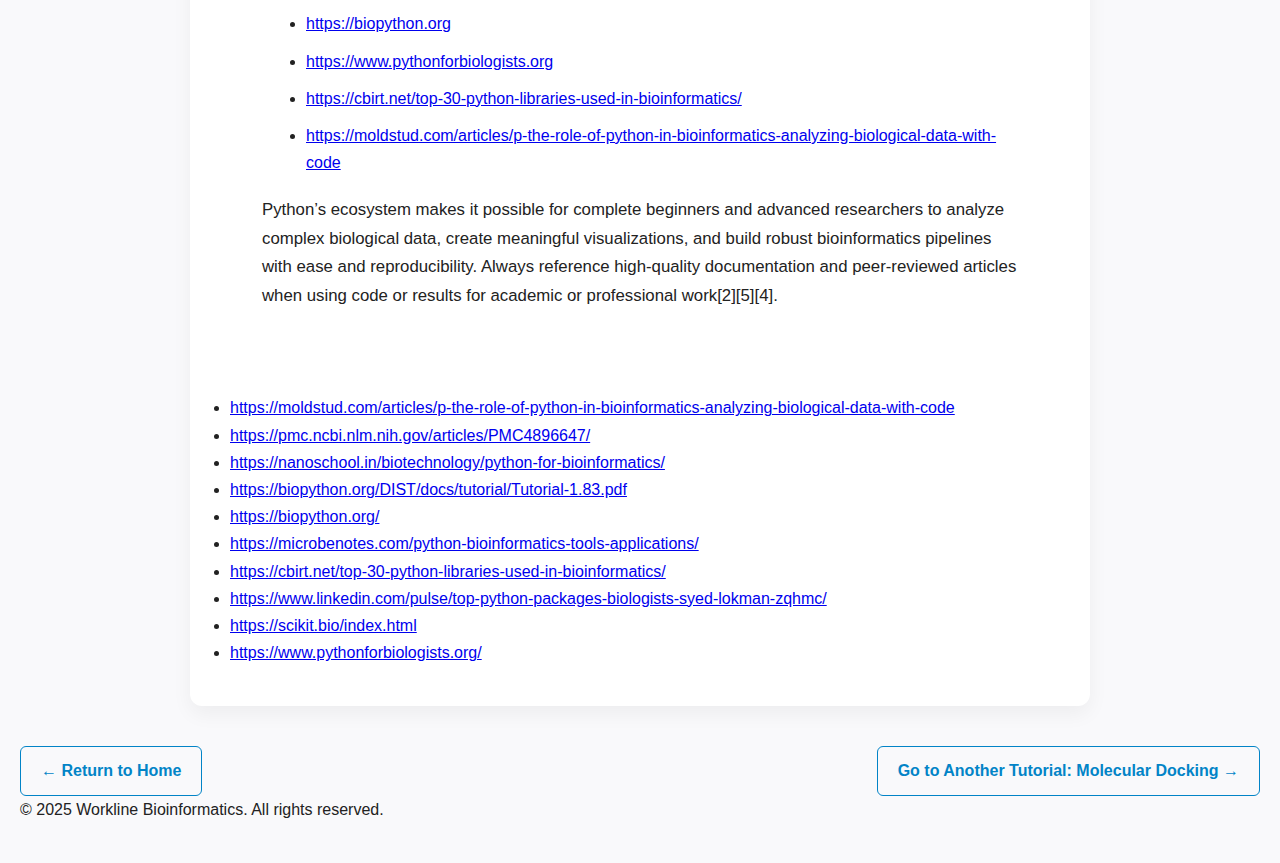
<file: tutorials/python_tutorial.html>
<!DOCTYPE html>
<html lang="en">
<head>
  <meta charset="UTF-8" />
  <meta name="viewport" content="width=device-width, initial-scale=1.0"/>
  <title>Workline Bioinformatics | Tutorials</title>
  <link rel="stylesheet" href="../style_final.css" />
  <link rel="stylesheet" href="https://cdnjs.cloudflare.com/ajax/libs/font-awesome/6.4.0/css/all.min.css">
  <style>
  * {
    margin: 0;
    padding: 0;
    box-sizing: border-box;
  }

  body {
    font-family: 'Inter', sans-serif;
    line-height: 1.7;
    background: #f9f9fb;
    color: #222;
    padding: 40px 20px;
  }

  .container {
    max-width: 900px;
    margin: auto;
    background: #fff;
    padding: 40px;
    box-shadow: 0 8px 20px rgba(0,0,0,0.05);
    border-radius: 12px;
    position: relative;
  }

  .toc {
    background: #f0f4ff;
    padding: 20px;
    border-left: 4px solid #1e3a8a;
    margin-bottom: 30px;
    border-radius: 8px;
  }

  .toc h3 {
    margin-bottom: 10px;
    color: #1e3a8a;
  }

  .toc ul {
    list-style: none;
    padding-left: 0;
  }

  .toc ul li {
    margin-bottom: 8px;
  }

  .toc ul li a {
    color: #0369a1;
    text-decoration: none;
    font-weight: 600;
  }

  .toc ul li a:hover {
    text-decoration: underline;
  }

  h1, h2, h3 {
    color: #1b1f31;
    margin-top: 30px;
    margin-bottom: 15px;
  }

  p {
    margin-bottom: 20px;
    font-size: 1.05em;
  }

  ul {
    margin-bottom: 20px;
    padding-left: 20px;
  }

  ul li {
    margin-bottom: 10px;
  }

  table {
    width: 100%;
    border-collapse: collapse;
    margin: 20px 0;
  }

  table, th, td {
    border: 1px solid #ddd;
  }

  th, td {
    padding: 12px;
    text-align: left;
  }

  th {
    background: #f1f5f9;
  }

  .highlight {
    background: #e0f2fe;
    padding: 16px;
    border-left: 4px solid #0284c7;
    border-radius: 6px;
    margin: 30px 0;
  }

  .video-container {
    position: relative;
    margin: 2rem 0;
    text-align: center;
    border-radius: 12px;
    overflow: hidden;
    box-shadow: 0 8px 16px rgba(0,0,0,0.1);
  }

  .video-container iframe {
    width: 100%;
    border: none;
  }

  .video-container .watch-note {
    position: absolute;
    top: 10px;
    left: 20px;
    background: rgba(255,255,255,0.85);
    padding: 8px 14px;
    border-radius: 8px;
    font-weight: bold;
    color: #0077cc;
    font-size: 0.95rem;
    box-shadow: 0 2px 6px rgba(0,0,0,0.15);
    display: flex;
    align-items: center;
    gap: 8px;
  }

    .video-container .watch-note {
      font-size: 0.8rem;
      top: 8px;
      left: 12px;
    }
  }
    .footer-note {
      margin-top: 40px;
      font-size: 0.9em;
      color: #555;
      text-align: center;
    }

    .bottom-links {
      display: flex;
      justify-content: space-between;
      align-items: center;
      margin-top: 40px;
      flex-wrap: wrap;
      gap: 10px;
    }

    .bottom-links a {
      text-decoration: none;
      color: #0284c7;
      font-weight: 600;
      border: 1px solid #0284c7;
      padding: 10px 20px;
      border-radius: 6px;
      transition: all 0.3s ease;
    }

    .bottom-links a:hover {
      background-color: #0284c7;
      color: white;
    }

    @media (max-width: 768px) {
      .container {
        padding: 25px;
      }

      .blog-header h1 {
        font-size: 2em;
      }

      .bottom-links {
        flex-direction: column;
        align-items: flex-start;
      }
    }
</style>
</head>
<body>

  <!-- Navigation -->
  <nav>
  <div class="nav-flex">
    <a href="index.html" class="logo">
      <img src="../images/logo_transparent_1.png" alt="Workline Bioinformatics Logo">
    </a>
    <ul>
      <li><a href="../index.html">Home</a></li>
      <li><a href="../about.html">About Us</a></li>
      <li><a href="../blogs.html">Blogs</a></li>
      <li><a href="../services.html">Services</a></li>
      <li><a href="../tutorials.html">Tutorials</a></li>
    </ul>
  </div>
</nav>
  <div class="container">
    <h1>Python for Beginners</h1>

    <!-- Table of Contents -->
    <div class="toc">
      <h3>Jump to:</h3>
      <ul>
      <li><a href="#python-role">1. Python’s Role in Bioinformatics</a></li>
      <li><a href="#essential-libraries">2. Essential Python Libraries</a></li>
      <li><a href="#start-coding">3. Getting Started with Python</a></li>
      <li><a href="#applications">4. Applications in Bioinformatics</a></li>
      <li><a href="#resources">5. Further Learning Resources</a></li>
    </ul>
  </div>

  <div class="video-container" style="position: relative; margin: 2rem 0; text-align: center;">
  <!-- YouTube Video -->
  <iframe width="100%" height="480" 
    src="https://www.youtube.com/embed/YQ2whOBpNEg" 
    title="Python tutorial Overview" 
    frameborder="0" 
    allow="accelerometer; autoplay; clipboard-write; encrypted-media; gyroscope; picture-in-picture" 
    allowfullscreen>
  </iframe>

  <!-- Pointer Note -->
  <div style="
    position: absolute;
    top: 10px;
    left: 20px;
    background: rgba(255,255,255,0.85);
    padding: 8px 14px;
    border-radius: 8px;
    font-weight: bold;
    color: #0077cc;
    font-size: 0.95rem;
    box-shadow: 0 2px 6px rgba(0,0,0,0.15);
    display: flex;
    align-items: center;
    gap: 8px;
  ">
    👉 Watch full tutorial here
  </div>
</div>

  <!-- Section 1 -->
  <section id="python-role">
    <h2>1. Python’s Role in Bioinformatics</h2>
    <p>Python is now the primary programming language used in bioinformatics and computational biology due to its simplicity, flexibility, and the rich ecosystem of scientific libraries available for data analysis and workflow automation[1][2]. It enables the processing and analysis of large-scale biological datasets—such as genomic sequences, gene expression matrices, and protein structures—by providing high-level tools for tasks including:</p>
    <ul>
      <li>Parsing and analyzing biological file formats like FASTA, FASTQ, and GenBank</li>
      <li>Performing statistical and machine learning tasks (e.g., clustering, classification)</li>
      <li>Visualizing biological data such as gene expression heatmaps and protein structures</li>
      <li>Building automated bioinformatics pipelines for reproducible research[1][3]</li>
    </ul>
    <p><em>"Python...pervades virtually every domain of the biosciences, from sequence-based bioinformatics and molecular evolution to structural bioinformatics and cellular modeling." [2]</em> [2]</p>
  </section>

  <!-- Section 2 -->
  <section id="essential-libraries">
    <h2>2. Essential Python Tools and Libraries for Bioinformatics</h2>
    <table>
      <thead>
        <tr>
          <th>Library</th>
          <th>Main Uses</th>
        </tr>
      </thead>
      <tbody>
        <tr><td>Biopython</td><td>Sequence reading/parsing/analysis, NCBI access, BLAST parsing</td></tr>
        <tr><td>NumPy</td><td>Efficient numerical operations, multidimensional arrays</td></tr>
        <tr><td>Pandas</td><td>Tabular data handling (gene expression, SNPs, etc.)</td></tr>
        <tr><td>SciPy</td><td>Statistical and scientific computation</td></tr>
        <tr><td>Matplotlib & Seaborn</td><td>Data visualization and statistical plots</td></tr>
        <tr><td>scikit-learn</td><td>Machine learning for classification, clustering, regression</td></tr>
        <tr><td>PyMOL</td><td>3D visualization of protein structures</td></tr>
        <tr><td>Seaborn</td><td>Advanced statistics visualization</td></tr>
        <tr><td>BioPandas, scikit-bio</td><td>Specialized tools for sequence, 3D, and statistics</td></tr>
      </tbody>
    </table>
        <li>Biopython is the most prominent Python library for biological computation, providing parsers for common formats (FASTA, GenBank, BLAST output), tools for transcription/translation, and API access to NCBI[4][5][6].</li>
        <li>NumPy and Pandas are essential for handling large numeric datasets and tabular data, such as gene expression matrices[7][8].</li>
        <li>Matplotlib and Seaborn allow users to create publication-quality figures, making patterns in biological data visually accessible[3][6].</li>
        <li>scikit-learn enables bioinformaticians to apply machine learning (ML) on biological data (e.g., clustering gene expression, predicting protein function)[6][8].</li>
        <p>"Python offers a vast selection of libraries specifically designed for bioinformatics, such as Biopython, NumPy, and Pandas...for tasks including DNA sequence analysis, protein structure prediction, and statistical analysis." [1]</p>
 
  </section>

  <!-- Section 3 -->
  <section id="start-coding">
    <h2>3. How to Start Coding Bioinformatics Projects in Python</h2>

    <h3>Step 1: Install Libraries</h3>
    <pre><code>pip install biopython pandas numpy matplotlib scikit-learn</code></pre>

    <h3>Step 2: Sequence Analysis</h3>
    <pre><code>
from Bio import SeqIO

def calculate_gc(seq):
    gc = float(seq.count("G") + seq.count("C")) / len(seq) * 100
    return gc

for record in SeqIO.parse("example.fasta", "fasta"):
    gc_content = calculate_gc(str(record.seq))
    print(f"{record.id}: GC = {gc_content:.2f}%")
    </code></pre>

    <p>Biopython provides comprehensive parsing of most biological formats, including FASTA, GenBank, and BLAST outputs[4][5].</p>

    <h3>Step 3: Tabular Data with Pandas</h3>
    <pre><code>
import pandas as pd

df = pd.read_csv("gene_expression_data.csv")
high_expr = df[df["expression"] > 1000]
print(high_expr)
    </code></pre>

      <p>Pandas is critical for analyzing tabular biological data like gene expression or SNPs[7][8].</p>

    <h3>Step 4: Visualize with Matplotlib</h3>
    <pre><code>
import matplotlib.pyplot as plt

plt.hist(df['expression'])
plt.xlabel("Gene Expression Level")
plt.ylabel("Number of Genes")
plt.show()
    </code></pre>
     <p>Matplotlib enables visual representation of large-scale biological datasets[6][3].</p>
  </section>

  <!-- Section 4 -->
  <section id="applications">
    <h2>4. Applications of Python in Bioinformatics</h2>
    <ul>
      <li>Genomic sequence alignment and annotation (Biopython, scikit-bio)[6][9]</li>
      <li>Gene expression data analysis (Pandas, NumPy, Matplotlib)[7][8][6]</li>
      <li>Protein structure analysis and visualization (PyMOL, BioPandas)[6][8]</li>
      <li>Machine learning for disease gene prediction (scikit-learn, TensorFlow)[8][6][3]</li>
      <li>NGS data processing and variant calling[1][3]</li>
      <li>Text mining of scientific literature[3]</li>
      <li>Network analysis (NetworkX) for protein-protein interactions and gene regulatory networks[1]</li>
    </ul>
  </section>
      <p>"Python programming is used in genome analysis...align DNA and protein sequences, identify genetic variations, and perform gene expression analysis. Biopython is widely used for this purpose." [6]</p>
  <!-- Section 5 -->
  <section id="resources">
    <h2>5. Further Learning Resources</h2>
    <ul>
      <li><a href="https://biopython.org" target="_blank">https://biopython.org</a></li>
      <li><a href="https://www.pythonforbiologists.org" target="_blank">https://www.pythonforbiologists.org</a></li>
      <li><a href="https://cbirt.net/top-30-python-libraries-used-in-bioinformatics/" target="_blank">https://cbirt.net/top-30-python-libraries-used-in-bioinformatics/</a></li>
      <li><a href="https://moldstud.com/articles/p-the-role-of-python-in-bioinformatics-analyzing-biological-data-with-code" target="_blank">https://moldstud.com/articles/p-the-role-of-python-in-bioinformatics-analyzing-biological-data-with-code</a></li>
    </ul>
    <p>Python’s ecosystem makes it possible for complete beginners and advanced researchers to analyze complex biological data, create meaningful visualizations, and build robust bioinformatics pipelines with ease and reproducibility. Always reference high-quality documentation and peer-reviewed articles when using code or results for academic or professional work[2][5][4].</p>
  </section>
      <li id="ref1"><a href="https://moldstud.com/articles/p-the-role-of-python-in-bioinformatics-analyzing-biological-data-with-code"target="_blank">https://moldstud.com/articles/p-the-role-of-python-in-bioinformatics-analyzing-biological-data-with-code</a></li>
      <li id="ref2"><a href="https://pmc.ncbi.nlm.nih.gov/articles/PMC4896647/"target="_blank">https://pmc.ncbi.nlm.nih.gov/articles/PMC4896647/</a></li>
      <li id="ref3"><a href="https://nanoschool.in/biotechnology/python-for-bioinformatics/"target="_blank">https://nanoschool.in/biotechnology/python-for-bioinformatics/</a></li>
      <li id="ref4"><a href="https://biopython.org/DIST/docs/tutorial/Tutorial-1.83.pdf"target="_blank">https://biopython.org/DIST/docs/tutorial/Tutorial-1.83.pdf</a></li>
      <li id="ref5"><a href="https://biopython.org/"target="_blank">https://biopython.org/</a></li>
      <li id="ref6"><a href="https://microbenotes.com/python-bioinformatics-tools-applications/"target="_blank">https://microbenotes.com/python-bioinformatics-tools-applications/</a></li>
      <li id="ref7"><a href="https://cbirt.net/top-30-python-libraries-used-in-bioinformatics/"target="_blank">https://cbirt.net/top-30-python-libraries-used-in-bioinformatics/</a></li>
      <li id="ref8"><a href="https://www.linkedin.com/pulse/top-python-packages-biologists-syed-lokman-zqhmc/"target="_blank">https://www.linkedin.com/pulse/top-python-packages-biologists-syed-lokman-zqhmc/</a></li>
      <li id="ref9"><a href="https://scikit.bio/index.html"target="_blank">https://scikit.bio/index.html</a></li>
      <li id="ref10"><a href="https://www.pythonforbiologists.org/"target="_blank">https://www.pythonforbiologists.org/</a></li>
</div>
<!-- Bottom Links -->
      <div class="bottom-links">
        <a href="../index.html">← Return to Home</a>
        <a href="molecular_docking.html">Go to Another Tutorial: Molecular Docking →</a>
      </div>

      <div class="footer-note">
        © 2025 Workline Bioinformatics. All rights reserved.
      </div>
    </div>
  </div>
</body>
</html>

</body>
</html>
</file>
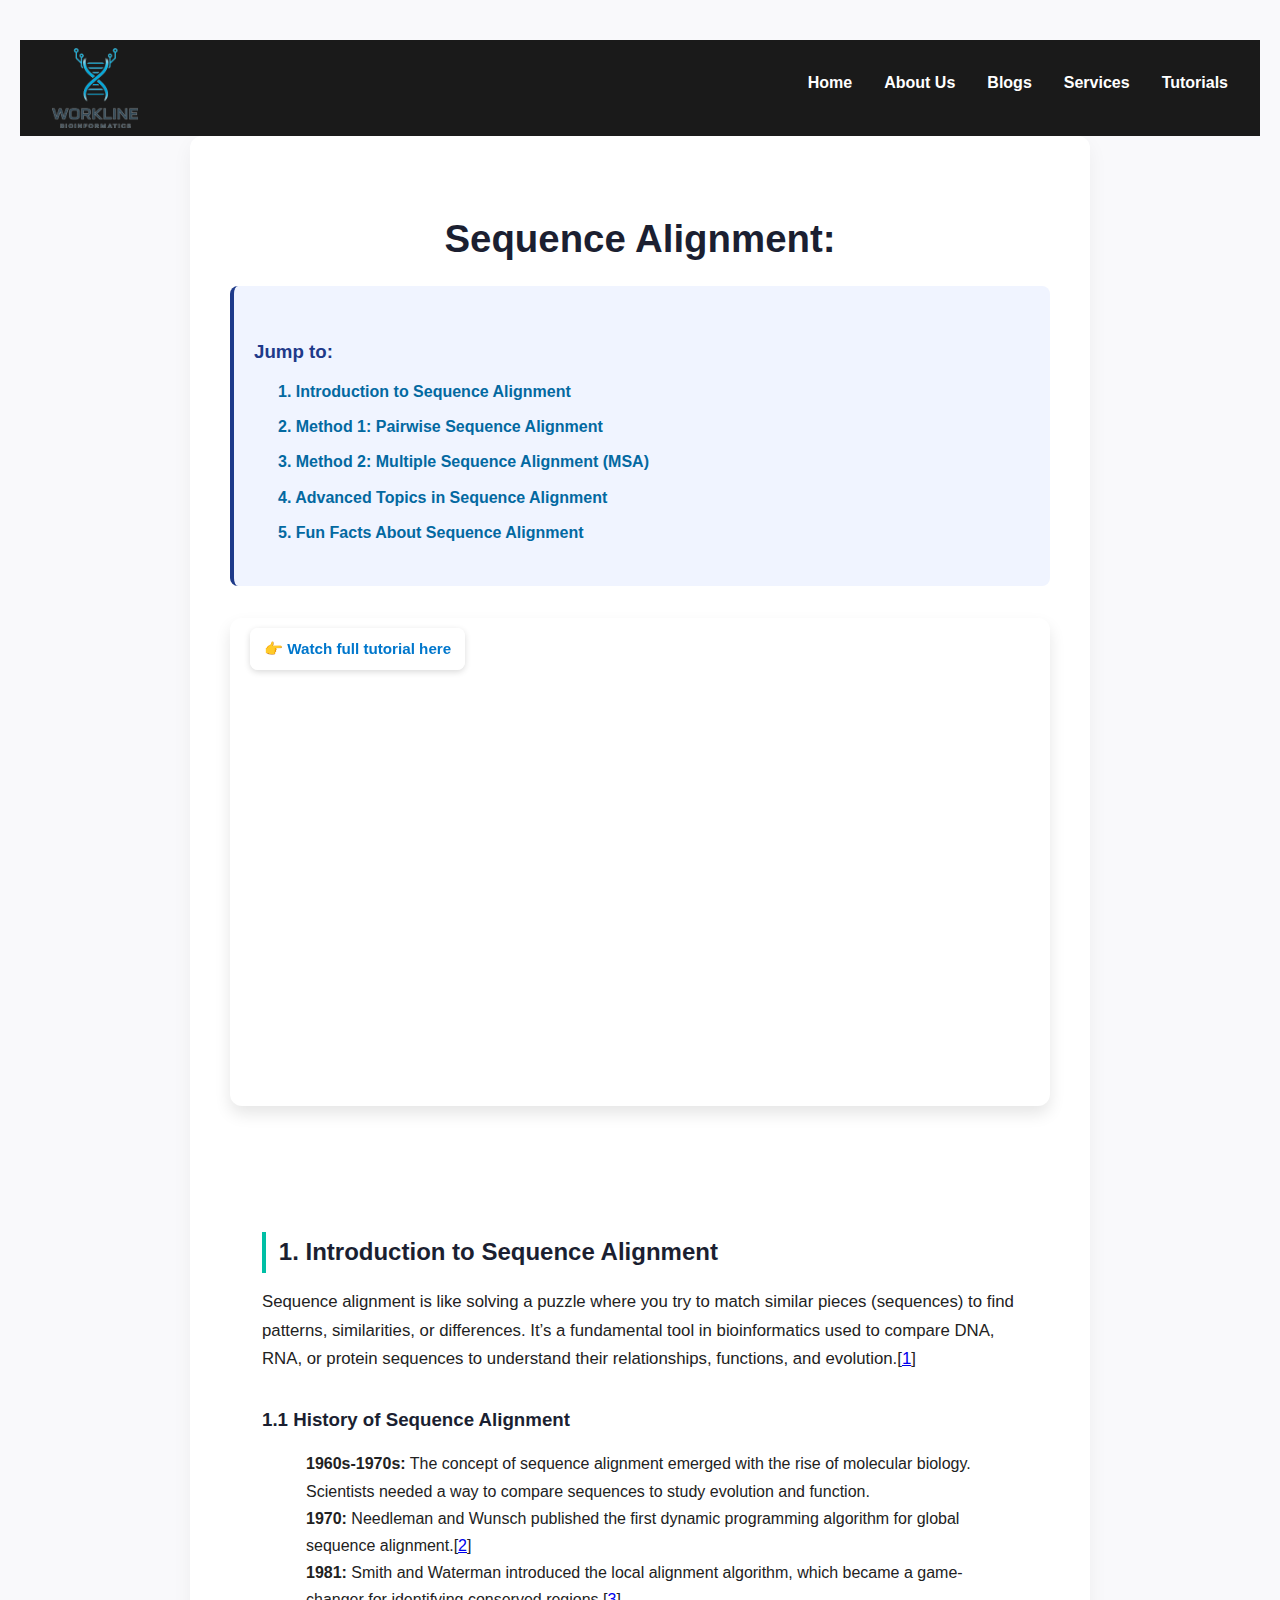
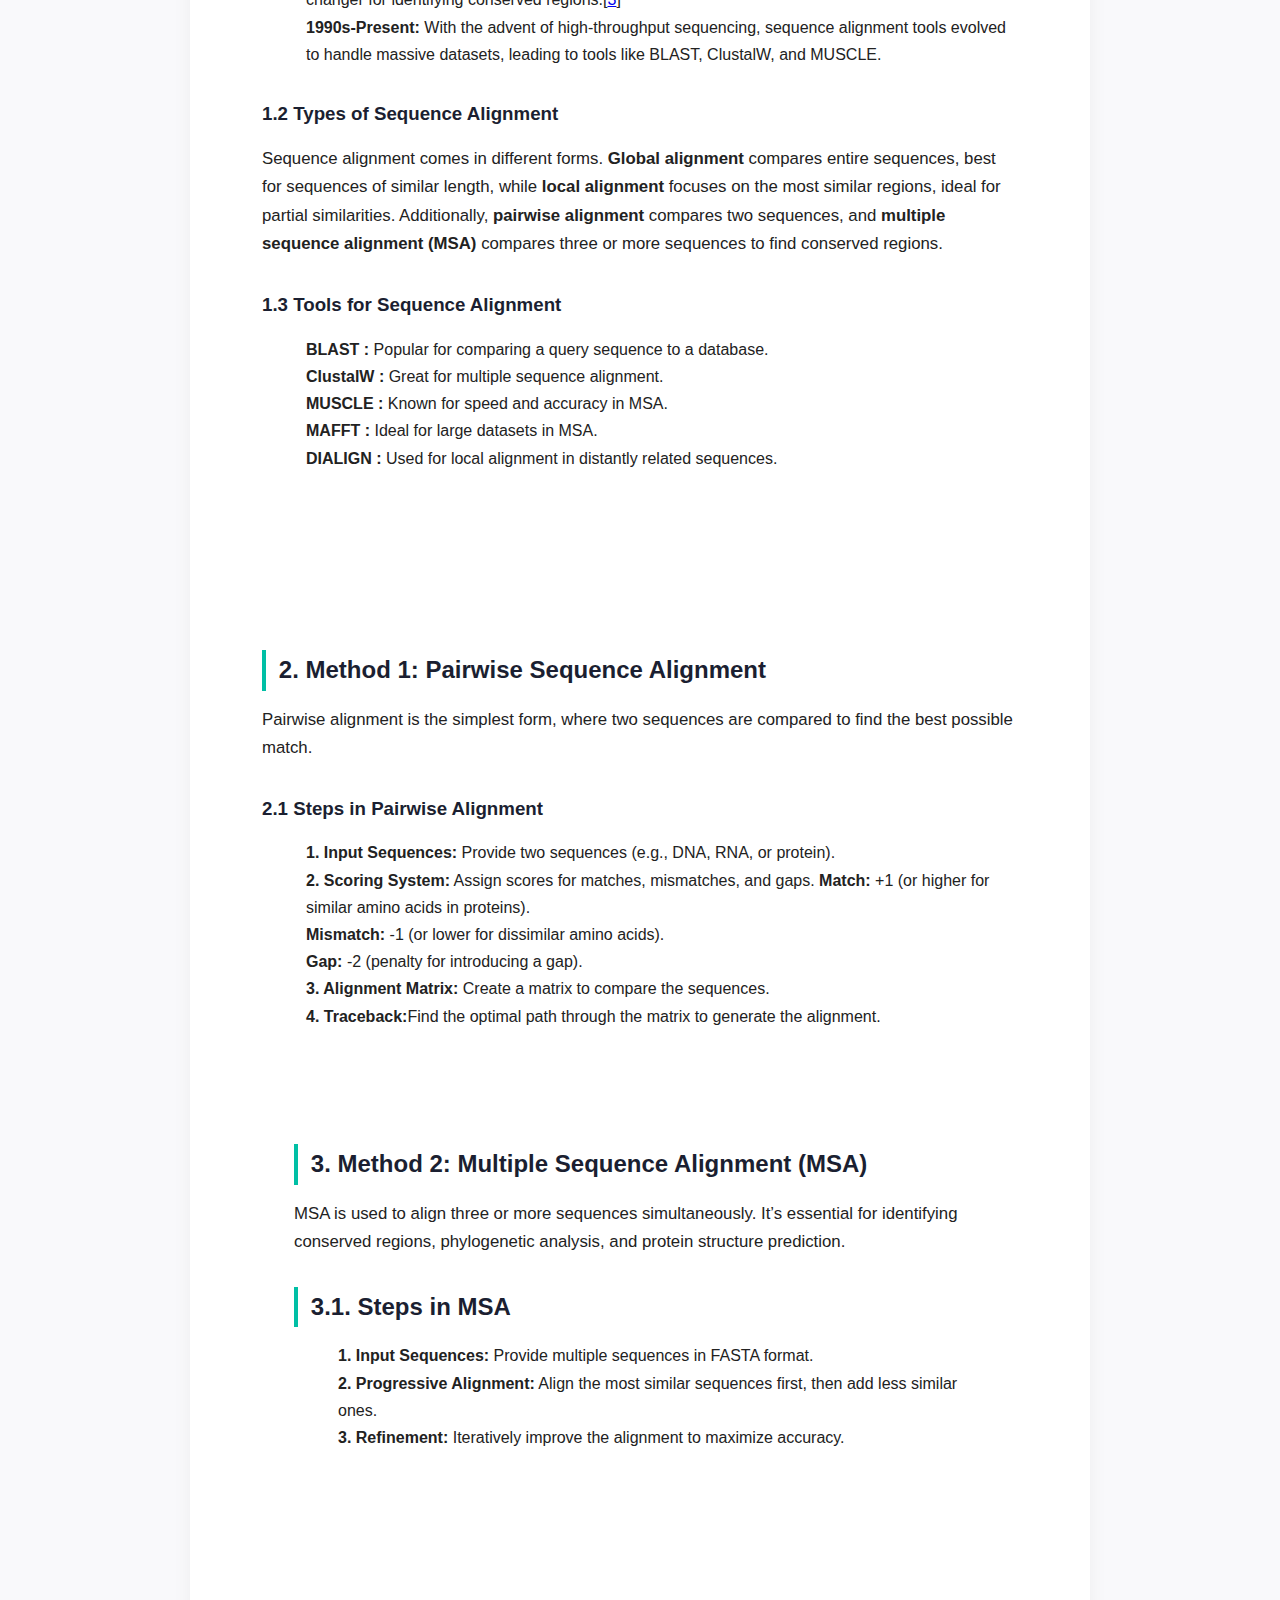
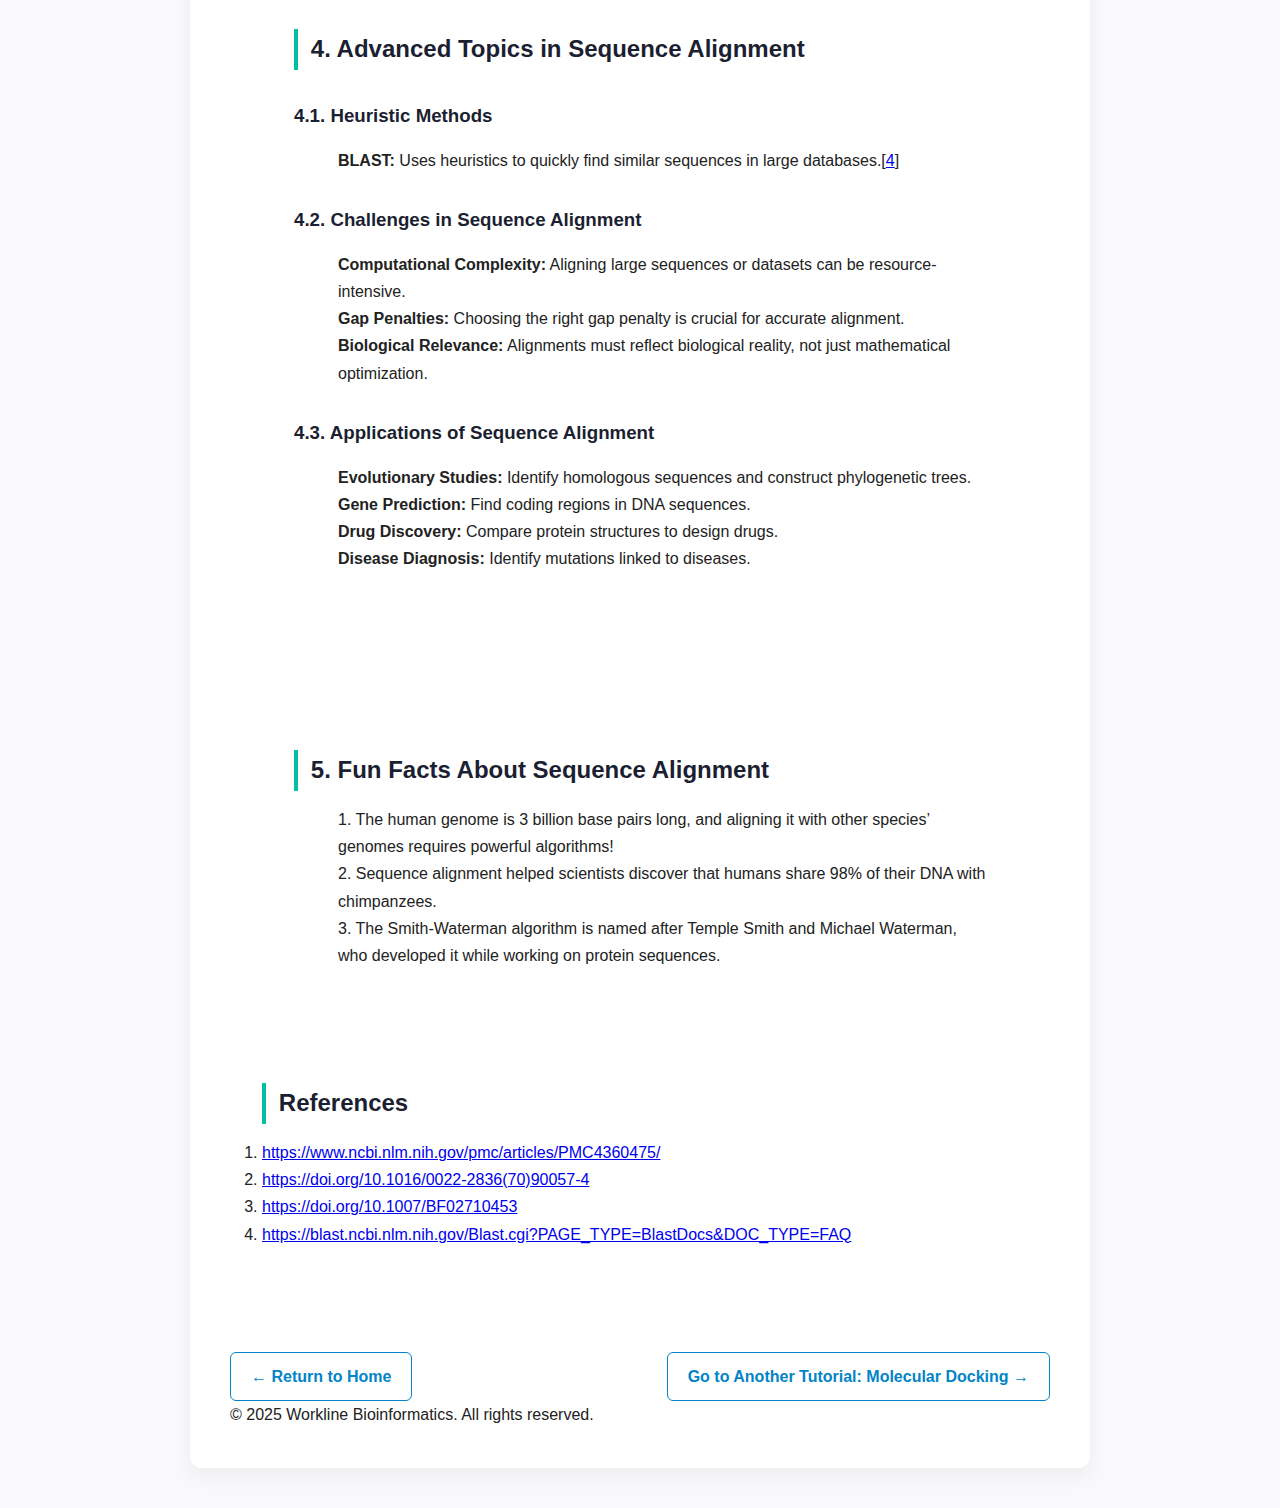
<file: tutorials/sequence_alignment_tutorial.html>
<!DOCTYPE html>
<html lang="en">
<head>
  <meta charset="UTF-8" />
  <meta name="viewport" content="width=device-width, initial-scale=1.0"/>
  <title>Workline Bioinformatics | Tutorials</title>
  <link rel="stylesheet" href="../style_final.css" />
  <link rel="stylesheet" href="https://cdnjs.cloudflare.com/ajax/libs/font-awesome/6.4.0/css/all.min.css">
  <style>
  * {
    margin: 0;
    padding: 0;
    box-sizing: border-box;
  }

  body {
    font-family: 'Inter', sans-serif;
    line-height: 1.7;
    background: #f9f9fb;
    color: #222;
    padding: 40px 20px;
  }

  .container {
    max-width: 900px;
    margin: auto;
    background: #fff;
    padding: 40px;
    box-shadow: 0 8px 20px rgba(0,0,0,0.05);
    border-radius: 12px;
    position: relative;
  }

  .toc {
    background: #f0f4ff;
    padding: 20px;
    border-left: 4px solid #1e3a8a;
    margin-bottom: 30px;
    border-radius: 8px;
  }

  .toc h3 {
    margin-bottom: 10px;
    color: #1e3a8a;
  }

  .toc ul {
    list-style: none;
    padding-left: 0;
  }

  .toc ul li {
    margin-bottom: 8px;
  }

  .toc ul li a {
    color: #0369a1;
    text-decoration: none;
    font-weight: 600;
  }

  .toc ul li a:hover {
    text-decoration: underline;
  }

  h1, h2, h3 {
    color: #1b1f31;
    margin-top: 30px;
    margin-bottom: 15px;
  }

  p {
    margin-bottom: 20px;
    font-size: 1.05em;
  }

  ul {
    margin-bottom: 20px;
    padding-left: 20px;
  }

  ul li {
    margin-bottom: 10px;
  }

  table {
    width: 100%;
    border-collapse: collapse;
    margin: 20px 0;
  }

  table, th, td {
    border: 1px solid #ddd;
  }

  th, td {
    padding: 12px;
    text-align: left;
  }

  th {
    background: #f1f5f9;
  }

  .highlight {
    background: #e0f2fe;
    padding: 16px;
    border-left: 4px solid #0284c7;
    border-radius: 6px;
    margin: 30px 0;
  }

  .video-container {
    position: relative;
    margin: 2rem 0;
    text-align: center;
    border-radius: 12px;
    overflow: hidden;
    box-shadow: 0 8px 16px rgba(0,0,0,0.1);
  }

  .video-container iframe {
    width: 100%;
    border: none;
  }

  .video-container .watch-note {
    position: absolute;
    top: 10px;
    left: 20px;
    background: rgba(255,255,255,0.85);
    padding: 8px 14px;
    border-radius: 8px;
    font-weight: bold;
    color: #0077cc;
    font-size: 0.95rem;
    box-shadow: 0 2px 6px rgba(0,0,0,0.15);
    display: flex;
    align-items: center;
    gap: 8px;
  }

    .video-container .watch-note {
      font-size: 0.8rem;
      top: 8px;
      left: 12px;
    }
  }
    .footer-note {
      margin-top: 40px;
      font-size: 0.9em;
      color: #555;
      text-align: center;
    }

    .bottom-links {
      display: flex;
      justify-content: space-between;
      align-items: center;
      margin-top: 40px;
      flex-wrap: wrap;
      gap: 10px;
    }

    .bottom-links a {
      text-decoration: none;
      color: #0284c7;
      font-weight: 600;
      border: 1px solid #0284c7;
      padding: 10px 20px;
      border-radius: 6px;
      transition: all 0.3s ease;
    }

    .bottom-links a:hover {
      background-color: #0284c7;
      color: white;
    }

    @media (max-width: 768px) {
      .container {
        padding: 25px;
      }

      .blog-header h1 {
        font-size: 2em;
      }

      .bottom-links {
        flex-direction: column;
        align-items: flex-start;
      }
    }
</style>
</head>
<body>

  <!-- Navigation -->
  <nav>
  <div class="nav-flex">
    <a href="../index.html" class="logo">
      <img src="../images/logo_transparent_1.png" alt="Workline Bioinformatics Logo">
    </a>
    <ul>
      <li><a href="../index.html">Home</a></li>
      <li><a href="../about.html">About Us</a></li>
      <li><a href="../blogs.html">Blogs</a></li>
      <li><a href="../services.html">Services</a></li>
      <li><a href="../tutorials.html">Tutorials</a></li>
    </ul>
  </div>
</nav>
  <div class="container">
    <h1>Sequence Alignment:</h1>

    <!-- Table of Contents -->
    <div class="toc">
      <h3>Jump to:</h3>
      <ul>
  <li><a href="#intro-alignment">1. Introduction to Sequence Alignment</a></li> 
  <li><a href="#pairwise-alignment">2. Method 1: Pairwise Sequence Alignment</a></li>
  <li><a href="#msa">3. Method 2: Multiple Sequence Alignment (MSA)</a></li>
  <li><a href="#advanced-topics">4. Advanced Topics in Sequence Alignment</a></li>
  <li><a href="#fun-facts">5. Fun Facts About Sequence Alignment</a></li>
      </ul>
    </div>
<div class="video-container" style="position: relative; margin: 2rem 0; text-align: center;">
  <!-- YouTube Video -->
  <iframe width="100%" height="480" 
    src="https://www.youtube.com/embed/YQ2whOBpNEg" 
    title="NGS Overview" 
    frameborder="0" 
    allow="accelerometer; autoplay; clipboard-write; encrypted-media; gyroscope; picture-in-picture" 
    allowfullscreen>
  </iframe>

  <!-- Pointer Note -->
  <div style="
    position: absolute;
    top: 10px;
    left: 20px;
    background: rgba(255,255,255,0.85);
    padding: 8px 14px;
    border-radius: 8px;
    font-weight: bold;
    color: #0077cc;
    font-size: 0.95rem;
    box-shadow: 0 2px 6px rgba(0,0,0,0.15);
    display: flex;
    align-items: center;
    gap: 8px;
  ">
    👉 Watch full tutorial here
  </div>
</div>
        <section id="intro-alignment">

<h2>1. Introduction to Sequence Alignment</h2>
<p>Sequence alignment is like solving a puzzle where you try to match similar pieces (sequences) to find patterns, similarities, or differences. It’s a fundamental tool in bioinformatics used to compare DNA, RNA, or protein sequences to understand their relationships, functions, and evolution.[<a href="#ref11">1</a>]</p>
            
            <h3>1.1 History of Sequence Alignment</h3>
            <ul>
                <strong>1960s-1970s:</strong> The concept of sequence alignment emerged with the rise of molecular biology. Scientists needed a way to compare sequences to study evolution and function.<br>
                <strong>1970:</strong> Needleman and Wunsch published the first dynamic programming algorithm for global sequence alignment.[<a href="#ref11">2</a>]<br>
                <strong>1981:</strong> Smith and Waterman introduced the local alignment algorithm, which became a game-changer for identifying conserved regions.[<a href="#ref3">3</a>]<br>
                <strong>1990s-Present:</strong> With the advent of high-throughput sequencing, sequence alignment tools evolved to handle massive datasets, leading to tools like BLAST, ClustalW, and MUSCLE.<br>
            </ul>
            <h3>1.2 Types of Sequence Alignment</h3>
            <p>
                Sequence alignment comes in different forms. <strong>Global alignment</strong> compares entire sequences, best for sequences of similar length, while <strong>local alignment</strong> focuses on the most similar regions, ideal for partial similarities. Additionally, <strong>pairwise alignment</strong> compares two sequences, and <strong>multiple sequence alignment (MSA)</strong> compares three or more sequences to find conserved regions.
            </p>
            <h3>1.3 Tools for Sequence Alignment</h3>
            <ul>
                  <strong>BLAST :</strong> Popular for comparing a query sequence to a database.<br>
                  <strong>ClustalW :</strong> Great for multiple sequence alignment.<br>
                  <strong>MUSCLE :</strong> Known for speed and accuracy in MSA.<br>
                  <strong>MAFFT :</strong> Ideal for large datasets in MSA.<br>
                  <strong>DIALIGN :</strong> Used for local alignment in distantly related sequences.<br>
            </ul>
         </section>
         <section id="pairwise-alignment">
            <h2>2. Method 1: Pairwise Sequence Alignment</h2>
            <p>Pairwise alignment is the simplest form, where two sequences are compared to find the best possible match.</p>
            <h3>2.1 Steps in Pairwise Alignment</h3>
            <ul>
                   <strong>1. Input Sequences:</strong> Provide two sequences (e.g., DNA, RNA, or protein).<br>
                   <strong>2. Scoring System:</strong>  Assign scores for matches, mismatches, and gaps.
                       <strong>Match:</strong> +1 (or higher for similar amino acids in proteins).<br>
                       <strong>Mismatch:</strong> -1 (or lower for dissimilar amino acids).<br>
                      <strong>Gap:</strong> -2 (penalty for introducing a gap).<br>
                   <strong>3. Alignment Matrix:</strong> Create a matrix to compare the sequences.<br>
                   <strong>4. Traceback:</strong>Find the optimal path through the matrix to generate the alignment.<br>
             </ul> 
          <section id="msa">     
            <h2>3. Method 2: Multiple Sequence Alignment (MSA)</h2>
            <p>MSA is used to align three or more sequences simultaneously. It’s essential for identifying conserved regions, phylogenetic analysis, and protein structure prediction.</p>
            
             <h2>3.1. Steps in MSA</h2>
             <ul>
                 <strong>1. Input Sequences:</strong> Provide multiple sequences in FASTA format.<br>
                 <strong>2. Progressive Alignment:</strong> Align the most similar sequences first, then add less similar ones.<br>
                 <strong>3. Refinement:</strong> Iteratively improve the alignment to maximize accuracy.<br>
             </ul>
          </section>
          <section id="advanced-topics">
             <h2>4. Advanced Topics in Sequence Alignment</h2>

                <h3>4.1. Heuristic Methods</h3>
                <ul>
                    <strong>BLAST:</strong> Uses heuristics to quickly find similar sequences in large databases.[<a href="#ref4">4</a>]<br>
                </ul>

                <h3>4.2. Challenges in Sequence Alignment</h3>
                <ul>
                    <strong>Computational Complexity:</strong> Aligning large sequences or datasets can be resource-intensive.<br>
                    <strong>Gap Penalties:</strong> Choosing the right gap penalty is crucial for accurate alignment.<br>
                    <strong>Biological Relevance:</strong> Alignments must reflect biological reality, not just mathematical optimization.<br>
                </ul>

            <h3>4.3. Applications of Sequence Alignment</h3>
                <ul>
                    <strong>Evolutionary Studies:</strong> Identify homologous sequences and construct phylogenetic trees.<br>
                    <strong>Gene Prediction:</strong> Find coding regions in DNA sequences.<br>
                    <strong>Drug Discovery:</strong> Compare protein structures to design drugs.<br>
                    <strong>Disease Diagnosis:</strong> Identify mutations linked to diseases.<br>
                 </ul>  
            </section>
            <section id="fun-facts"> 
            <h2>5. Fun Facts About Sequence Alignment</h2>
                <ul>
                1. The human genome is 3 billion base pairs long, and aligning it with other species’ genomes requires powerful algorithms!<br>
                2. Sequence alignment helped scientists discover that humans share 98% of their DNA with chimpanzees.<br>
                3. The Smith-Waterman algorithm is named after Temple Smith and Michael Waterman, who developed it while working on protein sequences.<br>
                </ul>
            </section>

   <h2>References</h2>
  <ol>
    <li id="ref1"><a href="https://www.ncbi.nlm.nih.gov/pmc/articles/PMC4360475/" target="_blank">https://www.ncbi.nlm.nih.gov/pmc/articles/PMC4360475/</a></li>
    <li id="ref2"><a href="https://doi.org/10.1016/0022-2836(70)90057-4" target="_blank">https://doi.org/10.1016/0022-2836(70)90057-4</a></li>
    <li id="ref3"><a href="https://doi.org/10.1007/BF02710453" target="_blank">https://doi.org/10.1007/BF02710453</a></li>
    <li id="ref4"><a href="https://blast.ncbi.nlm.nih.gov/Blast.cgi?PAGE_TYPE=BlastDocs&DOC_TYPE=FAQ" target="_blank">https://blast.ncbi.nlm.nih.gov/Blast.cgi?PAGE_TYPE=BlastDocs&DOC_TYPE=FAQ</a></li>
  </ol>
</section>
<!-- Bottom Links -->
      <div class="bottom-links">
        <a href="../index.html">← Return to Home</a>
        <a href="molecular_docking.html">Go to Another Tutorial: Molecular Docking →</a>
      </div>

      <div class="footer-note">
        © 2025 Workline Bioinformatics. All rights reserved.
      </div>
    </div>
  </div>
</body>
</html>

</body>
</html>
</file>
<file: style_final.css>
:root {
      --primary: #00bfa5;
      --light: #fdfdfd;
      --dark: #1a1a1a;
      --accent: #e0f7fa;
      --text: #333;
    }

    * {
      box-sizing: border-box;
      margin: 0;
      padding: 0;
    }

    html, body {
      font-family: 'Segoe UI', sans-serif;
      background: var(--light);
      color: var(--text);
      scroll-behavior: smooth;
    }

nav {
  background: var(--dark);
  padding: 0.5rem 2rem; /* Reduced padding to control height */
  position: sticky;
  top: 0;
  z-index: 1000;
}

.nav-flex {
  display: flex;
  align-items: center;         /* Vertically centers logo and nav */
  justify-content: space-between;
  flex-wrap: wrap;
}

.logo img {
  height: 80px;                /* FIXED max height */
  width: auto;                 /* Maintain aspect ratio */
  object-fit: contain;
}

nav ul {
  list-style: none;
  display: flex;
  gap: 2rem;
  margin: 0;
  padding: 0;
}

nav a {
  color: #fff;
  text-decoration: none;
  font-weight: 600;
  transition: color 0.3s;
  line-height: 1;              /* Aligns with logo */
  display: flex;
  align-items: center;
}

nav a:hover {
  color: var(--primary);
}

    header.hero {
      background: url('images/logo.png') no-repeat center center/cover;
      text-align: center;
      padding: 7rem 2rem;
      color: #fff;
      position: relative;
    }

    header.hero::after {
      content: "";
      position: absolute;
      top: 0; left: 0; right: 0; bottom: 0;
      background: rgba(0, 0, 0, 0.6);
      z-index: 0;
    }

    header.hero h1, header.hero p {
      position: relative;
      z-index: 1;
    }

    header.hero h1 {
      font-size: 3.2rem;
    }

    header.hero p {
      font-size: 1.4rem;
      margin-top: 1rem;
    }

    section {
      padding: 4rem 2rem;
      opacity: 1;
    }

    .features, .how-it-works, .testimonials, .cta, .faq, .about, .contact {
      max-width: 1100px;
      margin: auto;
    }

    .cards {
      display: flex;
      gap: 2rem;
      flex-wrap: wrap;
      justify-content: center;
    }

    .card {
      background: var(--dark);
      padding: 2rem;
      border-radius: 12px;
      box-shadow: 0 10px 25px rgba(0, 0, 0, 0.1);
      flex: 1 1 280px;
      transition: transform 0.4s ease;
      text-align: center;
      color: white
    }

    .card:hover {
      transform: translateY(-12px);
    }

    .card h3 {
      margin-bottom: 1rem;
      color: var(--primary);
    }

    .card button {
      margin-top: 1rem;
      padding: 0.6rem 1.2rem;
      background: var(--primary);
      color: #fff;
      border: none;
      border-radius: 6px;
      cursor: pointer;
      transition: background 0.3s;
    }

    .card button:hover {
      background: #009e88;
    }

    .how-it-works-steps {
      display: grid;
      grid-template-columns: repeat(auto-fit, minmax(250px, 1fr));
      gap: 2rem;
      margin-top: 2rem;
    }

    .how-it-works-step {
      background: #fff;
      padding: 1.5rem;
      border-left: 5px solid var(--primary);
      border-radius: 10px;
      box-shadow: 0 5px 12px rgba(0, 0, 0, 0.05);
    }

    .testimonial-wrapper {
      overflow: hidden;
      position: relative;
    }

    .testimonial-container {
      display: flex;
      transition: transform 0.6s ease;
      touch-action: pan-x;
      width: 100%;
    }

    .testimonial-card {
      background: #e0f7fa;
      padding: 2rem;
      border-radius: 12px;
      flex: 0 0 100%;
      box-shadow: 0 5px 14px rgba(0, 0, 0, 0.1);
      text-align: center;
    }

    .stars {
      color: gold;
      font-size: 1.2rem;
      margin: 0.5rem 0;
    }

    .testimonial-nav {
      display: flex;
      justify-content: space-between;
      margin-top: 1.5rem;
    }

    .testimonial-nav button {
      background: none;
      border: none;
      font-size: 2.5rem;
      cursor: pointer;
      color: var(--primary);
      transition: color 0.3s;
    }

    .testimonial-nav button:hover {
      color: #00796b;
    }

    .about, .contact, .cta, .faq {
      text-align: center;
    }

    .social-links {
      margin-top: 1.2rem;
    }

    .social-links a {
      margin: 0 0.6rem;
      color: var(--primary);
      font-size: 1.6rem;
      transition: color 0.3s;
    }

    .social-links a:hover {
      color: #00796b;
    }

    .faq-item {
      margin: 1.5rem 0;
    }

    footer {
      background: var(--dark);
      color: #fff;
      padding: 2rem;
      text-align: center;
    }

    /* Animations */
    @keyframes fadeSlideUp {
      from { transform: translateY(60px); opacity: 0; }
      to { transform: translateY(0); opacity: 1; }
    }

    .animate {
      animation: fadeSlideUp 0.8s ease forwards;
    }

/* Full-width backgrounds for sections */
.full-width-section {
  width: 100%;
}

.features-bg {
  background: linear-gradient(to right, #e0f7fa, #ffffff);
}

.how-bg {
  background: #f1f8e9;
}

.testimonial-bg {
  background: white;
}

.cta-bg {
  background: linear-gradient(to right, #00bfa5, #004d40);
  color: white;
}

.faq-bg {
  background: white;
}

.about-bg {
  background: #ede7f6;
}

.contact-bg {
  background: #e1f5fe;
}

footer.footer-grid {
  display: flex;
  justify-content: space-between;
  flex-wrap: wrap;
  background: #f4f4f4;
  padding: 3rem 2rem;
  border-top: 4px solid var(--primary);
  font-size: 0.95rem;
}

.footer-column {
  flex: 1 1 250px;
  margin: 1rem;
}

.footer-column h2 {
  color: var(--primary);
  font-size: 1.5rem;
  margin-bottom: 1rem;
}

.footer-column p, .footer-column ul, .footer-column a {
  color: var(--text);
  line-height: 1.6;
  text-decoration: none;
}

.footer-column ul {
  list-style: none;
  padding: 0;
}

.footer-column ul li {
  margin: 0.5rem 0;
}

.footer-column a:hover {
  color: var(--primary);
}

.social-icons i {
  margin: 0 0.6rem;
  color: var(--primary);
  font-size: 1.6rem;
  transition: color 0.3s;
}

.footer-bottom {
  background: var(--dark);
  color: #fff;
  text-align: center;
  padding: 1rem;
}
.button-link {
  display: inline-block;
  color: white;
  text-decoration: none;
  margin-top: 1rem;
  padding: 0.6rem 1.2rem;
  background: var(--primary);
  color: #fff;
  border: none;
  border-radius: 6px;
  cursor: pointer;
  transition: background 0.3s;
  
}
.button-link:hover {
  background-color: #0056b3;
}
body {
  background: url('images/blog-bg.jpg') no-repeat center center fixed;
  background-size: cover;
  position: relative;
}

body::before {
  content: "";
  position: fixed;
  top: 0; left: 0;
  width: 100%; height: 100%;
  background-color: rgba(255, 255, 255, 0.7); /* semi-white overlay for readability */
  z-index: -1;
}

.blog-list {
  display: flex;
  flex-direction: column;
  gap: 3rem;
  padding: 2rem;
  max-width: 1200px;
  margin: 0 auto;
}

.blog-item {
  display: flex;
  flex-direction: row;
  background: rgba(255, 255, 255, 0.9);
  box-shadow: 0 4px 16px rgba(0, 0, 0, 0.15);
  border-radius: 12px;
  overflow: hidden;
  transition: transform 0.3s ease;
}

.blog-item:hover {
  transform: scale(1.01);
}

.blog-img {
  width: 40%;
  height: auto;
  object-fit: cover;
}

.blog-content {
  padding: 1.5rem;
  flex: 1;
  display: flex;
  flex-direction: column;
  justify-content: center;
}

.blog-content h3 {
  font-size: 1.6rem;
  margin-bottom: 0.8rem;
  color: #1e1e1e;
}

.blog-content p {
  font-size: 1rem;
  color: #333;
  margin-bottom: 1rem;
  line-height: 1.6;
}

.blog-content button {
  align-self: flex-start;
  padding: 0.5rem 1.2rem;
  border: none;
  background-color: #0077ff;
  color: #fff;
  font-weight: 600;
  border-radius: 6px;
  cursor: pointer;
  transition: background-color 0.3s ease;
}

.blog-content button:hover {
  background-color: #005fcc;
}
.shine-button {
  display: inline-block;
  padding: 0.8rem 2rem;
  background: var(--primary);
  color: white;
  font-weight: bold;
  border-radius: 8px;
  text-decoration: none;
  box-shadow: 0 0 10px var(--primary), 0 0 20px var(--primary);
  animation: pulseGlow 2s infinite;
  transition: transform 0.2s ease-in-out;
}

.shine-button:hover {
  transform: scale(1.05);
  box-shadow: 0 0 14px #00e6cc, 0 0 28px #00e6cc;
}

@keyframes pulseGlow {
  0% {
    box-shadow: 0 0 10px var(--primary), 0 0 20px var(--primary);
  }
  50% {
    box-shadow: 0 0 20px #00e6cc, 0 0 40px #00e6cc;
  }
  100% {
    box-shadow: 0 0 10px var(--primary), 0 0 20px var(--primary);
  }
}
 body {
      font-family: 'Inter', sans-serif;
      background: #f9fafb;
      color: #1e1e1e;
      line-height: 1.7;
      padding: 40px 20px;
    }

    .container {
      max-width: 1000px;
      margin: auto;
      background: #fff;
      padding: 40px;
      border-radius: 12px;
      box-shadow: 0 10px 30px rgba(0,0,0,0.05);
    }

    h1, h2, h3 {
      color: #1e3a8a;
    }

    h1 {
      font-size: 2.4rem;
      text-align: center;
      margin-bottom: 1.5rem;
    }

    h2 {
      margin-top: 3rem;
      border-left: 4px solid #00bfa5;
      padding-left: 0.8rem;
    }

    ul {
      margin-left: 1.5rem;
      margin-bottom: 1rem;
    }

    .toc {
      background: #e0f7fa;
      padding: 20px;
      margin-bottom: 2rem;
      border-left: 4px solid #00bfa5;
      border-radius: 8px;
    }

    .toc ul {
      list-style: none;
      padding-left: 0;
    }

    .toc li {
      margin: 0.5rem 0;
    }

    .toc a {
      text-decoration: none;
      color: #0284c7;
      font-weight: 600;
    }

    .toc a:hover {
      text-decoration: underline;
    }

    table {
      width: 100%;
      border-collapse: collapse;
      margin: 20px 0;
    }

    table, th, td {
      border: 1px solid #ccc;
    }

    th {
      background: #f1f5f9;
      font-weight: bold;
    }

    th, td {
      padding: 12px;
      text-align: left;
    }

    .highlight {
      background: #f0fdfa;
      border-left: 4px solid #00bfa5;
      padding: 15px;
      border-radius: 8px;
      margin: 20px 0;
    }
</file>
